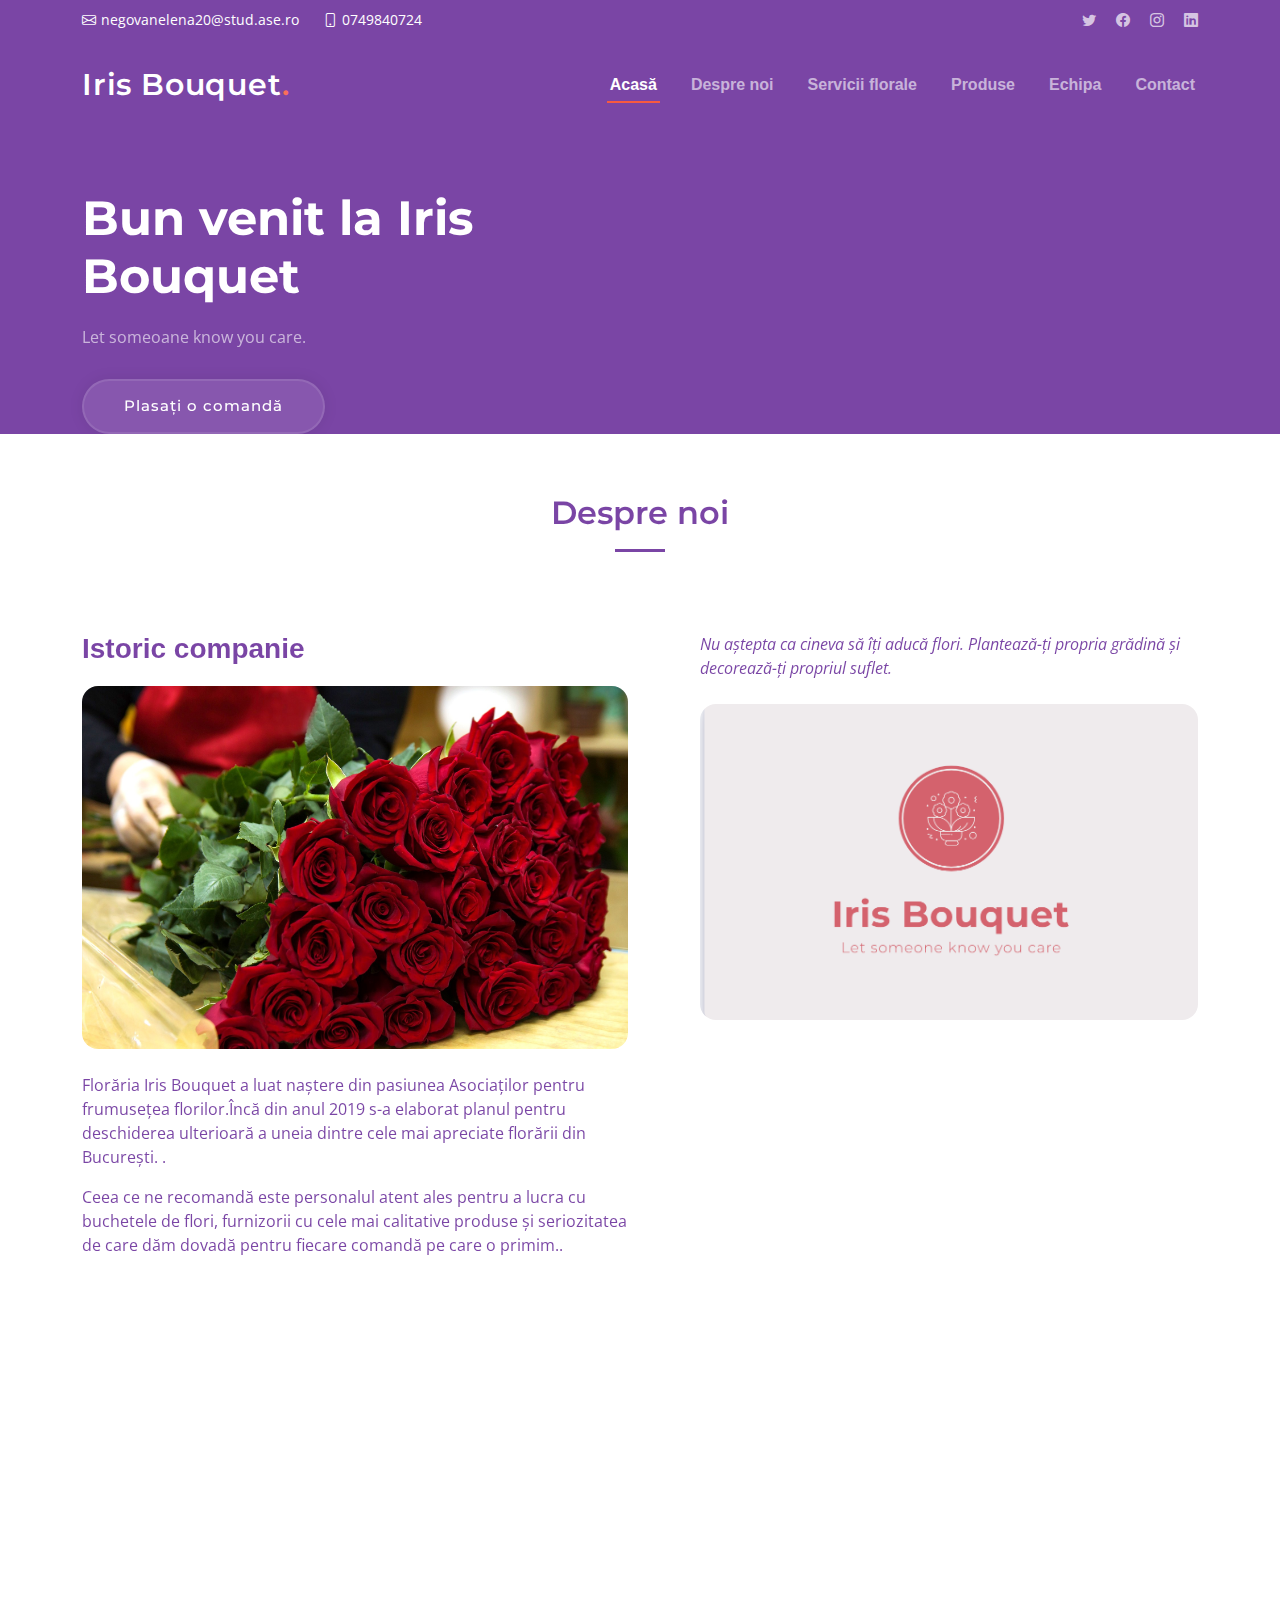
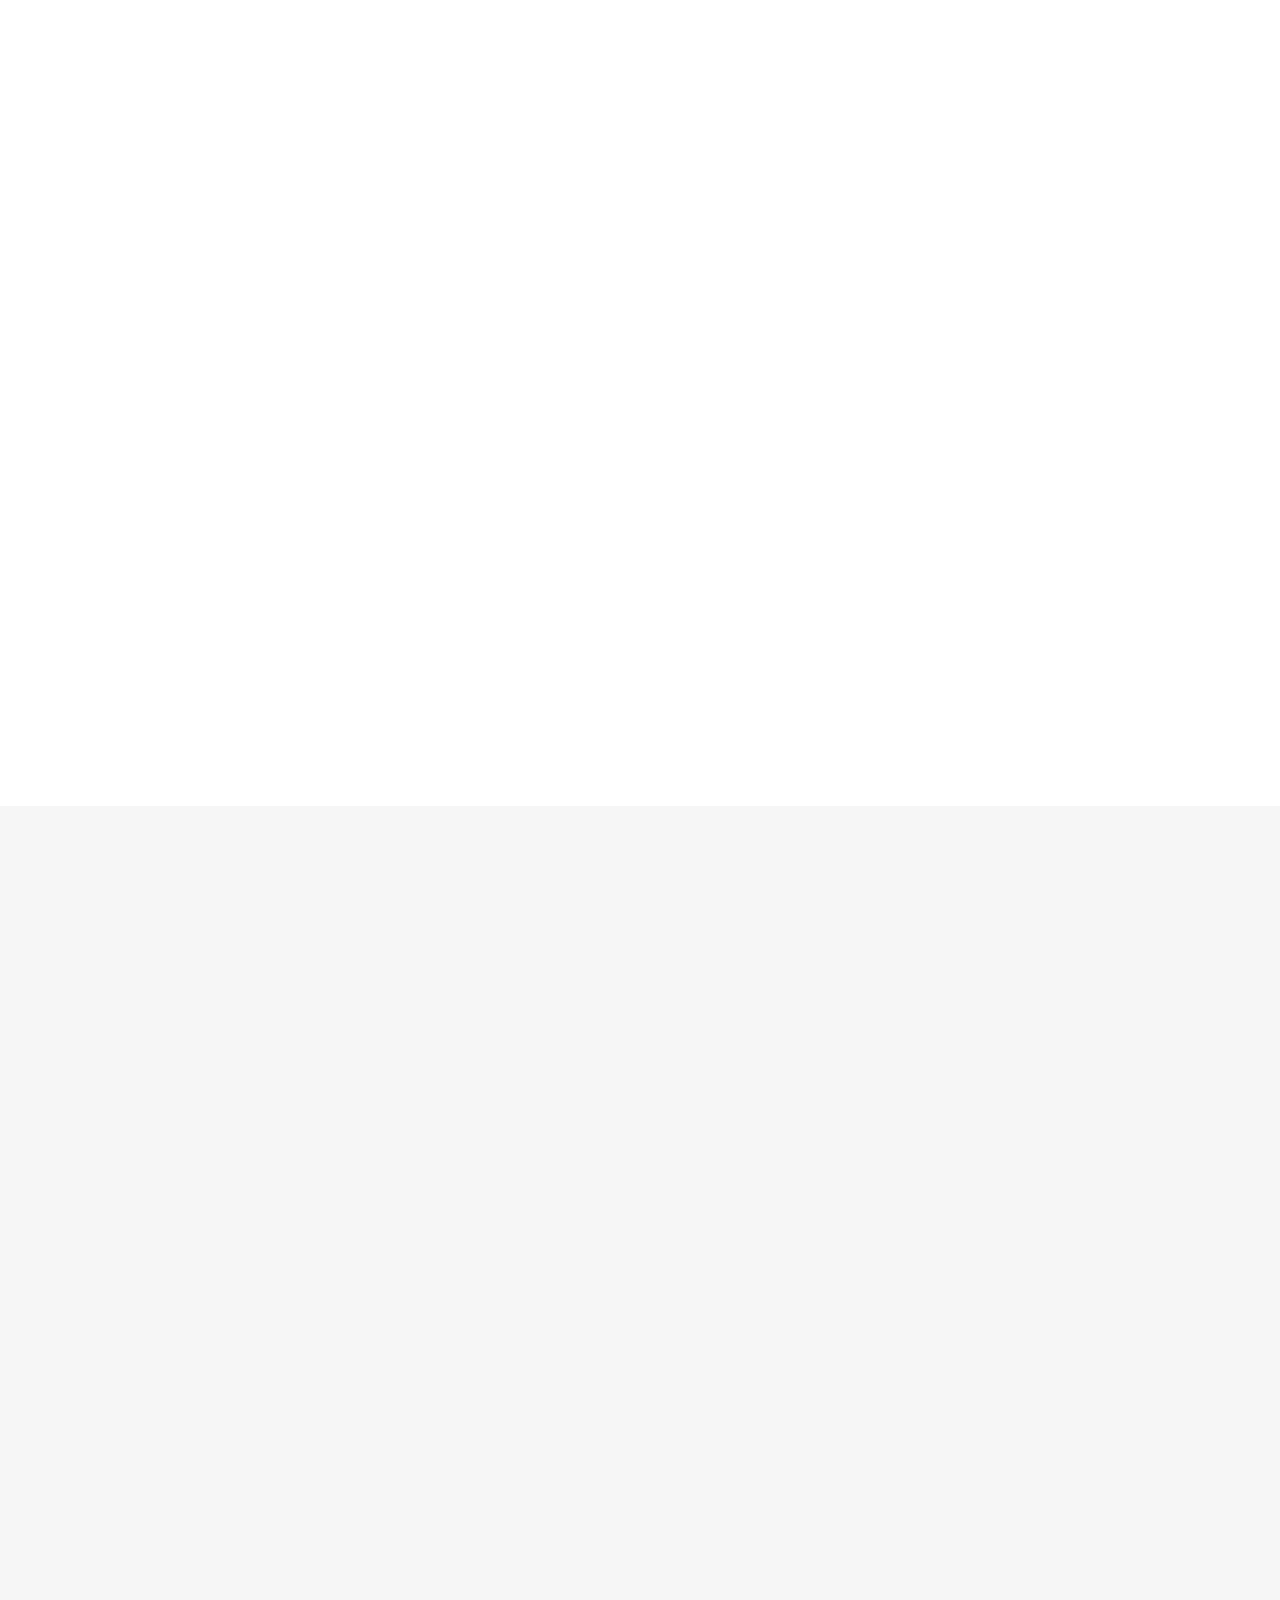
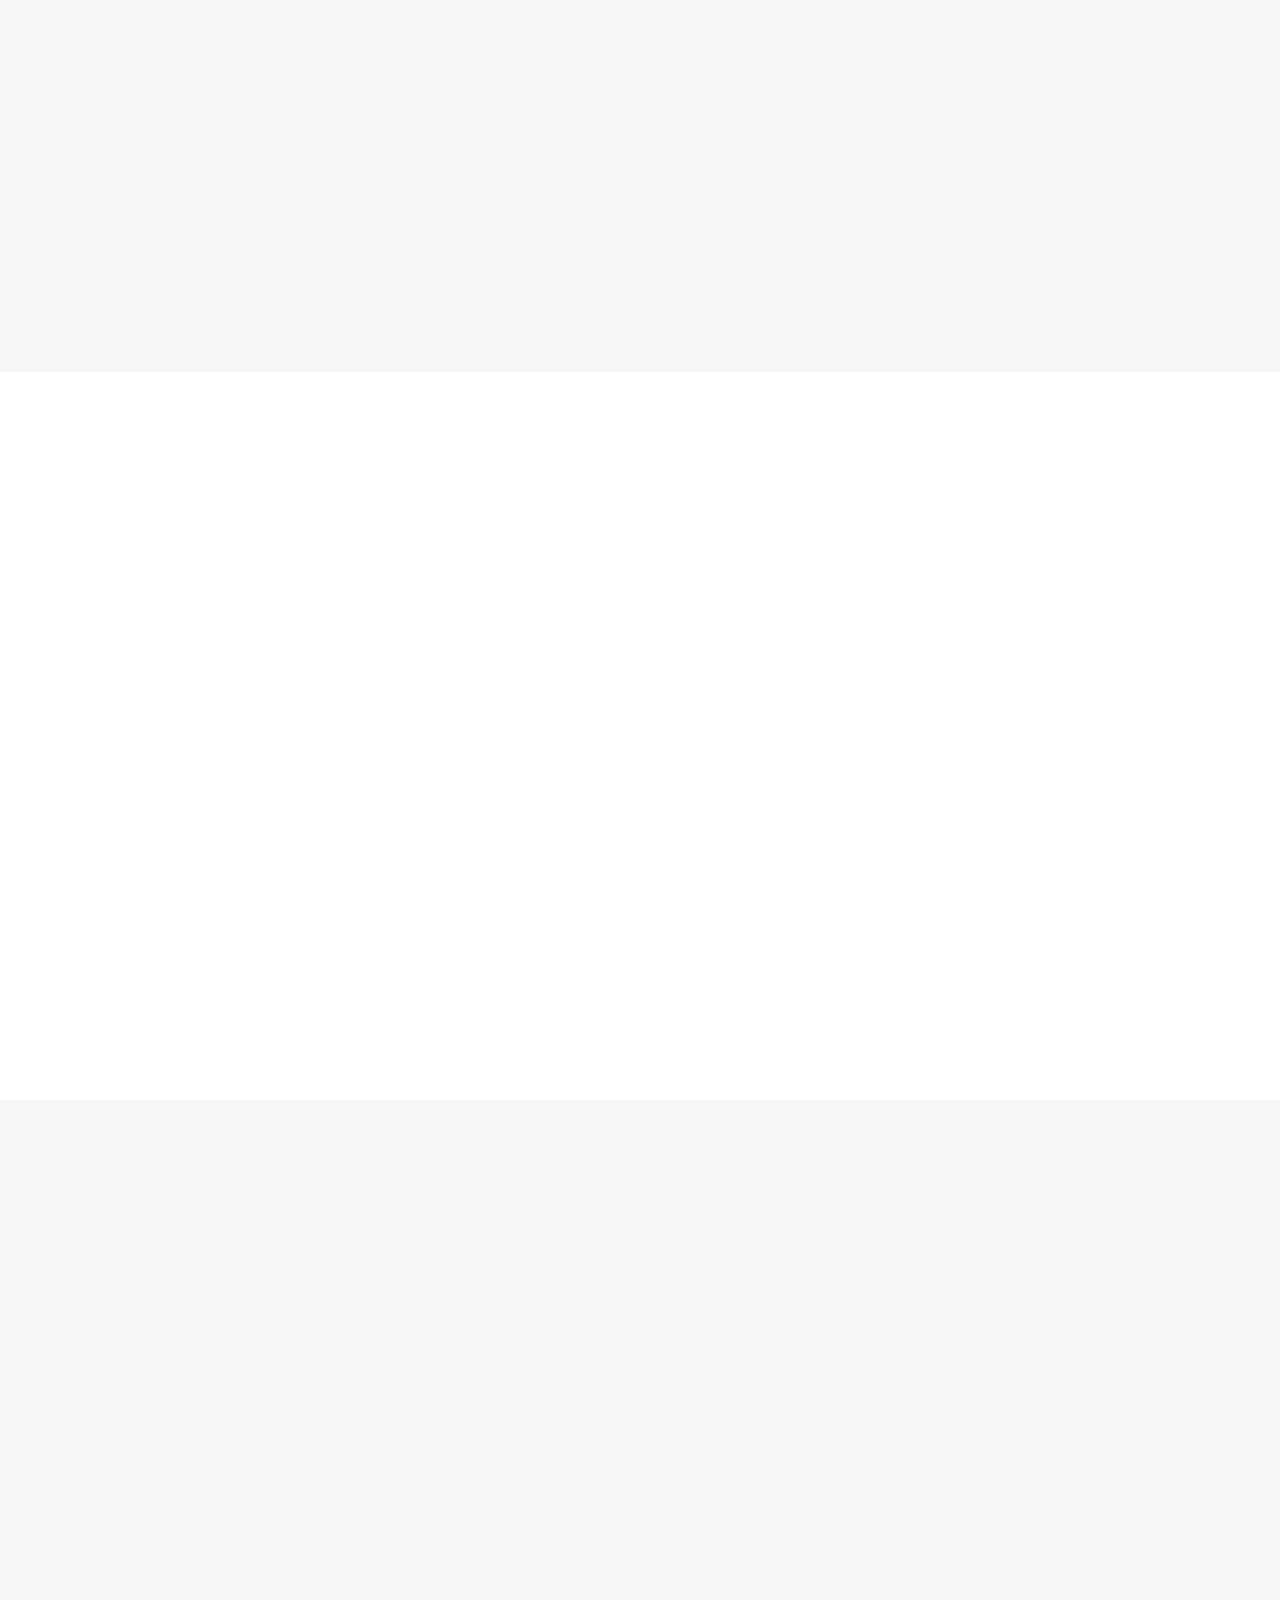
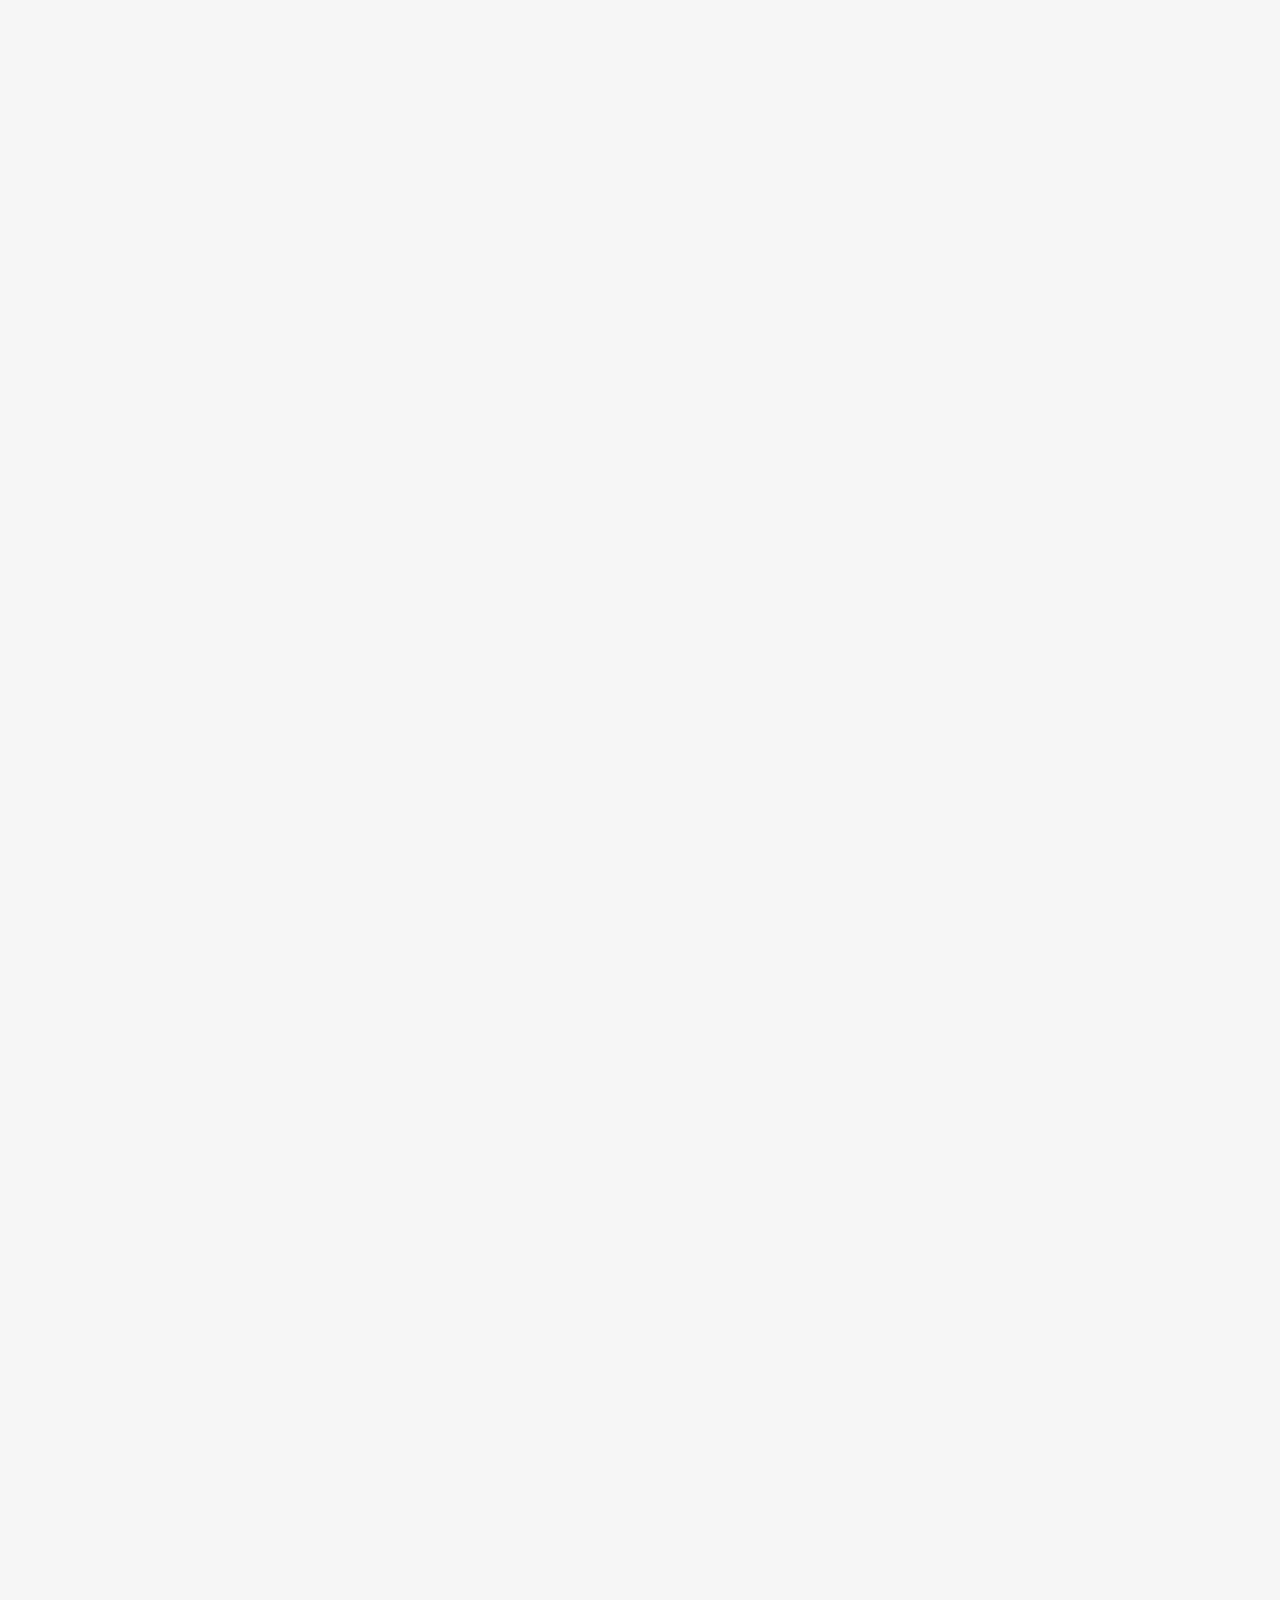
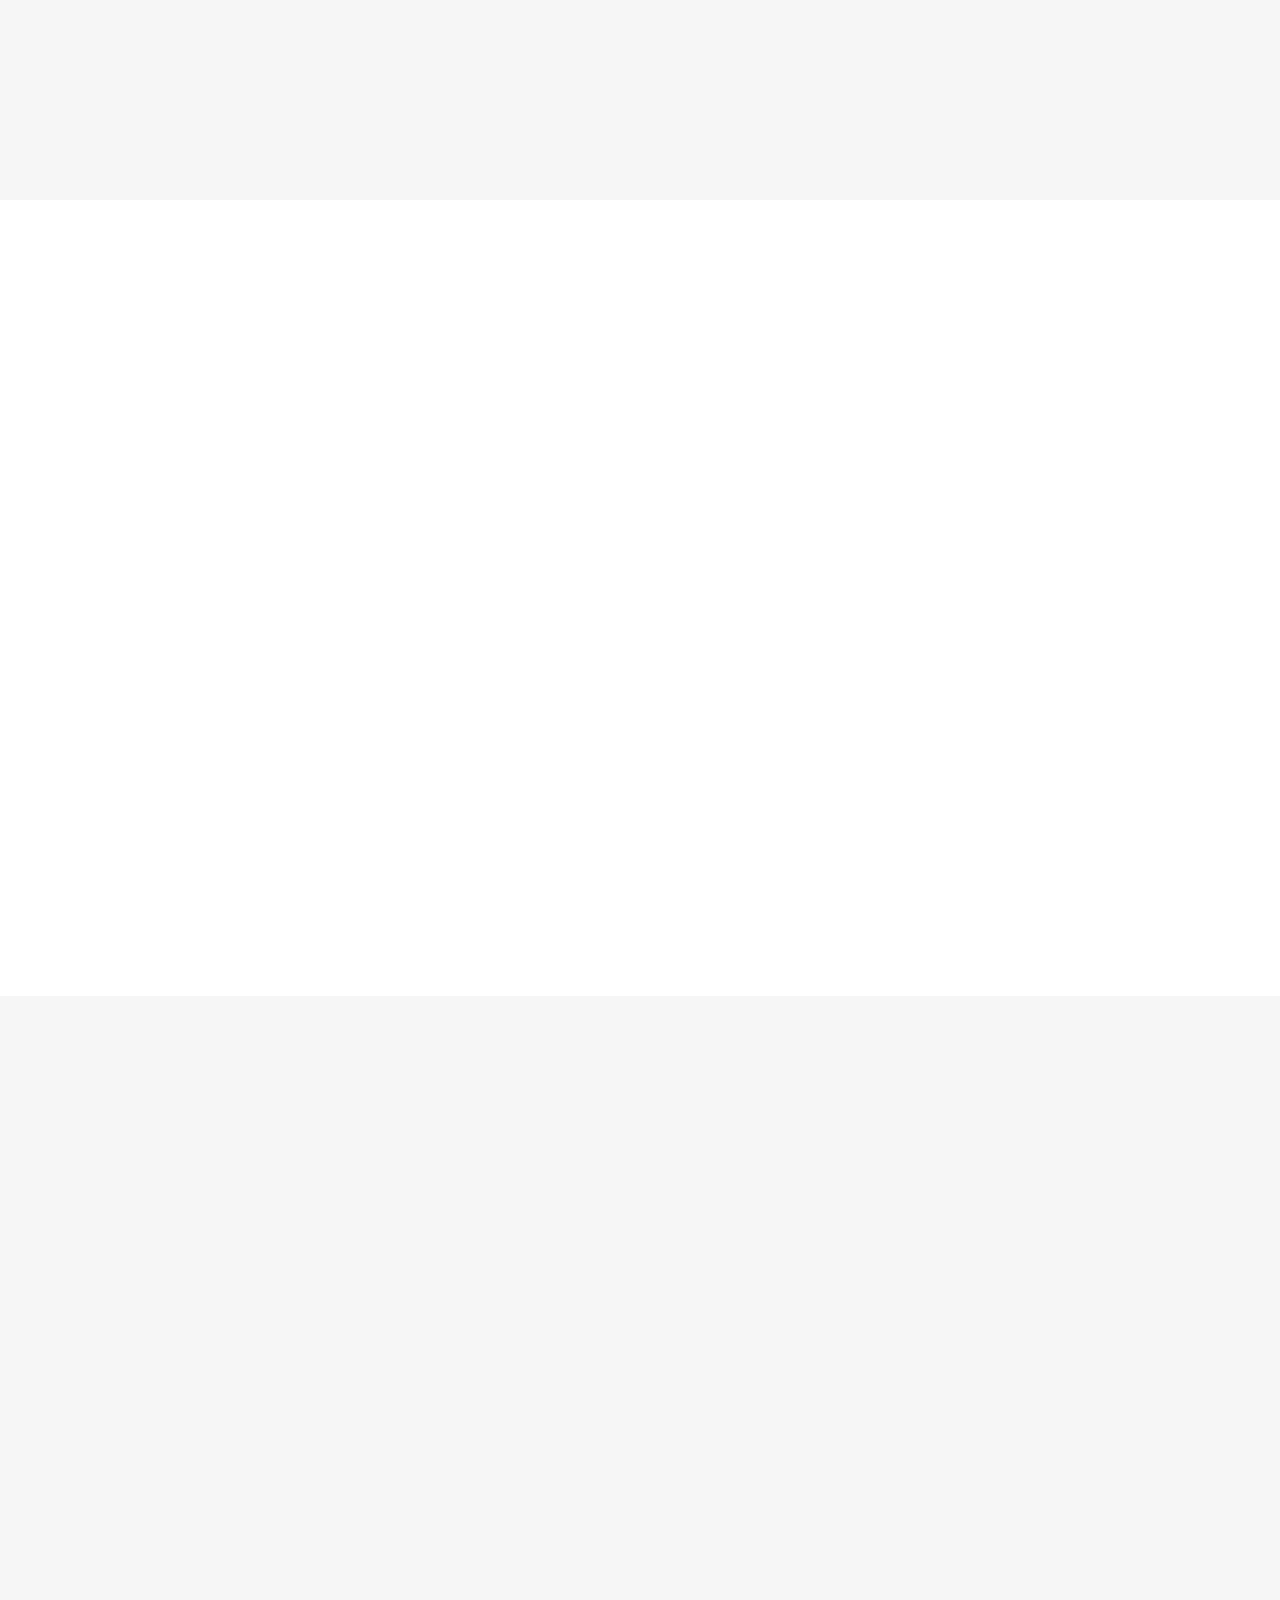
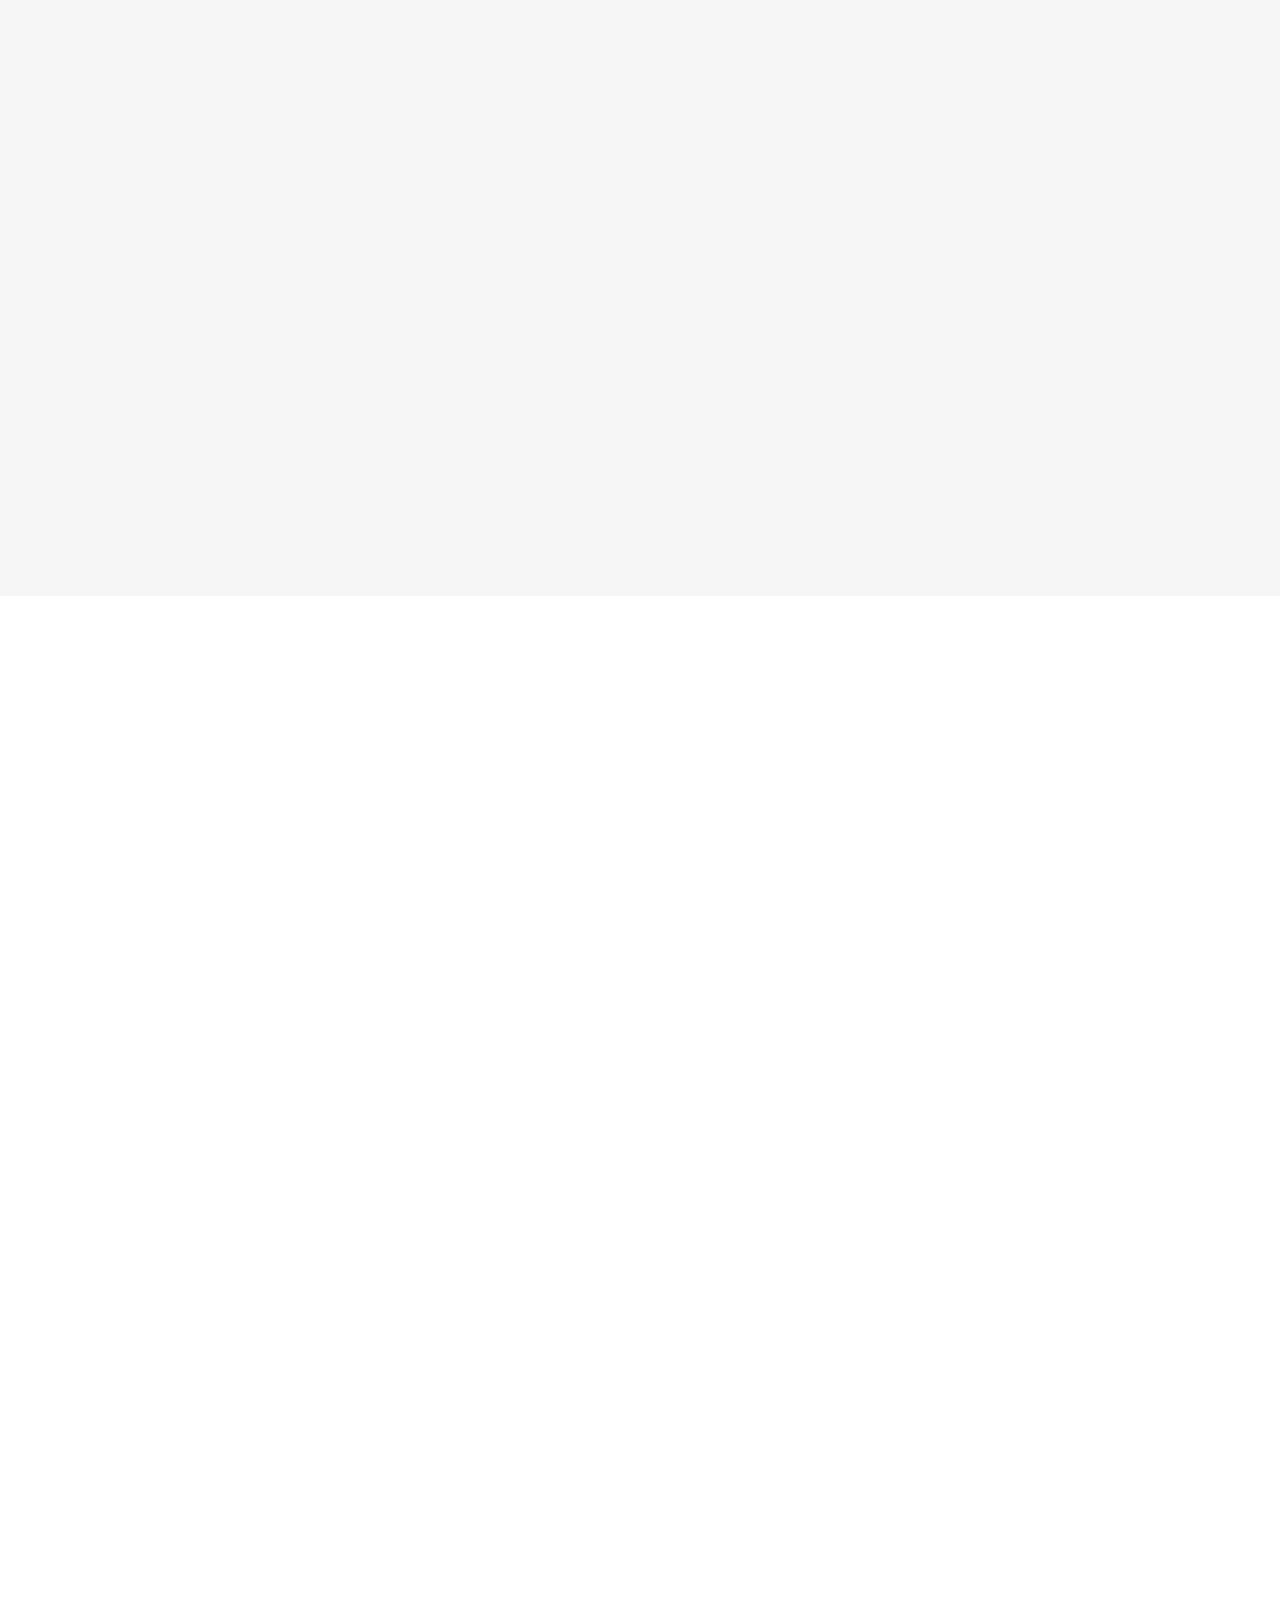
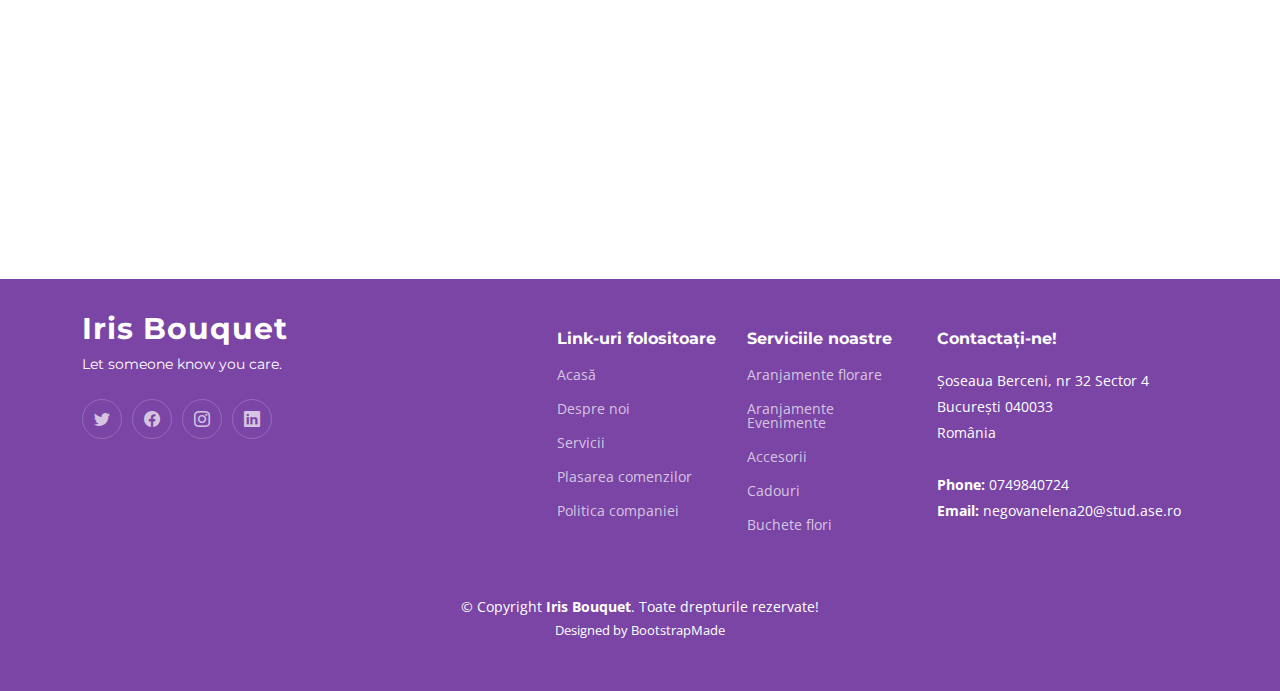
<file: index.html>
<!DOCTYPE html>
<html lang="en">

<head>
  <meta charset="utf-8">
  <meta content="width=device-width, initial-scale=1.0" name="viewport">

  <title>Iris Bouquet</title>
  <meta content="" name="description">
  <meta content="" name="keywords">

  <!-- Favicons -->
  <link href="assets/img/favicon.png" rel="icon">
  <link href="assets/img/apple-touch-icon.png" rel="apple-touch-icon">

  <!-- Google Fonts -->
  <link rel="preconnect" href="https://fonts.googleapis.com">
  <link rel="preconnect" href="https://fonts.gstatic.com" crossorigin>
  <link href="https://fonts.googleapis.com/css2?family=Open+Sans:ital,wght@0,300;0,400;0,500;0,600;0,700;1,300;1,400;1,600;1,700&family=Montserrat:ital,wght@0,300;0,400;0,500;0,600;0,700;1,300;1,400;1,500;1,600;1,700&family=Raleway:ital,wght@0,300;0,400;0,500;0,600;0,700;1,300;1,400;1,500;1,600;1,700&display=swap" rel="stylesheet">

  <!-- Vendor CSS Files -->
  <link href="assets/vendor/bootstrap/css/bootstrap.min.css" rel="stylesheet">
  <link href="assets/vendor/bootstrap-icons/bootstrap-icons.css" rel="stylesheet">
  <link href="assets/vendor/aos/aos.css" rel="stylesheet">
  <link href="assets/vendor/glightbox/css/glightbox.min.css" rel="stylesheet">
  <link href="assets/vendor/swiper/swiper-bundle.min.css" rel="stylesheet">

  <!-- Template Main CSS File -->
  <link href="assets/css/main.css" rel="stylesheet">

  <!-- =======================================================
  * Template Name: Impact
  * Updated: Mar 10 2023 with Bootstrap v5.2.3
  * Template URL: https://bootstrapmade.com/impact-bootstrap-business-website-template/
  * Author: BootstrapMade.com
  * License: https://bootstrapmade.com/license/
  ======================================================== -->
</head>

<body>

  <!-- ======= Header ======= -->
  <section id="topbar" class="topbar d-flex align-items-center">
    <div class="container d-flex justify-content-center justify-content-md-between"</div>
      <div class="contact-info d-flex align-items-center">
        <i class="bi bi-envelope d-flex align-items-center"><a href="mailto:negovanelena20@stud.ase.ro">negovanelena20@stud.ase.ro</a></i>
        <i class="bi bi-phone d-flex align-items-center ms-4"><span>0749840724</span></i>
      </div>
      <div class="social-links d-none d-md-flex align-items-center">
        <a href="#" class="twitter"><i class="bi bi-twitter"></i></a>
        <a href="#" class="facebook"><i class="bi bi-facebook"></i></a>
        <a href="#" class="instagram"><i class="bi bi-instagram"></i></a>
        <a href="#" class="linkedin"><i class="bi bi-linkedin"></i></a>
      </div>
  </section><!-- End Top Bar -->

  <header id="header" class="header d-flex align-items-center">

    <div class="container-fluid container-xl d-flex align-items-center justify-content-between">
      <a href="index.html" class="logo d-flex align-items-center">
        <!-- Uncomment the line below if you also wish to use an image logo -->
        <!-- <img src="assets/img/logo.png" alt=""> -->
        <h1>Iris Bouquet<span>.</span></h1>
      </a>
      <nav id="navbar" class="navbar">
        <ul>
          <li><a href="#hero">Acasă</a></li>
          <li><a href="#Despre">Despre noi</a></li>
          <li><a href="#Serviciiflorale">Servicii florale</a></li>
          <li><a href="#Produse">Produse</a></li>
          <li><a href="#team">Echipa</a></li>
          <li><a href="#contact">Contact</a></li>
        </ul>
      </nav><!-- .navbar -->

      <i class="mobile-nav-toggle mobile-nav-show bi bi-list"></i>
      <i class="mobile-nav-toggle mobile-nav-hide d-none bi bi-x"></i>

    </div>
  </header><!-- End Header -->
  <!-- End Header -->

  <!-- ======= Hero Section ======= -->
  <section id="hero" class="hero">
    <div class="container position-relative">
      <div class="row gy-5" data-aos="fade-in">
        <div class="col-lg-6 order-2 order-lg-1 d-flex flex-column justify-content-center text-center text-lg-start">
          <h2>Bun venit la <span>Iris Bouquet</span></h2>
          <p>Let someoane know you care.</p>
          <div class="d-flex justify-content-center justify-content-lg-start">
            <a href="#about" class="btn-get-started">Plasați o comandă</a>
        </div>
        <div class="col-lg-6 order-1 order-lg-2">
          <background: #6b71db url(../img/backgroung.jpg) center center/cover no-repeat content-box local;>
        </div>
  </section>
  <!-- End Hero Section -->

  <main id="main">

    <!-- ======= About Us Section ======= -->
    <section id="about" class="about">
      <div class="container" data-aos="fade-up">

        <div class="section-header">
          <h2>Despre noi</h2>
        </div>

        <div class="row gy-4">
          <div class="col-lg-6">
            <h3>Istoric companie</h3>
            <img src="assets/img/trand.jpg" class="img-fluid rounded-4 mb-4" alt="">
            <p>Florăria Iris Bouquet a luat naștere din pasiunea Asociaților pentru frumusețea florilor.Încă din anul 2019 s-a elaborat planul pentru deschiderea ulterioară a uneia dintre cele mai apreciate florării din București. .</p>
            <p>Ceea ce ne recomandă este personalul atent ales pentru a lucra cu buchetele de flori, furnizorii cu cele mai calitative produse și seriozitatea de care dăm dovadă pentru fiecare comandă pe care o primim..</p>
          </div>
          <div class="col-lg-6">
            <div class="content ps-0 ps-lg-5">
              <p class="fst-italic">
                Nu aștepta ca cineva să îți aducă flori. Plantează-ți propria grădină și decorează-ți propriul suflet.
              </p>
              <div class="position-relative mt-4">
                <img src="assets/img/logo.png" class="img-fluid rounded-4" alt="">
      </div>
    </section><!-- End About Us Section -->

    <!-- ======= Clients Section ======= -->
    <section id="clients" class="clients">
      <div class="container" data-aos="zoom-out">

        <div class="clients-slider swiper">
          <div class="swiper-wrapper align-items-center">
            <div class="swiper-slide"><img src="assets/img/furnizor 1.png" class="img-fluid" alt=""></div>
            <div class="swiper-slide"><img src="assets/img/furnizor 2.png" class="img-fluid" alt=""></div>
            <div class="swiper-slide"><img src="assets/img/furnizor 3.png" class="img-fluid" alt=""></div>
            <div class="swiper-slide"><img src="assets/img/furnizor44.png" class="img-fluid" alt=""></div>
            <div class="swiper-slide"><img src="assets/img/furnizor55.png" class="img-fluid" alt=""></div>
            <div class="swiper-slide"><img src="assets/img/furnizor66.png" class="img-fluid" alt=""></div>
            <div class="swiper-slide"><img src="assets/img/furnizor88.png" class="img-fluid" alt=""></div>
            <div class="swiper-slide"><img src="assets/img/furn10.png" class="img-fluid" alt=""></div>
          </div>
        </div>

      </div>
    </section><!-- End Clients Section -->

    <!-- ======= Stats Counter Section ======= -->
    <section id="stats-counter" class="stats-counter">
      <div class="container" data-aos="fade-up">

        <div class="row gy-4 align-items-center">

          <div class="col-lg-6">
            <img src="assets/img/salanuntadecorata.jpg" alt="" class="img-fluid">
          </div>

          <div class="col-lg-6">

            <div class="stats-item d-flex align-items-center">
              <span data-purecounter-start="0" data-purecounter-end="525" data-purecounter-duration="1" class="purecounter"></span>
              <p><strong>Clienți Fericiți</strong> în urma utilizării serviciilor Iris Bouquet</p>
            </div><!-- End Stats Item -->

            <div class="stats-item d-flex align-items-center">
              <span data-purecounter-start="0" data-purecounter-end="200" data-purecounter-duration="1" class="purecounter"></span>
              <p><strong>Evenimente</strong> decorate spectaculos </p>
            </div><!-- End Stats Item -->

            <div class="stats-item d-flex align-items-center">
              <span data-purecounter-start="0" data-purecounter-end="50" data-purecounter-duration="1" class="purecounter"></span>
              <p><strong>Ore</strong> petrecute pentru realizarea aranjamentelor manual</p>
            </div><!-- End Stats Item -->

          </div>

        </div>

      </div>
    </section><!-- End Stats Counter Section -->

    <!-- ======= Call To Action Section ======= -->
    <section id="call-to-action" class="call-to-action">
      <div class="container text-center" data-aos="zoom-out">
        <h3>Vino în magazinele fizice!</h3>
        <p> Florăriile Iris Bouquet se regăsesc peste tot în țară. Vino în magazinele fizice și bucură-te de o atmosferă plăcută în compania angajaților Iris Bouquet. La plasarea unei comenzi mai mari de 250 de lei, primești un voucher de 50 de lei!</p>
        <a class="cta-btn" href="#">Plasează o comandă!</a>
      </div>
    </section><!-- End Call To Action Section -->

    <!-- ======= Our Services Section ======= -->
    <section id="services" class="services sections-bg">
      <div class="container" data-aos="fade-up">

        <div class="section-header">
          <h2>Serviciile noastre</h2>
          <p>În cadrul florăriilor Iris Bouquet puteți beneficia de o serie de servicii, acestea fiind personalizate după preferințele și nevoile dumneavostră.</p>
        </div>

        <div class="row gy-4" data-aos="fade-up" data-aos-delay="100">

          <div class="col-lg-4 col-md-6">
            <div class="service-item  position-relative">
              <div class="icon">
                <i class="bi bi-hearts"></i>
              </div>
              <h3>Aranjamente florare</h3>
              <p>În cadrul acestei categori veți găsi aranjamente florare pentru ocazii speciale precum aniversări și onomastici.</p>
              <p>Florire utilizate în crearea aranjamentelor pot fi atât naturale cât și artificiale în funcție de preferința dvs.</p>
            </div>
          </div><!-- End Service Item -->

          <div class="col-lg-4 col-md-6">
            <div class="service-item position-relative">
              <div class="icon">
                <i class="bi bi-balloon-heart"></i>
              </div>
              <h3>Aranjamente Evenimente</h3>
              <p>Noi vă putem ajuta să aveți ziua perfectă cu ajutor decorațiunilor pentru evenimente importante precum nunți, botezuri sau alte evenimente speciale din viața dvs.</p>
              <p>Aranjamentele pot fi comandate online și vor fi realizate de către oameni cu experiență care vă pot garanta o calitate superioară a aranjamentului.</p>
            </div>
          </div><!-- End Service Item -->

          <div class="col-lg-4 col-md-6">
            <div class="service-item position-relative">
              <div class="icon">
                <i class="bi bi-easel"></i>
              </div>
              <h3>Buchete de flori</h3>
              <p>Florăria Iris Bouquet vă pune la dispoziție o gamă largă de flori pentru a crea buchetul perfect. Creați fericire cu ajutorul buchetelor Iris Bouquet!</p>
            </div>
          </div><!-- End Service Item -->

          <div class="col-lg-4 col-md-6">
            <div class="service-item position-relative">
              <div class="icon">
                <i class="bi bi-bounding-box-circles"></i>
              </div>
              <h3>Accesorii pentru decor</h3>
              <p>Florăria vă pune la dispoziție o gamă largă de produse de tip accesori pentru nunți și botezuri.</p>
              <p>Accesoriile pot fi realizate din flori naturale, flori artificiale sau flori din săpun.</p>
            </div>
          </div><!-- End Service Item -->

          <div class="col-lg-4 col-md-6">
            <div class="service-item position-relative">
              <div class="icon">
                <i class="bi bi-gift"></i>
              </div>
              <h3>Cadouri</h3>
              <p>În această categorie găsiți aranjamentele pentru ocazii specaile precum sărbătorile de Crăcun sau Paște. Acestea conțin obiecte suplimentare pe lângă flori astfel încât să se potrivească evenimentului respectiv.</p>
            </div>
          </div><!-- End Service Item -->

          <div class="col-lg-4 col-md-6">
            <div class="service-item position-relative">
              <div class="icon">
                <i class="bi bi-cart"></i>
              </div>
              <h3>Plante</h3>
              <p>Aici puteți găsi ghivece cu flori perfecte pentru decorarea casei,a apartamentului sau a curții. Gama de flori la ghiveci este una largă, astfel veți putea găsi exact ce vă trebuie într-un timp foarte scurt.</p>
            </div>
          </div><!-- End Service Item -->

        </div>

      </div>
    </section><!-- End Our Services Section -->

    <!-- ======= Testimonials Section ======= -->
    <section id="testimonials" class="testimonials">
      <div class="container" data-aos="fade-up">

        <div class="section-header">
          <h2>Testiomoniale</h2>
          <p>În această secțiune sunt prezentate câteva păreri ale persoanelor care au apelat la serviciile noastre.</p>
        </div>

        <div class="slides-3 swiper" data-aos="fade-up" data-aos-delay="100">
          <div class="swiper-wrapper">

            <div class="swiper-slide">
              <div class="testimonial-wrap">
                <div class="testimonial-item">
                  <div class="d-flex align-items-center">
                    <img src="assets/img/test1.jpg" class="testimonial-img flex-shrink-0" alt="">
                    <div>
                      <h3>Popescu Maria</h3>
                      <h4>Ceo &amp; Fondator</h4>
                      <div class="stars">
                        <i class="bi bi-star-fill"></i><i class="bi bi-star-fill"></i><i class="bi bi-star-fill"></i><i class="bi bi-star-fill"></i><i class="bi bi-star-fill"></i>
                      </div>
                    </div>
                  </div>
                  <p>
                    <i class="bi bi-quote quote-icon-left"></i>
                    Am comandat un aranjament florar pentru ziua de naștere a surorii mele. A fost unul dintre cele mai frumoase aranjamente pe care le-am văzut vreodată.
                    <i class="bi bi-quote quote-icon-right"></i>
                  </p>
                </div>
              </div>
            </div><!-- End testimonial item -->

            <div class="swiper-slide">
              <div class="testimonial-wrap">
                <div class="testimonial-item">
                  <div class="d-flex align-items-center">
                    <img src="assets/img/test5.jpg" class="testimonial-img flex-shrink-0" alt="">
                    <div>
                      <h3>Savu Robert</h3>
                      <h4>Paznic</h4>
                      <div class="stars">
                        <i class="bi bi-star-fill"></i><i class="bi bi-star-fill"></i><i class="bi bi-star-fill"></i><i class="bi bi-star-fill"></i><i class="bi bi-star-fill"></i>
                      </div>
                    </div>
                  </div>
                  <p>
                    <i class="bi bi-quote quote-icon-left"></i>
                    Am dat comandă de un aranjament online, iar comanda a venit destul de repede. 
                    <i class="bi bi-quote quote-icon-right"></i>
                  </p>
                </div>
              </div>
            </div><!-- End testimonial item -->

            <div class="swiper-slide">
              <div class="testimonial-wrap">
                <div class="testimonial-item">
                  <div class="d-flex align-items-center">
                    <img src="assets/img/test2.jpg" class="testimonial-img flex-shrink-0" alt="">
                    <div>
                      <h3>Nicolae Marieta</h3>
                      <h4>Profesoară</h4>
                      <div class="stars">
                        <i class="bi bi-star-fill"></i><i class="bi bi-star-fill"></i><i class="bi bi-star-fill"></i><i class="bi bi-star-fill"></i><i class="bi bi-star-fill"></i>
                      </div>
                    </div>
                  </div>
                  <p>
                    <i class="bi bi-quote quote-icon-left"></i>
                    Aranjamentele naturale sunt de o calitate înaltă. Nu mă așteptam să reziste atât de mult în aer liber.
                    <i class="bi bi-quote quote-icon-right"></i>
                  </p>
                </div>
              </div>
            </div><!-- End testimonial item -->

            <div class="swiper-slide">
              <div class="testimonial-wrap">
                <div class="testimonial-item">
                  <div class="d-flex align-items-center">
                    <img src="assets/img/test3.jpeg" class="testimonial-img flex-shrink-0" alt="">
                    <div>
                      <h3>Călin Claudia</h3>
                      <h4>Asistentă Medicală</h4>
                      <div class="stars">
                        <i class="bi bi-star-fill"></i><i class="bi bi-star-fill"></i><i class="bi bi-star-fill"></i><i class="bi bi-star-fill"></i><i class="bi bi-star-fill"></i>
                      </div>
                    </div>
                  </div>
                  <p>
                    <i class="bi bi-quote quote-icon-left"></i>
                    Mi-au plăcut foarte mult accesoriile din săpun. Textura a fost una bună, iar săpunul miroase foarte frumos.
                    <i class="bi bi-quote quote-icon-right"></i>
                  </p>
                </div>
              </div>
            </div><!-- End testimonial item -->

            <div class="swiper-slide">
              <div class="testimonial-wrap">
                <div class="testimonial-item">
                  <div class="d-flex align-items-center">
                    <img src="assets/img/test4.jpg" class="testimonial-img flex-shrink-0" alt="">
                    <div>
                      <h3>Dan Crina</h3>
                      <h4>Antreprenor</h4>
                      <div class="stars">
                        <i class="bi bi-star-fill"></i><i class="bi bi-star-fill"></i><i class="bi bi-star-fill"></i><i class="bi bi-star-fill"></i><i class="bi bi-star-fill"></i>
                      </div>
                    </div>
                  </div>
                  <p>
                    <i class="bi bi-quote quote-icon-left"></i>
                    Am apelat la aceata florărie pentru decorațiunile de nuntă. Recomand, este o florărie de încredere. 
                    <i class="bi bi-quote quote-icon-right"></i>
                  </p>
                </div>
              </div>
            </div><!-- End testimonial item -->

          </div>
          <div class="swiper-pagination"></div>
        </div>

      </div>
    </section><!-- End Testimonials Section -->

    <!-- ======= Portfolio Section ======= -->
    <section id="portfolio" class="portfolio sections-bg">
      <div class="container" data-aos="fade-up">

        <div class="section-header">
          <h2>Gama de produse</h2>
          <p>Aici puteți vedea cum arată produsele oferite de Iris Bouquet.</p>
        </div>

        <div class="portfolio-isotope" data-portfolio-filter="*" data-portfolio-layout="masonry" data-portfolio-sort="original-order" data-aos="fade-up" data-aos-delay="100">

          <div>
            <ul class="portfolio-flters">
              <li data-filter="*" class="filter-active">Produse</li>
              <li data-filter=".filter-app">Accesorii</li>
              <li data-filter=".filter-product">Aranjamente</li>
              <li data-filter=".filter-branding">Plante</li>
              <li data-filter=".filter-books">Buchete</li>
            </ul><!-- End Portfolio Filters -->
          </div>

          <div class="row gy-4 portfolio-container">

            <div class="col-xl-4 col-md-6 portfolio-item filter-app">
              <div class="portfolio-wrap">
                <a href="assets/img/portfolio/accesori1.png" data-gallery="portfolio-gallery-app" class="glightbox"><img src="assets/img/portfolio/accesori1.png" class="img-fluid" alt=""></a>
                <div class="portfolio-info">
                  <h4><a href="portfolio-details.html" title="More Details">Accesorii</a></h4>
                  <p>Accesorii pentru decorul de nuntă</p>
                </div>
              </div>
            </div><!-- End Portfolio Item -->

            <div class="col-xl-4 col-md-6 portfolio-item filter-product">
              <div class="portfolio-wrap">
                <a href="assets/img/portfolio/aranjament.jpg" data-gallery="portfolio-gallery-app" class="glightbox"><img src="assets/img/portfolio/aranjament.jpg" class="img-fluid" alt=""></a>
                <div class="portfolio-info">
                  <h4><a href="portfolio-details.html" title="More Details">Aranjament Florar</a></h4>
                  <p>Perfect pentru un cadou</p>
                </div>
              </div>
            </div><!-- End Portfolio Item -->

            <div class="col-xl-4 col-md-6 portfolio-item filter-branding">
              <div class="portfolio-wrap">
                <a href="assets/img/portfolio/planta.jpeg" data-gallery="portfolio-gallery-app" class="glightbox"><img src="assets/img/portfolio/planta.jpeg" class="img-fluid" alt=""></a>
                <div class="portfolio-info">
                  <h4><a href="portfolio-details.html" title="More Details">Ghiveci cu flori</a></h4>
                  <p>Utilizate des pentru decorul locuinței</p>
                </div>
              </div>
            </div><!-- End Portfolio Item -->

            <div class="col-xl-4 col-md-6 portfolio-item filter-books">
              <div class="portfolio-wrap">
                <a href="assets/img/portfolio/buchet.jpg" data-gallery="portfolio-gallery-app" class="glightbox"><img src="assets/img/portfolio/buchet.jpg" class="img-fluid" alt=""></a>
                <div class="portfolio-info">
                  <h4><a href="portfolio-details.html" title="More Details">Buchet Flori</a></h4>
                  <p>Buchet creat din trandafiri.</p>
                </div>
              </div>
            </div><!-- End Portfolio Item -->

            <div class="col-xl-4 col-md-6 portfolio-item filter-app">
              <div class="portfolio-wrap">
                <a href="assets/img/portfolio/accesori2.webp" data-gallery="portfolio-gallery-app" class="glightbox"><img src="assets/img/portfolio/accesori2.webp" class="img-fluid" alt=""></a>
                <div class="portfolio-info">
                  <h4><a href="portfolio-details.html" title="More Details">Accesorii</a></h4>
                  <p>Aceste accesori vor adăuga un plus de eleganță evenimentului.</p>
                </div>
              </div>
            </div><!-- End Portfolio Item -->

            <div class="col-xl-4 col-md-6 portfolio-item filter-product">
              <div class="portfolio-wrap">
                <a href="assets/img/portfolio/aranjament3.webp" data-gallery="portfolio-gallery-app" class="glightbox"><img src="assets/img/portfolio/aranjament3.webp" class="img-fluid" alt=""></a>
                <div class="portfolio-info">
                  <h4><a href="portfolio-details.html" title="More Details">Aranjament floral 18 ani</a></h4>
                  <p>Un cadou perfect pentru o persoană dragă care împlinește vârsta de 18 ani.</p>
                </div>
              </div>
            </div><!-- End Portfolio Item -->

            <div class="col-xl-4 col-md-6 portfolio-item filter-branding">
              <div class="portfolio-wrap">
                <a href="assets/img/portfolio/set-2-ghivece-cu-flori-artifciale-roz-8806.jpg" data-gallery="portfolio-gallery-app" class="glightbox"><img src="assets/img/portfolio/set-2-ghivece-cu-flori-artifciale-roz-8806.jpg" class="img-fluid" alt=""></a>
                <div class="portfolio-info">
                  <h4><a href="portfolio-details.html" title="More Details">Ghiveci cu flori</a></h4>
                  <p>Perfecte pentru decorul locuinței și a grădinii.</p>
                </div>
              </div>
            </div><!-- End Portfolio Item -->

            <div class="col-xl-4 col-md-6 portfolio-item filter-books">
              <div class="portfolio-wrap">
                <a href="assets/img/portfolio/buchetiris.jpg" data-gallery="portfolio-gallery-app" class="glightbox"><img src="assets/img/portfolio/buchetiris.jpg" class="img-fluid" alt=""></a>
                <div class="portfolio-info">
                  <h4><a href="portfolio-details.html" title="More Details">Buchet Iris</a></h4>
                  <p>Buchetul tradițional de flori al magazinului. Un buchet plin de istorie.</p>
                </div>
              </div>
            </div><!-- End Portfolio Item -->

            <div class="col-xl-4 col-md-6 portfolio-item filter-app">
              <div class="portfolio-wrap">
                <a href="assets/img/portfolio/accesori3.webp" data-gallery="portfolio-gallery-app" class="glightbox"><img src="assets/img/portfolio/accesori3.webp" class="img-fluid" alt=""></a>
                <div class="portfolio-info">
                  <h4><a href="portfolio-details.html" title="More Details">Cocarde</a></h4>
                  <p>Accesori nuntă</p>
                </div>
              </div>
            </div><!-- End Portfolio Item -->

            <div class="col-xl-4 col-md-6 portfolio-item filter-product">
              <div class="portfolio-wrap">
                <a href="assets/img/portfolio/âaranjamnet2.jpg" data-gallery="portfolio-gallery-app" class="glightbox"><img src="assets/img/portfolio/âaranjamnet2.jpg" class="img-fluid" alt=""></a>
                <div class="portfolio-info">
                  <h4><a href="portfolio-details.html" title="More Details">Aranjament florar</a></h4>
                  <p>Aranjamentele pot fi făcute din ce flori doriți dvs.</p>
                </div>
              </div>
            </div><!-- End Portfolio Item -->

            <div class="col-xl-4 col-md-6 portfolio-item filter-branding">
              <div class="portfolio-wrap">
                <a href="assets/img/portfolio/plante.webp" data-gallery="portfolio-gallery-app" class="glightbox"><img src="assets/img/portfolio/plante.webp" class="img-fluid" alt=""></a>
                <div class="portfolio-info">
                  <h4><a href="portfolio-details.html" title="More Details">Ghiveci cu flori</a></h4>
                  <p>Acest tip de flori necesită îngrijire minimă.</p>
                </div>
              </div>
            </div><!-- End Portfolio Item -->

            <div class="col-xl-4 col-md-6 portfolio-item filter-books">
              <div class="portfolio-wrap">
                <a href="assets/img/portfolio/buchetflori3.jpg" data-gallery="portfolio-gallery-app" class="glightbox"><img src="assets/img/portfolio/buchetflori3.jpg" class="img-fluid" alt=""></a>
                <div class="portfolio-info">
                  <h4><a href="portfolio-details.html" title="More Details">Buchet Flori</a></h4>
                  <p>Buchet realizat pe baza unei tematici.</p>
                </div>
              </div>
            </div><!-- End Portfolio Item -->

          </div><!-- End Portfolio Container -->

        </div>

      </div>
    </section><!-- End Portfolio Section -->

    <!-- ======= Our Team Section ======= -->
    <section id="team" class="team">
      <div class="container" data-aos="fade-up">

        <div class="section-header">
          <h2>Echipa noastră</h2>
          <p>Echipa noastră este formată din persoane pasionate de flori și ne dorim să ajutăm cât mai mulți clienți în găsirea cadoului perfect. Ne mândrim cu magazinul nostru și sperăm să avem un viitor din ce în ce mai frumos!</p>
        </div>

        <div class="row gy-4">

          <div class="col-xl-3 col-md-6 d-flex" data-aos="fade-up" data-aos-delay="100">
            <div class="member">
              <img src="assets/img/team/andreea.jpg" class="img-fluid" alt="">
              <h4>Nebunu Andreea Cristina</h4>
              <span>Studentă</span>
              <div class="social">
                <a href=""><i class="bi bi-twitter"></i></a>
                <a href=""><i class="bi bi-facebook"></i></a>
                <a href=""><i class="bi bi-instagram"></i></a>
                <a href=""><i class="bi bi-linkedin"></i></a>
              </div>
            </div>
          </div><!-- End Team Member -->

          <div class="col-xl-3 col-md-6 d-flex" data-aos="fade-up" data-aos-delay="200">
            <div class="member">
              <img src="assets/img/team/roxana.jpg" class="img-fluid" alt="">
              <h4>Negovan Elena Roxana</h4>
              <span>Studentă</span>
              <div class="social">
                <a href=""><i class="bi bi-twitter"></i></a>
                <a href=""><i class="bi bi-facebook"></i></a>
                <a href=""><i class="bi bi-instagram"></i></a>
                <a href=""><i class="bi bi-linkedin"></i></a>
              </div>
            </div>
          </div><!-- End Team Member -->

          <div class="col-xl-3 col-md-6 d-flex" data-aos="fade-up" data-aos-delay="300">
            <div class="member">
              <img src="assets/img/team/larisa.jpg" class="img-fluid" alt="">
              <h4>Nicolae Larisa Stefanian</h4>
              <span>Studentă</span>
              <div class="social">
                <a href=""><i class="bi bi-twitter"></i></a>
                <a href=""><i class="bi bi-facebook"></i></a>
                <a href=""><i class="bi bi-instagram"></i></a>
                <a href=""><i class="bi bi-linkedin"></i></a>
              </div>
            </div>
          </div><!-- End Team Member -->

        </div>

      </div>
    </section><!-- End Our Team Section -->

    <!-- ======= Pricing Section ======= -->
    <section id="pricing" class="pricing sections-bg">
      <div class="container" data-aos="fade-up">

        <div class="section-header">
          <h2>Prețuri</h2>
          <p>Florăria Iris Bouquet se mândrește cu faptul că poate să ofere servicii de calitate la prețuri mici!</p>
        </div>

        <div class="row g-4 py-lg-5" data-aos="zoom-out" data-aos-delay="100">

          <div class="col-lg-4">
            <div class="pricing-item">
              <h3>Cadou Crăciun</h3>
              <div class="icon">
                <i class="bi bi-flower1"></i>
              </div>
              <h4>Începând de la 60 lei</h4>
              <ul>
                <li><i class="bi bi-check"></i> Flori naturale</li>
                <li><i class="bi bi-check"></i> Conuri naturale</li>
                <li><i class="bi bi-check"></i> Rezistența este una de durată</li>
              </ul>
              <div class="text-center"><a href="#" class="buy-btn">Rezervați acum!</a></div>
            </div>
          </div><!-- End Pricing Item -->

          <div class="col-lg-4">
            <div class="pricing-item featured">
              <h3>Buchete</h3>
              <div class="icon">
                <i class="bi bi-flower2"></i>
              </div>

              <h4>Începând de la 100 de lei</h4>
              <ul>
                <li><i class="bi bi-check"></i> Gamă largă de flori</li>
                <li><i class="bi bi-check"></i>Modele rare de flori</li>
                <li><i class="bi bi-check"></i> Reduceri la al 2-lea buchet cumpărat</li>
                <li><i class="bi bi-check"></i> Poate fi personalizat</li>
                <li><i class="bi bi-check"></i> Livrat în maxim 2 zile </li>
              </ul>
              <div class="text-center"><a href="#" class="buy-btn">Cumpărați acum!</a></div>
            </div>
          </div><!-- End Pricing Item -->

          <div class="col-lg-4">
            <div class="pricing-item">
              <h3>Accesorii</h3>
              <div class="icon">
                <i class="bi bi-flower3"></i>
              </div>
              <h4>Începând de la 120 de lei</h4>
              <ul>
                <li><i class="bi bi-check"></i> Cocarde</li>
                <li><i class="bi bi-check"></i> Accesorii sală de nuntă</li>
                <li><i class="bi bi-check"></i> Accesorii sală de botez</li>
                <li><i class="bi bi-check"></i> Accesorii pentru aranjamentele florale</li>
                <li><i class="bi bi-check"></i> Transport gratuit oriunde în țară la comenzile care depășesc suma de 500 de lei.</li>
              </ul>
              <div class="text-center"><a href="#" class="buy-btn">Cumpărați acum!</a></div>
            </div>
          </div><!-- End Pricing Item -->

        </div>

      </div>
    </section><!-- End Pricing Section -->

    <!-- ======= Frequently Asked Questions Section ======= -->
    <section id="faq" class="faq">
      <div class="container" data-aos="fade-up">

        <div class="row gy-4">

          <div class="col-lg-4">
            <div class="content px-xl-5">
              <h3>Răspunsuri la <strong>întrebările puse cel mai recent</strong></h3>
              <p>
               În această secțiune sunt prezentate întrebările pe care le primim cel mai des de la clienți, dar și răspunsurile acestora. Dacă sunțeti nelămuriți în legătură cuun produs vî rugam să sunați la numărul de telefon afișat pe site sau să trimiteți un mail. Mulțumim! 
              </p>
            </div>
          </div>

          <div class="col-lg-8">

            <div class="accordion accordion-flush" id="faqlist" data-aos="fade-up" data-aos-delay="100">

              <div class="accordion-item">
                <h3 class="accordion-header">
                  <button class="accordion-button collapsed" type="button" data-bs-toggle="collapse" data-bs-target="#faq-content-1">
                    <span class="num">1.</span>
                   Este adevărat că florile utilizate pentru nunți sunt adevărate?
                  </button>
                </h3>
                <div id="faq-content-1" class="accordion-collapse collapse" data-bs-parent="#faqlist">
                  <div class="accordion-body">
                  Da, acest lucru este adevărat. Lucrăm cu furnizori din întreaga țară pentru a vă aduce în față produse de o înaltă calitate, astfel florile sunt aduse în magazine de 2 ori pe săptămână. 
                  </div>
                </div>
              </div><!-- # Faq item-->

              <div class="accordion-item">
                <h3 class="accordion-header">
                  <button class="accordion-button collapsed" type="button" data-bs-toggle="collapse" data-bs-target="#faq-content-2">
                    <span class="num">2.</span>
                    Livrați și în zonele rurale din țară?
                  </button>
                </h3>
                <div id="faq-content-2" class="accordion-collapse collapse" data-bs-parent="#faqlist">
                  <div class="accordion-body">
                  Da, dispunem de o firma de transport care ne ajută să livram comenzile oriunde în țară. 
                  </div>
                </div>
              </div><!-- # Faq item-->

              <div class="accordion-item">
                <h3 class="accordion-header">
                  <button class="accordion-button collapsed" type="button" data-bs-toggle="collapse" data-bs-target="#faq-content-3">
                    <span class="num">3.</span>
                    Se pot face rezervări?
                  </button>
                </h3>
                <div id="faq-content-3" class="accordion-collapse collapse" data-bs-parent="#faqlist">
                  <div class="accordion-body">
                  Doar în cazul buchetelor de flori și al ghivecelor cu flori se poate face o rezervare, însă clientul trebuie să vină să ridice comanda în 3 zile lucrătoare. 
                  </div>
                </div>
              </div><!-- # Faq item-->

              <div class="accordion-item">
                <h3 class="accordion-header">
                  <button class="accordion-button collapsed" type="button" data-bs-toggle="collapse" data-bs-target="#faq-content-4">
                    <span class="num">4.</span>
                    Livrarea este gratuită?
                  </button>
                </h3>
                <div id="faq-content-4" class="accordion-collapse collapse" data-bs-parent="#faqlist">
                  <div class="accordion-body">
                Livrarea este gratuită doar în cazul comenzilor care depășesc o anumită sumă de bani, de exemplu în cazul accesoriilor livrarea este gratuită cand comanda are valoare de 500 de lei. 
                  </div>
                </div>
              </div><!-- # Faq item-->

              <div class="accordion-item">
                <h3 class="accordion-header">
                  <button class="accordion-button collapsed" type="button" data-bs-toggle="collapse" data-bs-target="#faq-content-5">
                    <span class="num">5.</span>
                    Prețurile afișate sunt cele reale?
                  </button>
                </h3>
                <div id="faq-content-5" class="accordion-collapse collapse" data-bs-parent="#faqlist">
                  <div class="accordion-body">
                  Prețurile apărute pe site sunt cele reale și sunt actualizate constant. 
                  </div>
                </div>
              </div><!-- # Faq item-->

            </div>

          </div>
        </div>

      </div>
    </section><!-- End Frequently Asked Questions Section -->


    <!-- ======= Contact Section ======= -->
    <section id="contact" class="contact">
      <div class="container" data-aos="fade-up">

        <div class="section-header">
          <h2>Contact</h2>
          <p>Ne puteți contacta prin următoarele metode</p>
        </div>

        <div class="row gx-lg-0 gy-4">

          <div class="col-lg-4">

            <div class="info-container d-flex flex-column align-items-center justify-content-center">
              <div class="info-item d-flex">
                <i class="bi bi-geo-alt flex-shrink-0"></i>
                <div>
                  <h4>Locație:</h4>
                  <p>Strada Șoșeaua Berceni, nr.32, Sector 4, București 040033</p>
                </div>
              </div><!-- End Info Item -->

              <div class="info-item d-flex">
                <i class="bi bi-envelope flex-shrink-0"></i>
                <div>
                  <h4>Email:</h4>
                  <p>negovanroxana20@stud.ase.ro</p>
                </div>
              </div><!-- End Info Item -->

              <div class="info-item d-flex">
                <i class="bi bi-phone flex-shrink-0"></i>
                <div>
                  <h4>Telefon:</h4>
                  <p>0749840724</p>
                </div>
              </div><!-- End Info Item -->

              <div class="info-item d-flex">
                <i class="bi bi-clock flex-shrink-0"></i>
                <div>
                  <h4>Program:</h4>
                  <p>Luni-Sâmbătă: 09:00-21:00</p>
                </div>
              </div><!-- End Info Item -->
            </div>

          </div>

          <div class="col-lg-8">
            <form action="forms/contact.php" method="post" role="form" class="php-email-form">
              <div class="row">
                <div class="col-md-6 form-group">
                  <input type="text" name="name" class="form-control" id="name" placeholder="Numele tău" required>
                </div>
                <div class="col-md-6 form-group mt-3 mt-md-0">
                  <input type="email" class="form-control" name="email" id="email" placeholder="Adresa de mail" required>
                </div>
              </div>
              <div class="form-group mt-3">
                <input type="text" class="form-control" name="subject" id="subject" placeholder="Subiect" required>
              </div>
              <div class="form-group mt-3">
                <textarea class="form-control" name="message" rows="7" placeholder="Mesaj" required></textarea>
              </div>
              <div class="my-3">
                <div class="loading">Loading</div>
                <div class="error-message"></div>
                <div class="sent-message">Mesajul dvs. a fost trimis. Vă mulțumim!</div>
              </div>
              <div class="text-center"><button type="Trimis">Trimite Mesajul</button></div>
            </form>
          </div><!-- End Contact Form -->

        </div>

      </div>
    </section><!-- End Contact Section -->

  </main><!-- End #main -->

  <!-- ======= Footer ======= -->
  <footer id="footer" class="footer">

    <div class="container">
      <div class="row gy-4">
        <div class="col-lg-5 col-md-12 footer-info">
          <a href="index.html" class="logo d-flex align-items-center">
            <span>Iris Bouquet</span>
          </a>
          <p>Let someone know you care.</p>
          <div class="social-links d-flex mt-4">
            <a href="#" class="twitter"><i class="bi bi-twitter"></i></a>
            <a href="#" class="facebook"><i class="bi bi-facebook"></i></a>
            <a href="#" class="instagram"><i class="bi bi-instagram"></i></a>
            <a href="#" class="linkedin"><i class="bi bi-linkedin"></i></a>
          </div>
        </div>

        <div class="col-lg-2 col-6 footer-links">
          <h4>Link-uri folositoare</h4>
          <ul>
            <li><a href="#">Acasă</a></li>
            <li><a href="#">Despre noi</a></li>
            <li><a href="#">Servicii</a></li>
            <li><a href="#">Plasarea comenzilor</a></li>
            <li><a href="#">Politica companiei</a></li>
          </ul>
        </div>

        <div class="col-lg-2 col-6 footer-links">
          <h4>Serviciile noastre</h4>
          <ul>
            <li><a href="#">Aranjamente florare</a></li>
            <li><a href="#">Aranjamente Evenimente</a></li>
            <li><a href="#">Accesorii</a></li>
            <li><a href="#">Cadouri</a></li>
            <li><a href="#">Buchete flori</a></li>
          </ul>
        </div>

        <div class="col-lg-3 col-md-12 footer-contact text-center text-md-start">
          <h4>Contactați-ne!</h4>
          <p>
            Șoseaua Berceni, nr 32 Sector 4 <br>
            București 040033<br>
            România <br><br>
            <strong>Phone:</strong> 0749840724<br>
            <strong>Email:</strong> negovanelena20@stud.ase.ro<br>
          </p>

        </div>

      </div>
    </div>

    <div class="container mt-4">
      <div class="copyright">
        &copy; Copyright <strong><span>Iris Bouquet</span></strong>. Toate drepturile rezervate!
      </div>
      <div class="credits">
        <!-- All the links in the footer should remain intact. -->
        <!-- You can delete the links only if you purchased the pro version. -->
        <!-- Licensing information: https://bootstrapmade.com/license/ -->
        <!-- Purchase the pro version with working PHP/AJAX contact form: https://bootstrapmade.com/impact-bootstrap-business-website-template/ -->
        Designed by <a href="https://bootstrapmade.com/">BootstrapMade</a>
      </div>
    </div>

  </footer><!-- End Footer -->
  <!-- End Footer -->

  <a href="#" class="scroll-top d-flex align-items-center justify-content-center"><i class="bi bi-arrow-up-short"></i></a>

  <div id="preloader"></div>

  <!-- Vendor JS Files -->
  <script src="assets/vendor/bootstrap/js/bootstrap.bundle.min.js"></script>
  <script src="assets/vendor/aos/aos.js"></script>
  <script src="assets/vendor/glightbox/js/glightbox.min.js"></script>
  <script src="assets/vendor/purecounter/purecounter_vanilla.js"></script>
  <script src="assets/vendor/swiper/swiper-bundle.min.js"></script>
  <script src="assets/vendor/isotope-layout/isotope.pkgd.min.js"></script>
  <script src="assets/vendor/php-email-form/validate.js"></script>

  <!-- Template Main JS File -->
  <script src="assets/js/main.js"></script>

</body>

</html>
</file>
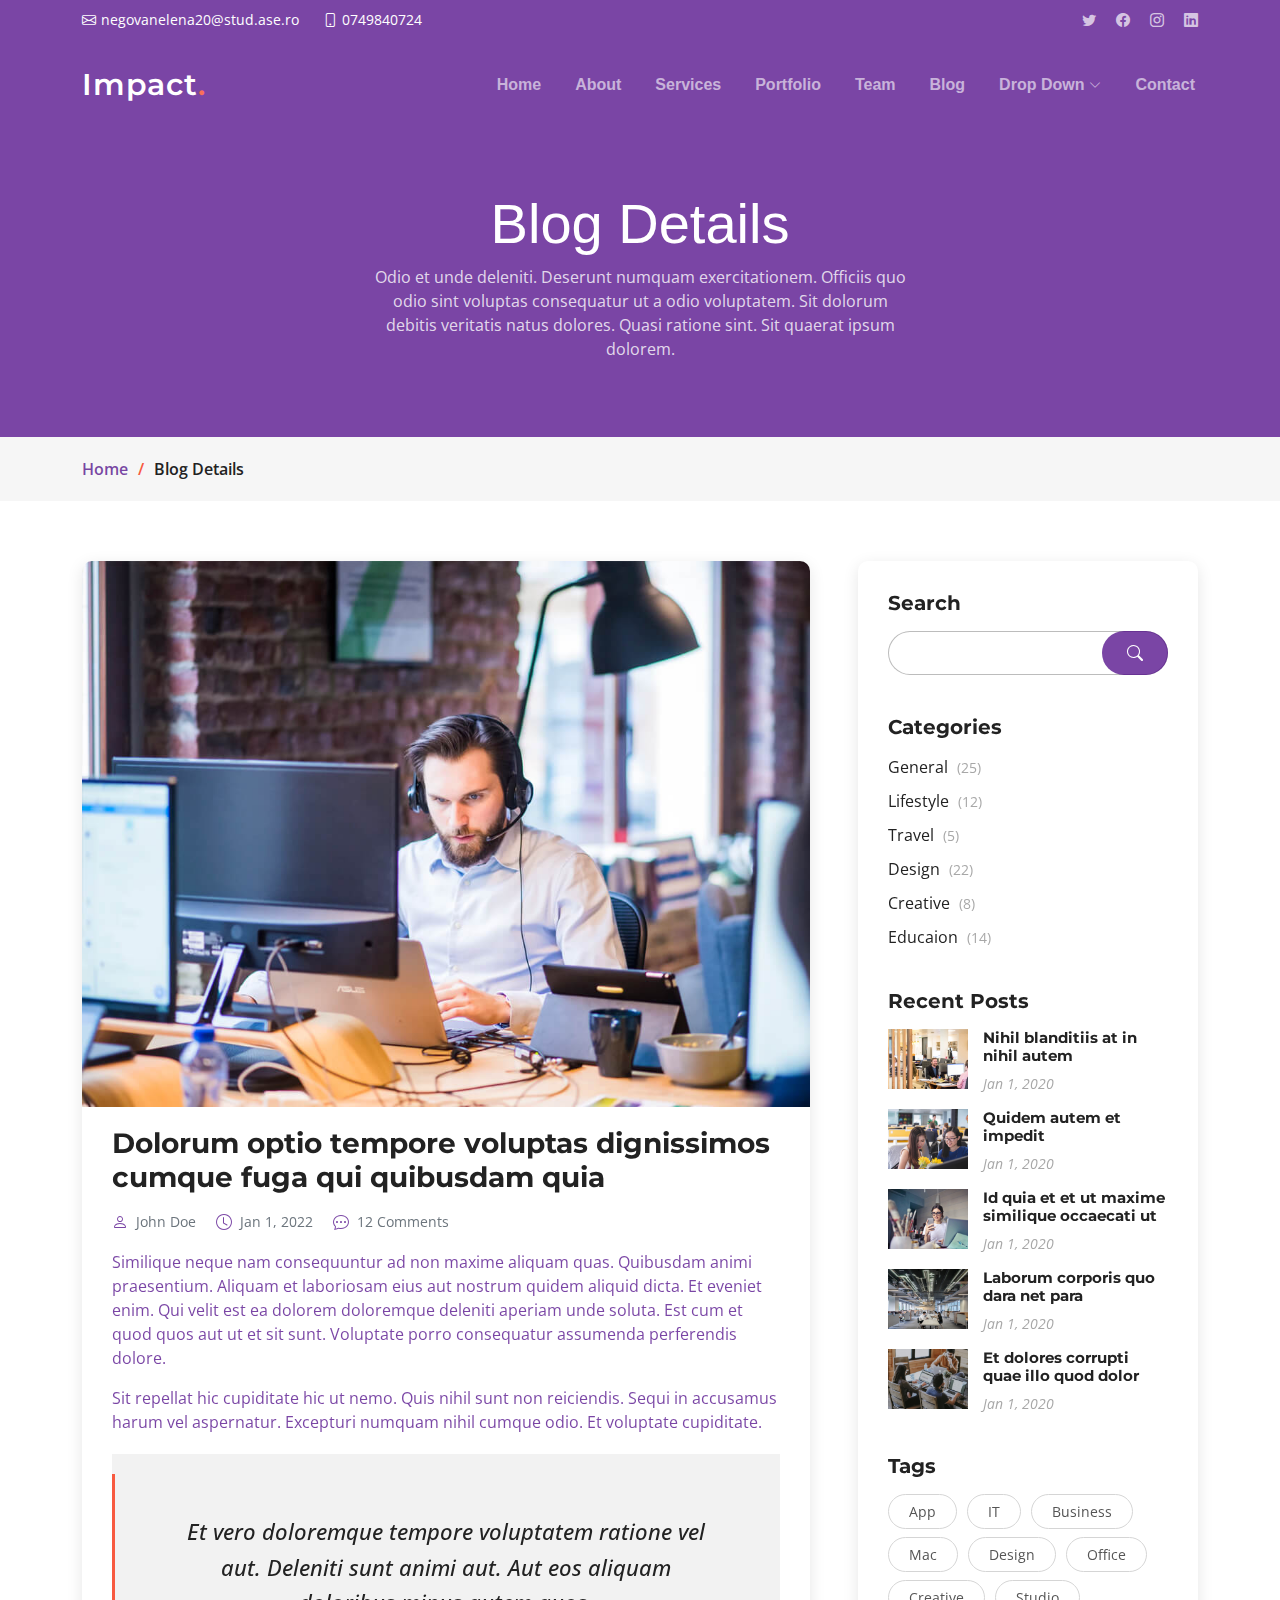
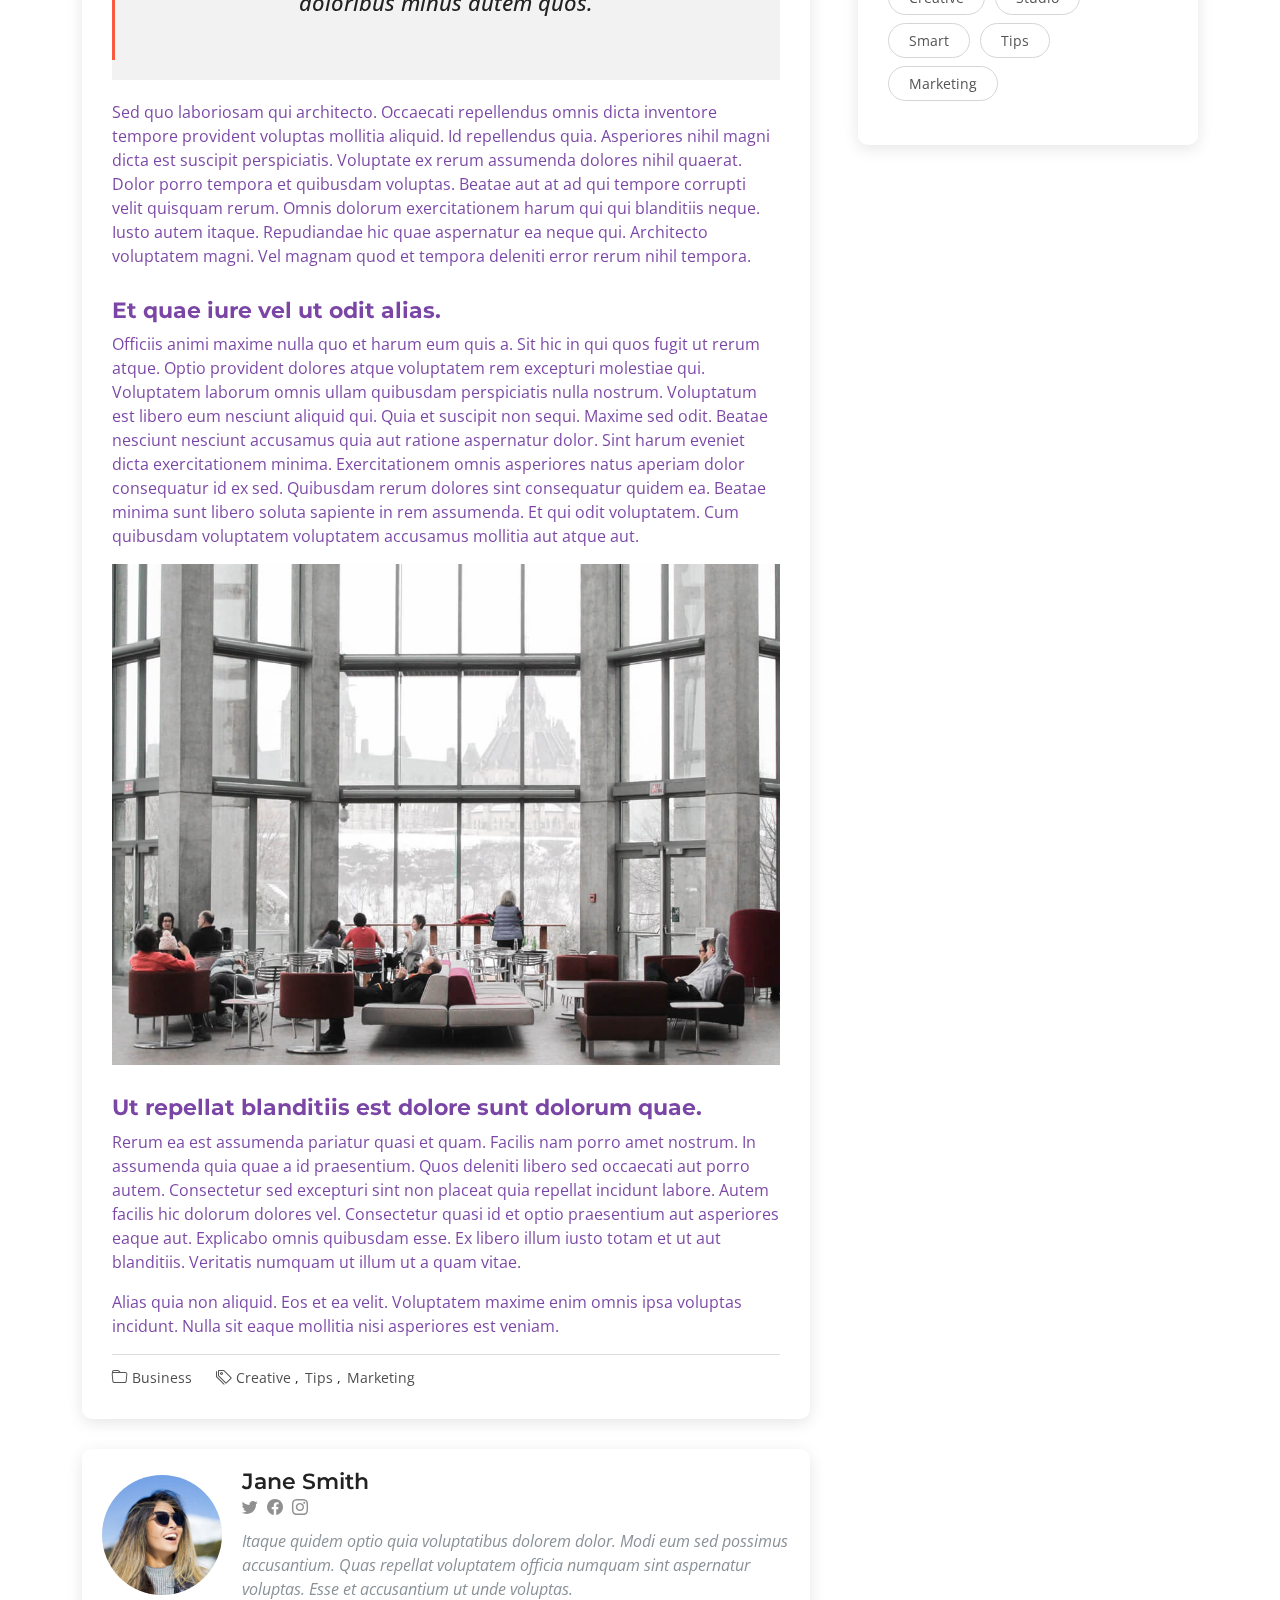
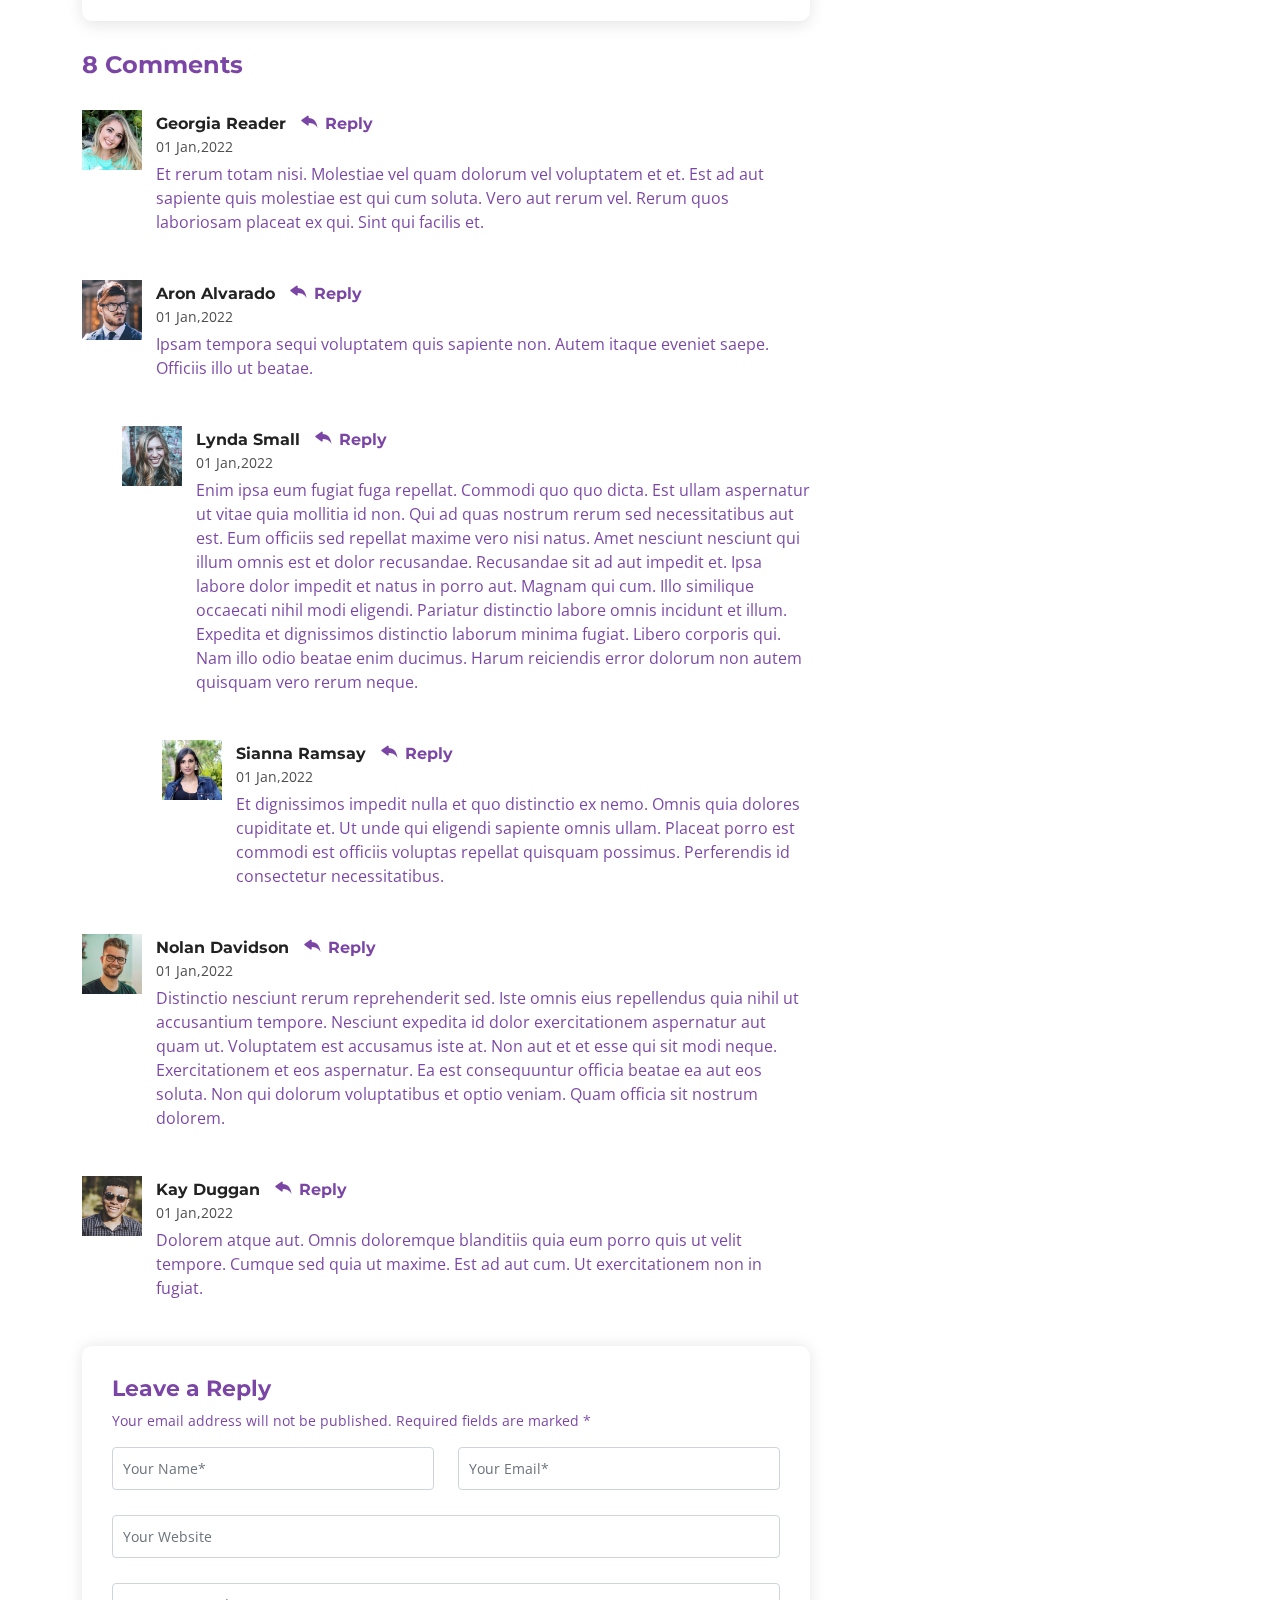
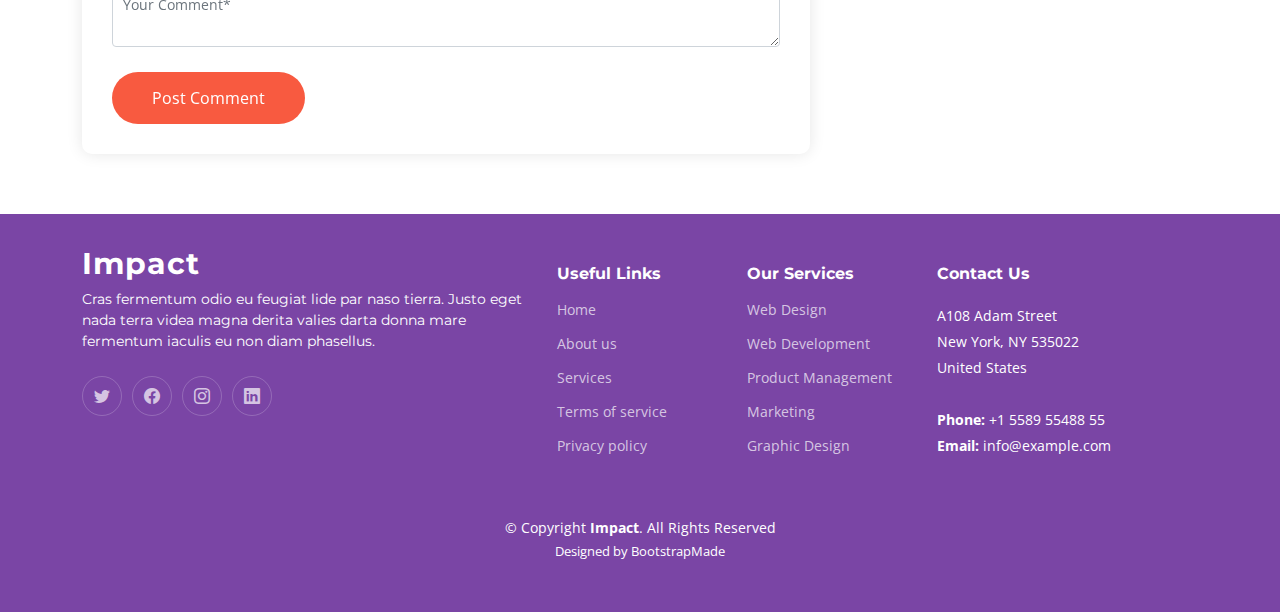
<file: blog-details.html>
<!DOCTYPE html>
<html lang="en">

<head>
  <meta charset="utf-8">
  <meta content="width=device-width, initial-scale=1.0" name="viewport">

  <title>Impact Bootstrap Template - Blog Details</title>
  <meta content="" name="description">
  <meta content="" name="keywords">

  <!-- Favicons -->
  <link href="assets/img/favicon.png" rel="icon">
  <link href="assets/img/apple-touch-icon.png" rel="apple-touch-icon">

  <!-- Google Fonts -->
  <link rel="preconnect" href="https://fonts.googleapis.com">
  <link rel="preconnect" href="https://fonts.gstatic.com" crossorigin>
  <link href="https://fonts.googleapis.com/css2?family=Open+Sans:ital,wght@0,300;0,400;0,500;0,600;0,700;1,300;1,400;1,600;1,700&family=Montserrat:ital,wght@0,300;0,400;0,500;0,600;0,700;1,300;1,400;1,500;1,600;1,700&family=Raleway:ital,wght@0,300;0,400;0,500;0,600;0,700;1,300;1,400;1,500;1,600;1,700&display=swap" rel="stylesheet">

  <!-- Vendor CSS Files -->
  <link href="assets/vendor/bootstrap/css/bootstrap.min.css" rel="stylesheet">
  <link href="assets/vendor/bootstrap-icons/bootstrap-icons.css" rel="stylesheet">
  <link href="assets/vendor/aos/aos.css" rel="stylesheet">
  <link href="assets/vendor/glightbox/css/glightbox.min.css" rel="stylesheet">
  <link href="assets/vendor/swiper/swiper-bundle.min.css" rel="stylesheet">

  <!-- Template Main CSS File -->
  <link href="assets/css/main.css" rel="stylesheet">

  <!-- =======================================================
  * Template Name: Impact
  * Updated: Mar 10 2023 with Bootstrap v5.2.3
  * Template URL: https://bootstrapmade.com/impact-bootstrap-business-website-template/
  * Author: BootstrapMade.com
  * License: https://bootstrapmade.com/license/
  ======================================================== -->
</head>

<body>

  <!-- ======= Header ======= -->
  <section id="topbar" class="topbar d-flex align-items-center">
    <div class="container d-flex justify-content-center justify-content-md-between">
      <div class="contact-info d-flex align-items-center">
        <i class="bi bi-envelope d-flex align-items-center"><a href="mailto:negovanelena20@stud.ase.ro">negovanelena20@stud.ase.ro</a></i>
        <i class="bi bi-phone d-flex align-items-center ms-4"><span>0749840724</span></i>
      </div>
      <div class="social-links d-none d-md-flex align-items-center">
        <a href="#" class="twitter"><i class="bi bi-twitter"></i></a>
        <a href="#" class="facebook"><i class="bi bi-facebook"></i></a>
        <a href="#" class="instagram"><i class="bi bi-instagram"></i></a>
        <a href="#" class="linkedin"><i class="bi bi-linkedin"></i></i></a>
      </div>
    </div>
  </section><!-- End Top Bar -->

  <header id="header" class="header d-flex align-items-center">

    <div class="container-fluid container-xl d-flex align-items-center justify-content-between">
      <a href="index.html" class="logo d-flex align-items-center">
        <!-- Uncomment the line below if you also wish to use an image logo -->
        <!-- <img src="assets/img/logo.png" alt=""> -->
        <h1>Impact<span>.</span></h1>
      </a>
      <nav id="navbar" class="navbar">
        <ul>
          <li><a href="#hero">Home</a></li>
          <li><a href="#about">About</a></li>
          <li><a href="#services">Services</a></li>
          <li><a href="#portfolio">Portfolio</a></li>
          <li><a href="#team">Team</a></li>
          <li><a href="blog.html">Blog</a></li>
          <li class="dropdown"><a href="#"><span>Drop Down</span> <i class="bi bi-chevron-down dropdown-indicator"></i></a>
            <ul>
              <li><a href="#">Drop Down 1</a></li>
              <li class="dropdown"><a href="#"><span>Deep Drop Down</span> <i class="bi bi-chevron-down dropdown-indicator"></i></a>
                <ul>
                  <li><a href="#">Deep Drop Down 1</a></li>
                  <li><a href="#">Deep Drop Down 2</a></li>
                  <li><a href="#">Deep Drop Down 3</a></li>
                  <li><a href="#">Deep Drop Down 4</a></li>
                  <li><a href="#">Deep Drop Down 5</a></li>
                </ul>
              </li>
              <li><a href="#">Drop Down 2</a></li>
              <li><a href="#">Drop Down 3</a></li>
              <li><a href="#">Drop Down 4</a></li>
            </ul>
          </li>
          <li><a href="#contact">Contact</a></li>
        </ul>
      </nav><!-- .navbar -->

      <i class="mobile-nav-toggle mobile-nav-show bi bi-list"></i>
      <i class="mobile-nav-toggle mobile-nav-hide d-none bi bi-x"></i>

    </div>
  </header><!-- End Header -->
  <!-- End Header -->

  <main id="main">

    <!-- ======= Breadcrumbs ======= -->
    <div class="breadcrumbs">
      <div class="page-header d-flex align-items-center" style="background-image: url('');">
        <div class="container position-relative">
          <div class="row d-flex justify-content-center">
            <div class="col-lg-6 text-center">
              <h2>Blog Details</h2>
              <p>Odio et unde deleniti. Deserunt numquam exercitationem. Officiis quo odio sint voluptas consequatur ut a odio voluptatem. Sit dolorum debitis veritatis natus dolores. Quasi ratione sint. Sit quaerat ipsum dolorem.</p>
            </div>
          </div>
        </div>
      </div>
      <nav>
        <div class="container">
          <ol>
            <li><a href="index.html">Home</a></li>
            <li>Blog Details</li>
          </ol>
        </div>
      </nav>
    </div><!-- End Breadcrumbs -->

    <!-- ======= Blog Details Section ======= -->
    <section id="blog" class="blog">
      <div class="container" data-aos="fade-up">

        <div class="row g-5">

          <div class="col-lg-8">

            <article class="blog-details">

              <div class="post-img">
                <img src="assets/img/blog/blog-1.jpg" alt="" class="img-fluid">
              </div>

              <h2 class="title">Dolorum optio tempore voluptas dignissimos cumque fuga qui quibusdam quia</h2>

              <div class="meta-top">
                <ul>
                  <li class="d-flex align-items-center"><i class="bi bi-person"></i> <a href="blog-details.html">John Doe</a></li>
                  <li class="d-flex align-items-center"><i class="bi bi-clock"></i> <a href="blog-details.html"><time datetime="2020-01-01">Jan 1, 2022</time></a></li>
                  <li class="d-flex align-items-center"><i class="bi bi-chat-dots"></i> <a href="blog-details.html">12 Comments</a></li>
                </ul>
              </div><!-- End meta top -->

              <div class="content">
                <p>
                  Similique neque nam consequuntur ad non maxime aliquam quas. Quibusdam animi praesentium. Aliquam et laboriosam eius aut nostrum quidem aliquid dicta.
                  Et eveniet enim. Qui velit est ea dolorem doloremque deleniti aperiam unde soluta. Est cum et quod quos aut ut et sit sunt. Voluptate porro consequatur assumenda perferendis dolore.
                </p>

                <p>
                  Sit repellat hic cupiditate hic ut nemo. Quis nihil sunt non reiciendis. Sequi in accusamus harum vel aspernatur. Excepturi numquam nihil cumque odio. Et voluptate cupiditate.
                </p>

                <blockquote>
                  <p>
                    Et vero doloremque tempore voluptatem ratione vel aut. Deleniti sunt animi aut. Aut eos aliquam doloribus minus autem quos.
                  </p>
                </blockquote>

                <p>
                  Sed quo laboriosam qui architecto. Occaecati repellendus omnis dicta inventore tempore provident voluptas mollitia aliquid. Id repellendus quia. Asperiores nihil magni dicta est suscipit perspiciatis. Voluptate ex rerum assumenda dolores nihil quaerat.
                  Dolor porro tempora et quibusdam voluptas. Beatae aut at ad qui tempore corrupti velit quisquam rerum. Omnis dolorum exercitationem harum qui qui blanditiis neque.
                  Iusto autem itaque. Repudiandae hic quae aspernatur ea neque qui. Architecto voluptatem magni. Vel magnam quod et tempora deleniti error rerum nihil tempora.
                </p>

                <h3>Et quae iure vel ut odit alias.</h3>
                <p>
                  Officiis animi maxime nulla quo et harum eum quis a. Sit hic in qui quos fugit ut rerum atque. Optio provident dolores atque voluptatem rem excepturi molestiae qui. Voluptatem laborum omnis ullam quibusdam perspiciatis nulla nostrum. Voluptatum est libero eum nesciunt aliquid qui.
                  Quia et suscipit non sequi. Maxime sed odit. Beatae nesciunt nesciunt accusamus quia aut ratione aspernatur dolor. Sint harum eveniet dicta exercitationem minima. Exercitationem omnis asperiores natus aperiam dolor consequatur id ex sed. Quibusdam rerum dolores sint consequatur quidem ea.
                  Beatae minima sunt libero soluta sapiente in rem assumenda. Et qui odit voluptatem. Cum quibusdam voluptatem voluptatem accusamus mollitia aut atque aut.
                </p>
                <img src="assets/img/blog/blog-inside-post.jpg" class="img-fluid" alt="">

                <h3>Ut repellat blanditiis est dolore sunt dolorum quae.</h3>
                <p>
                  Rerum ea est assumenda pariatur quasi et quam. Facilis nam porro amet nostrum. In assumenda quia quae a id praesentium. Quos deleniti libero sed occaecati aut porro autem. Consectetur sed excepturi sint non placeat quia repellat incidunt labore. Autem facilis hic dolorum dolores vel.
                  Consectetur quasi id et optio praesentium aut asperiores eaque aut. Explicabo omnis quibusdam esse. Ex libero illum iusto totam et ut aut blanditiis. Veritatis numquam ut illum ut a quam vitae.
                </p>
                <p>
                  Alias quia non aliquid. Eos et ea velit. Voluptatem maxime enim omnis ipsa voluptas incidunt. Nulla sit eaque mollitia nisi asperiores est veniam.
                </p>

              </div><!-- End post content -->

              <div class="meta-bottom">
                <i class="bi bi-folder"></i>
                <ul class="cats">
                  <li><a href="#">Business</a></li>
                </ul>

                <i class="bi bi-tags"></i>
                <ul class="tags">
                  <li><a href="#">Creative</a></li>
                  <li><a href="#">Tips</a></li>
                  <li><a href="#">Marketing</a></li>
                </ul>
              </div><!-- End meta bottom -->

            </article><!-- End blog post -->

            <div class="post-author d-flex align-items-center">
              <img src="assets/img/blog/blog-author.jpg" class="rounded-circle flex-shrink-0" alt="">
              <div>
                <h4>Jane Smith</h4>
                <div class="social-links">
                  <a href="https://twitters.com/#"><i class="bi bi-twitter"></i></a>
                  <a href="https://facebook.com/#"><i class="bi bi-facebook"></i></a>
                  <a href="https://instagram.com/#"><i class="biu bi-instagram"></i></a>
                </div>
                <p>
                  Itaque quidem optio quia voluptatibus dolorem dolor. Modi eum sed possimus accusantium. Quas repellat voluptatem officia numquam sint aspernatur voluptas. Esse et accusantium ut unde voluptas.
                </p>
              </div>
            </div><!-- End post author -->

            <div class="comments">

              <h4 class="comments-count">8 Comments</h4>

              <div id="comment-1" class="comment">
                <div class="d-flex">
                  <div class="comment-img"><img src="assets/img/blog/comments-1.jpg" alt=""></div>
                  <div>
                    <h5><a href="">Georgia Reader</a> <a href="#" class="reply"><i class="bi bi-reply-fill"></i> Reply</a></h5>
                    <time datetime="2020-01-01">01 Jan,2022</time>
                    <p>
                      Et rerum totam nisi. Molestiae vel quam dolorum vel voluptatem et et. Est ad aut sapiente quis molestiae est qui cum soluta.
                      Vero aut rerum vel. Rerum quos laboriosam placeat ex qui. Sint qui facilis et.
                    </p>
                  </div>
                </div>
              </div><!-- End comment #1 -->

              <div id="comment-2" class="comment">
                <div class="d-flex">
                  <div class="comment-img"><img src="assets/img/blog/comments-2.jpg" alt=""></div>
                  <div>
                    <h5><a href="">Aron Alvarado</a> <a href="#" class="reply"><i class="bi bi-reply-fill"></i> Reply</a></h5>
                    <time datetime="2020-01-01">01 Jan,2022</time>
                    <p>
                      Ipsam tempora sequi voluptatem quis sapiente non. Autem itaque eveniet saepe. Officiis illo ut beatae.
                    </p>
                  </div>
                </div>

                <div id="comment-reply-1" class="comment comment-reply">
                  <div class="d-flex">
                    <div class="comment-img"><img src="assets/img/blog/comments-3.jpg" alt=""></div>
                    <div>
                      <h5><a href="">Lynda Small</a> <a href="#" class="reply"><i class="bi bi-reply-fill"></i> Reply</a></h5>
                      <time datetime="2020-01-01">01 Jan,2022</time>
                      <p>
                        Enim ipsa eum fugiat fuga repellat. Commodi quo quo dicta. Est ullam aspernatur ut vitae quia mollitia id non. Qui ad quas nostrum rerum sed necessitatibus aut est. Eum officiis sed repellat maxime vero nisi natus. Amet nesciunt nesciunt qui illum omnis est et dolor recusandae.

                        Recusandae sit ad aut impedit et. Ipsa labore dolor impedit et natus in porro aut. Magnam qui cum. Illo similique occaecati nihil modi eligendi. Pariatur distinctio labore omnis incidunt et illum. Expedita et dignissimos distinctio laborum minima fugiat.

                        Libero corporis qui. Nam illo odio beatae enim ducimus. Harum reiciendis error dolorum non autem quisquam vero rerum neque.
                      </p>
                    </div>
                  </div>

                  <div id="comment-reply-2" class="comment comment-reply">
                    <div class="d-flex">
                      <div class="comment-img"><img src="assets/img/blog/comments-4.jpg" alt=""></div>
                      <div>
                        <h5><a href="">Sianna Ramsay</a> <a href="#" class="reply"><i class="bi bi-reply-fill"></i> Reply</a></h5>
                        <time datetime="2020-01-01">01 Jan,2022</time>
                        <p>
                          Et dignissimos impedit nulla et quo distinctio ex nemo. Omnis quia dolores cupiditate et. Ut unde qui eligendi sapiente omnis ullam. Placeat porro est commodi est officiis voluptas repellat quisquam possimus. Perferendis id consectetur necessitatibus.
                        </p>
                      </div>
                    </div>

                  </div><!-- End comment reply #2-->

                </div><!-- End comment reply #1-->

              </div><!-- End comment #2-->

              <div id="comment-3" class="comment">
                <div class="d-flex">
                  <div class="comment-img"><img src="assets/img/blog/comments-5.jpg" alt=""></div>
                  <div>
                    <h5><a href="">Nolan Davidson</a> <a href="#" class="reply"><i class="bi bi-reply-fill"></i> Reply</a></h5>
                    <time datetime="2020-01-01">01 Jan,2022</time>
                    <p>
                      Distinctio nesciunt rerum reprehenderit sed. Iste omnis eius repellendus quia nihil ut accusantium tempore. Nesciunt expedita id dolor exercitationem aspernatur aut quam ut. Voluptatem est accusamus iste at.
                      Non aut et et esse qui sit modi neque. Exercitationem et eos aspernatur. Ea est consequuntur officia beatae ea aut eos soluta. Non qui dolorum voluptatibus et optio veniam. Quam officia sit nostrum dolorem.
                    </p>
                  </div>
                </div>

              </div><!-- End comment #3 -->

              <div id="comment-4" class="comment">
                <div class="d-flex">
                  <div class="comment-img"><img src="assets/img/blog/comments-6.jpg" alt=""></div>
                  <div>
                    <h5><a href="">Kay Duggan</a> <a href="#" class="reply"><i class="bi bi-reply-fill"></i> Reply</a></h5>
                    <time datetime="2020-01-01">01 Jan,2022</time>
                    <p>
                      Dolorem atque aut. Omnis doloremque blanditiis quia eum porro quis ut velit tempore. Cumque sed quia ut maxime. Est ad aut cum. Ut exercitationem non in fugiat.
                    </p>
                  </div>
                </div>

              </div><!-- End comment #4 -->

              <div class="reply-form">

                <h4>Leave a Reply</h4>
                <p>Your email address will not be published. Required fields are marked * </p>
                <form action="">
                  <div class="row">
                    <div class="col-md-6 form-group">
                      <input name="name" type="text" class="form-control" placeholder="Your Name*">
                    </div>
                    <div class="col-md-6 form-group">
                      <input name="email" type="text" class="form-control" placeholder="Your Email*">
                    </div>
                  </div>
                  <div class="row">
                    <div class="col form-group">
                      <input name="website" type="text" class="form-control" placeholder="Your Website">
                    </div>
                  </div>
                  <div class="row">
                    <div class="col form-group">
                      <textarea name="comment" class="form-control" placeholder="Your Comment*"></textarea>
                    </div>
                  </div>
                  <button type="submit" class="btn btn-primary">Post Comment</button>

                </form>

              </div>

            </div><!-- End blog comments -->

          </div>

          <div class="col-lg-4">

            <div class="sidebar">

              <div class="sidebar-item search-form">
                <h3 class="sidebar-title">Search</h3>
                <form action="" class="mt-3">
                  <input type="text">
                  <button type="submit"><i class="bi bi-search"></i></button>
                </form>
              </div><!-- End sidebar search formn-->

              <div class="sidebar-item categories">
                <h3 class="sidebar-title">Categories</h3>
                <ul class="mt-3">
                  <li><a href="#">General <span>(25)</span></a></li>
                  <li><a href="#">Lifestyle <span>(12)</span></a></li>
                  <li><a href="#">Travel <span>(5)</span></a></li>
                  <li><a href="#">Design <span>(22)</span></a></li>
                  <li><a href="#">Creative <span>(8)</span></a></li>
                  <li><a href="#">Educaion <span>(14)</span></a></li>
                </ul>
              </div><!-- End sidebar categories-->

              <div class="sidebar-item recent-posts">
                <h3 class="sidebar-title">Recent Posts</h3>

                <div class="mt-3">

                  <div class="post-item mt-3">
                    <img src="assets/img/blog/blog-recent-1.jpg" alt="">
                    <div>
                      <h4><a href="blog-details.html">Nihil blanditiis at in nihil autem</a></h4>
                      <time datetime="2020-01-01">Jan 1, 2020</time>
                    </div>
                  </div><!-- End recent post item-->

                  <div class="post-item">
                    <img src="assets/img/blog/blog-recent-2.jpg" alt="">
                    <div>
                      <h4><a href="blog-details.html">Quidem autem et impedit</a></h4>
                      <time datetime="2020-01-01">Jan 1, 2020</time>
                    </div>
                  </div><!-- End recent post item-->

                  <div class="post-item">
                    <img src="assets/img/blog/blog-recent-3.jpg" alt="">
                    <div>
                      <h4><a href="blog-details.html">Id quia et et ut maxime similique occaecati ut</a></h4>
                      <time datetime="2020-01-01">Jan 1, 2020</time>
                    </div>
                  </div><!-- End recent post item-->

                  <div class="post-item">
                    <img src="assets/img/blog/blog-recent-4.jpg" alt="">
                    <div>
                      <h4><a href="blog-details.html">Laborum corporis quo dara net para</a></h4>
                      <time datetime="2020-01-01">Jan 1, 2020</time>
                    </div>
                  </div><!-- End recent post item-->

                  <div class="post-item">
                    <img src="assets/img/blog/blog-recent-5.jpg" alt="">
                    <div>
                      <h4><a href="blog-details.html">Et dolores corrupti quae illo quod dolor</a></h4>
                      <time datetime="2020-01-01">Jan 1, 2020</time>
                    </div>
                  </div><!-- End recent post item-->

                </div>

              </div><!-- End sidebar recent posts-->

              <div class="sidebar-item tags">
                <h3 class="sidebar-title">Tags</h3>
                <ul class="mt-3">
                  <li><a href="#">App</a></li>
                  <li><a href="#">IT</a></li>
                  <li><a href="#">Business</a></li>
                  <li><a href="#">Mac</a></li>
                  <li><a href="#">Design</a></li>
                  <li><a href="#">Office</a></li>
                  <li><a href="#">Creative</a></li>
                  <li><a href="#">Studio</a></li>
                  <li><a href="#">Smart</a></li>
                  <li><a href="#">Tips</a></li>
                  <li><a href="#">Marketing</a></li>
                </ul>
              </div><!-- End sidebar tags-->

            </div><!-- End Blog Sidebar -->

          </div>
        </div>

      </div>
    </section><!-- End Blog Details Section -->

  </main><!-- End #main -->

  <!-- ======= Footer ======= -->
  <footer id="footer" class="footer">

    <div class="container">
      <div class="row gy-4">
        <div class="col-lg-5 col-md-12 footer-info">
          <a href="index.html" class="logo d-flex align-items-center">
            <span>Impact</span>
          </a>
          <p>Cras fermentum odio eu feugiat lide par naso tierra. Justo eget nada terra videa magna derita valies darta donna mare fermentum iaculis eu non diam phasellus.</p>
          <div class="social-links d-flex mt-4">
            <a href="#" class="twitter"><i class="bi bi-twitter"></i></a>
            <a href="#" class="facebook"><i class="bi bi-facebook"></i></a>
            <a href="#" class="instagram"><i class="bi bi-instagram"></i></a>
            <a href="#" class="linkedin"><i class="bi bi-linkedin"></i></a>
          </div>
        </div>

        <div class="col-lg-2 col-6 footer-links">
          <h4>Useful Links</h4>
          <ul>
            <li><a href="#">Home</a></li>
            <li><a href="#">About us</a></li>
            <li><a href="#">Services</a></li>
            <li><a href="#">Terms of service</a></li>
            <li><a href="#">Privacy policy</a></li>
          </ul>
        </div>

        <div class="col-lg-2 col-6 footer-links">
          <h4>Our Services</h4>
          <ul>
            <li><a href="#">Web Design</a></li>
            <li><a href="#">Web Development</a></li>
            <li><a href="#">Product Management</a></li>
            <li><a href="#">Marketing</a></li>
            <li><a href="#">Graphic Design</a></li>
          </ul>
        </div>

        <div class="col-lg-3 col-md-12 footer-contact text-center text-md-start">
          <h4>Contact Us</h4>
          <p>
            A108 Adam Street <br>
            New York, NY 535022<br>
            United States <br><br>
            <strong>Phone:</strong> +1 5589 55488 55<br>
            <strong>Email:</strong> info@example.com<br>
          </p>

        </div>

      </div>
    </div>

    <div class="container mt-4">
      <div class="copyright">
        &copy; Copyright <strong><span>Impact</span></strong>. All Rights Reserved
      </div>
      <div class="credits">
        <!-- All the links in the footer should remain intact. -->
        <!-- You can delete the links only if you purchased the pro version. -->
        <!-- Licensing information: https://bootstrapmade.com/license/ -->
        <!-- Purchase the pro version with working PHP/AJAX contact form: https://bootstrapmade.com/impact-bootstrap-business-website-template/ -->
        Designed by <a href="https://bootstrapmade.com/">BootstrapMade</a>
      </div>
    </div>

  </footer><!-- End Footer -->
  <!-- End Footer -->

  <a href="#" class="scroll-top d-flex align-items-center justify-content-center"><i class="bi bi-arrow-up-short"></i></a>

  <div id="preloader"></div>

  <!-- Vendor JS Files -->
  <script src="assets/vendor/bootstrap/js/bootstrap.bundle.min.js"></script>
  <script src="assets/vendor/aos/aos.js"></script>
  <script src="assets/vendor/glightbox/js/glightbox.min.js"></script>
  <script src="assets/vendor/purecounter/purecounter_vanilla.js"></script>
  <script src="assets/vendor/swiper/swiper-bundle.min.js"></script>
  <script src="assets/vendor/isotope-layout/isotope.pkgd.min.js"></script>
  <script src="assets/vendor/php-email-form/validate.js"></script>

  <!-- Template Main JS File -->
  <script src="assets/js/main.js"></script>

</body>

</html>
</file>
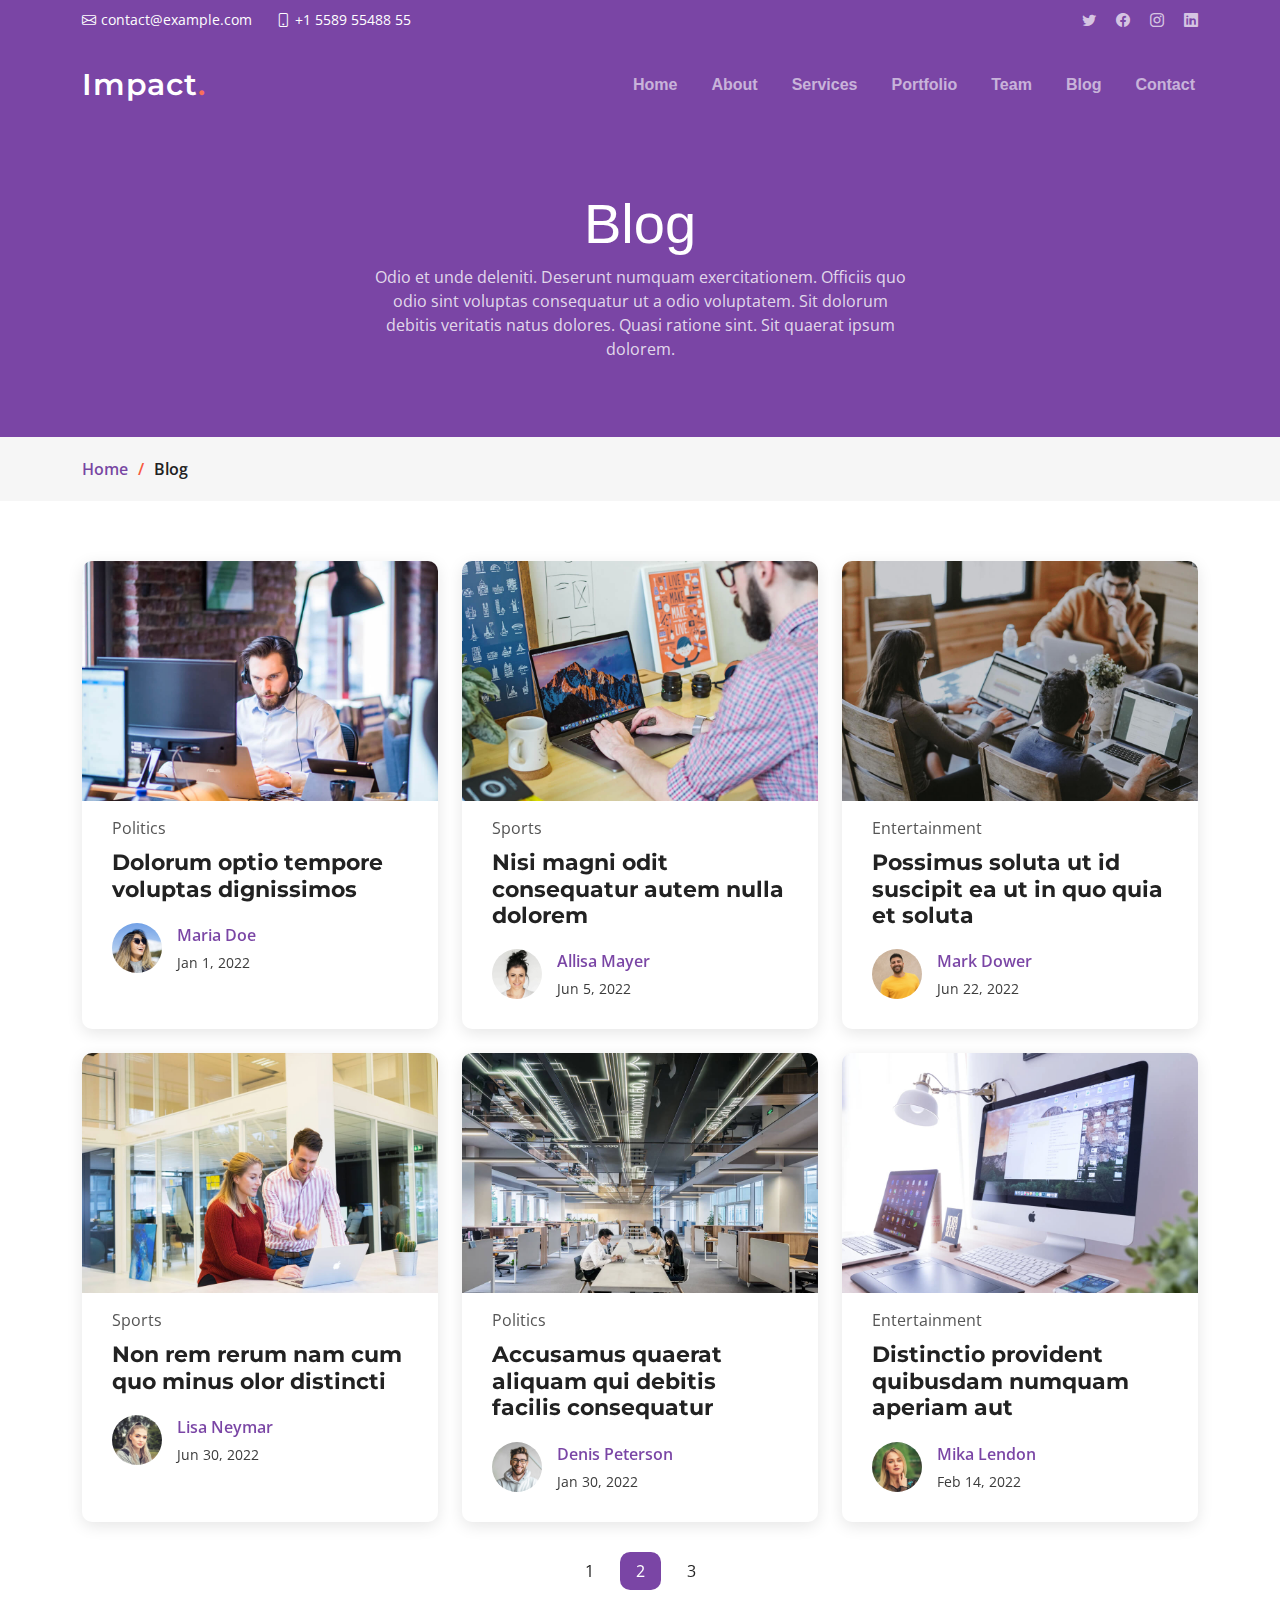
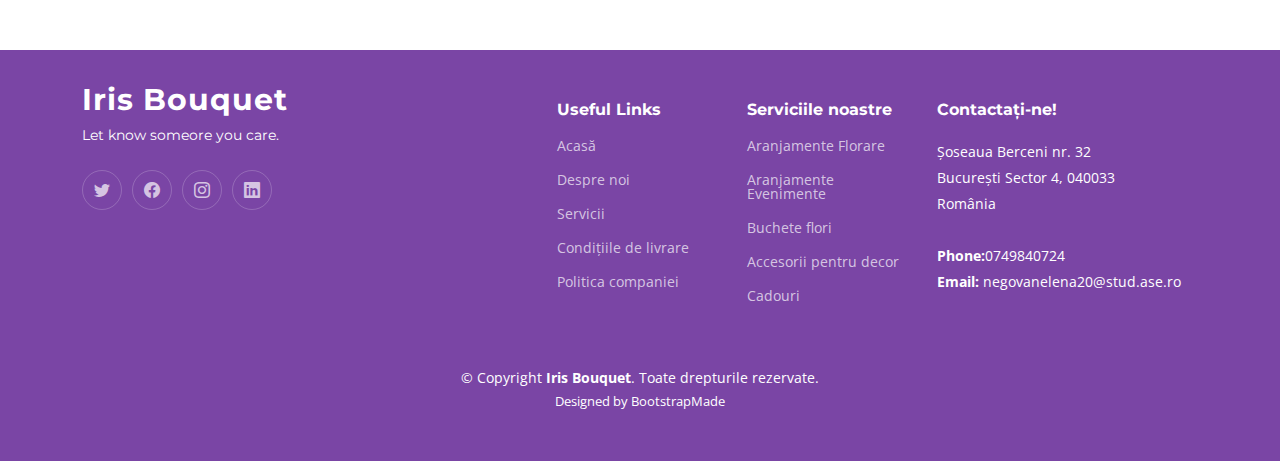
<file: blog.html>
<!DOCTYPE html>
<html lang="en">

<head>
  <meta charset="utf-8">
  <meta content="width=device-width, initial-scale=1.0" name="viewport">

  <title>Impact Bootstrap Template - Blog</title>
  <meta content="" name="description">
  <meta content="" name="keywords">

  <!-- Favicons -->
  <link href="assets/img/favicon.png" rel="icon">
  <link href="assets/img/apple-touch-icon.png" rel="apple-touch-icon">

  <!-- Google Fonts -->
  <link rel="preconnect" href="https://fonts.googleapis.com">
  <link rel="preconnect" href="https://fonts.gstatic.com" crossorigin>
  <link href="https://fonts.googleapis.com/css2?family=Open+Sans:ital,wght@0,300;0,400;0,500;0,600;0,700;1,300;1,400;1,600;1,700&family=Montserrat:ital,wght@0,300;0,400;0,500;0,600;0,700;1,300;1,400;1,500;1,600;1,700&family=Raleway:ital,wght@0,300;0,400;0,500;0,600;0,700;1,300;1,400;1,500;1,600;1,700&display=swap" rel="stylesheet">

  <!-- Vendor CSS Files -->
  <link href="assets/vendor/bootstrap/css/bootstrap.min.css" rel="stylesheet">
  <link href="assets/vendor/bootstrap-icons/bootstrap-icons.css" rel="stylesheet">
  <link href="assets/vendor/aos/aos.css" rel="stylesheet">
  <link href="assets/vendor/glightbox/css/glightbox.min.css" rel="stylesheet">
  <link href="assets/vendor/swiper/swiper-bundle.min.css" rel="stylesheet">

  <!-- Template Main CSS File -->
  <link href="assets/css/main.css" rel="stylesheet">

  <!-- =======================================================
  * Template Name: Impact
  * Updated: Mar 10 2023 with Bootstrap v5.2.3
  * Template URL: https://bootstrapmade.com/impact-bootstrap-business-website-template/
  * Author: BootstrapMade.com
  * License: https://bootstrapmade.com/license/
  ======================================================== -->
</head>

<body>

  <!-- ======= Header ======= -->
  <section id="topbar" class="topbar d-flex align-items-center">
    <div class="container d-flex justify-content-center justify-content-md-between">
      <div class="contact-info d-flex align-items-center">
        <i class="bi bi-envelope d-flex align-items-center"><a href="mailto:contact@example.com">contact@example.com</a></i>
        <i class="bi bi-phone d-flex align-items-center ms-4"><span>+1 5589 55488 55</span></i>
      </div>
      <div class="social-links d-none d-md-flex align-items-center">
        <a href="#" class="twitter"><i class="bi bi-twitter"></i></a>
        <a href="#" class="facebook"><i class="bi bi-facebook"></i></a>
        <a href="#" class="instagram"><i class="bi bi-instagram"></i></a>
        <a href="#" class="linkedin"><i class="bi bi-linkedin"></i></i></a>
      </div>
    </div>
  </section><!-- End Top Bar -->

  <header id="header" class="header d-flex align-items-center">

    <div class="container-fluid container-xl d-flex align-items-center justify-content-between">
      <a href="index.html" class="logo d-flex align-items-center">
        <!-- Uncomment the line below if you also wish to use an image logo -->
        <!-- <img src="assets/img/logo.png" alt=""> -->
        <h1>Impact<span>.</span></h1>
      </a>
      <nav id="navbar" class="navbar">
        <ul>
          <li><a href="#hero">Home</a></li>
          <li><a href="#about">About</a></li>
          <li><a href="#services">Services</a></li>
          <li><a href="#portfolio">Portfolio</a></li>
          <li><a href="#team">Team</a></li>
          <li><a href="blog.html">Blog</a></li>
          <li><a href="#contact">Contact</a></li>
        </ul>
      </nav><!-- .navbar -->

      <i class="mobile-nav-toggle mobile-nav-show bi bi-list"></i>
      <i class="mobile-nav-toggle mobile-nav-hide d-none bi bi-x"></i>

    </div>
  </header><!-- End Header -->
  <!-- End Header -->

  <main id="main">

    <!-- ======= Breadcrumbs ======= -->
    <div class="breadcrumbs">
      <div class="page-header d-flex align-items-center" style="background-image: url('');">
        <div class="container position-relative">
          <div class="row d-flex justify-content-center">
            <div class="col-lg-6 text-center">
              <h2>Blog</h2>
              <p>Odio et unde deleniti. Deserunt numquam exercitationem. Officiis quo odio sint voluptas consequatur ut a odio voluptatem. Sit dolorum debitis veritatis natus dolores. Quasi ratione sint. Sit quaerat ipsum dolorem.</p>
            </div>
          </div>
        </div>
      </div>
      <nav>
        <div class="container">
          <ol>
            <li><a href="index.html">Home</a></li>
            <li>Blog</li>
          </ol>
        </div>
      </nav>
    </div><!-- End Breadcrumbs -->

    <!-- ======= Blog Section ======= -->
    <section id="blog" class="blog">
      <div class="container" data-aos="fade-up">

        <div class="row gy-4 posts-list">

          <div class="col-xl-4 col-md-6">
            <article>

              <div class="post-img">
                <img src="assets/img/blog/blog-1.jpg" alt="" class="img-fluid">
              </div>

              <p class="post-category">Politics</p>

              <h2 class="title">
                <a href="blog-details.html">Dolorum optio tempore voluptas dignissimos</a>
              </h2>

              <div class="d-flex align-items-center">
                <img src="assets/img/blog/blog-author.jpg" alt="" class="img-fluid post-author-img flex-shrink-0">
                <div class="post-meta">
                  <p class="post-author-list">Maria Doe</p>
                  <p class="post-date">
                    <time datetime="2022-01-01">Jan 1, 2022</time>
                  </p>
                </div>
              </div>

            </article>
          </div><!-- End post list item -->

          <div class="col-xl-4 col-md-6">
            <article>

              <div class="post-img">
                <img src="assets/img/blog/blog-2.jpg" alt="" class="img-fluid">
              </div>

              <p class="post-category">Sports</p>

              <h2 class="title">
                <a href="blog-details.html">Nisi magni odit consequatur autem nulla dolorem</a>
              </h2>

              <div class="d-flex align-items-center">
                <img src="assets/img/blog/blog-author-2.jpg" alt="" class="img-fluid post-author-img flex-shrink-0">
                <div class="post-meta">
                  <p class="post-author-list">Allisa Mayer</p>
                  <p class="post-date">
                    <time datetime="2022-01-01">Jun 5, 2022</time>
                  </p>
                </div>
              </div>

            </article>
          </div><!-- End post list item -->

          <div class="col-xl-4 col-md-6">
            <article>

              <div class="post-img">
                <img src="assets/img/blog/blog-3.jpg" alt="" class="img-fluid">
              </div>

              <p class="post-category">Entertainment</p>

              <h2 class="title">
                <a href="blog-details.html">Possimus soluta ut id suscipit ea ut in quo quia et soluta</a>
              </h2>

              <div class="d-flex align-items-center">
                <img src="assets/img/blog/blog-author-3.jpg" alt="" class="img-fluid post-author-img flex-shrink-0">
                <div class="post-meta">
                  <p class="post-author-list">Mark Dower</p>
                  <p class="post-date">
                    <time datetime="2022-01-01">Jun 22, 2022</time>
                  </p>
                </div>
              </div>

            </article>
          </div><!-- End post list item -->

          <div class="col-xl-4 col-md-6">
            <article>

              <div class="post-img">
                <img src="assets/img/blog/blog-4.jpg" alt="" class="img-fluid">
              </div>

              <p class="post-category">Sports</p>

              <h2 class="title">
                <a href="blog-details.html">Non rem rerum nam cum quo minus olor distincti</a>
              </h2>

              <div class="d-flex align-items-center">
                <img src="assets/img/blog/blog-author-4.jpg" alt="" class="img-fluid post-author-img flex-shrink-0">
                <div class="post-meta">
                  <p class="post-author-list">Lisa Neymar</p>
                  <p class="post-date">
                    <time datetime="2022-01-01">Jun 30, 2022</time>
                  </p>
                </div>
              </div>

            </article>
          </div><!-- End post list item -->

          <div class="col-xl-4 col-md-6">
            <article>

              <div class="post-img">
                <img src="assets/img/blog/blog-5.jpg" alt="" class="img-fluid">
              </div>

              <p class="post-category">Politics</p>

              <h2 class="title">
                <a href="blog-details.html">Accusamus quaerat aliquam qui debitis facilis consequatur</a>
              </h2>

              <div class="d-flex align-items-center">
                <img src="assets/img/blog/blog-author-5.jpg" alt="" class="img-fluid post-author-img flex-shrink-0">
                <div class="post-meta">
                  <p class="post-author-list">Denis Peterson</p>
                  <p class="post-date">
                    <time datetime="2022-01-01">Jan 30, 2022</time>
                  </p>
                </div>
              </div>

            </article>
          </div><!-- End post list item -->

          <div class="col-xl-4 col-md-6">
            <article>

              <div class="post-img">
                <img src="assets/img/blog/blog-6.jpg" alt="" class="img-fluid">
              </div>

              <p class="post-category">Entertainment</p>

              <h2 class="title">
                <a href="blog-details.html">Distinctio provident quibusdam numquam aperiam aut</a>
              </h2>

              <div class="d-flex align-items-center">
                <img src="assets/img/blog/blog-author-6.jpg" alt="" class="img-fluid post-author-img flex-shrink-0">
                <div class="post-meta">
                  <p class="post-author-list">Mika Lendon</p>
                  <p class="post-date">
                    <time datetime="2022-01-01">Feb 14, 2022</time>
                  </p>
                </div>
              </div>

            </article>
          </div><!-- End post list item -->

        </div><!-- End blog posts list -->

        <div class="blog-pagination">
          <ul class="justify-content-center">
            <li><a href="#">1</a></li>
            <li class="active"><a href="#">2</a></li>
            <li><a href="#">3</a></li>
          </ul>
        </div><!-- End blog pagination -->

      </div>
    </section><!-- End Blog Section -->

  </main><!-- End #main -->

  <!-- ======= Footer ======= -->
  <footer id="footer" class="footer">

    <div class="container">
      <div class="row gy-4">
        <div class="col-lg-5 col-md-12 footer-info">
          <a href="index.html" class="logo d-flex align-items-center">
            <span>Iris Bouquet</span>
          </a>
          <p> Let know someore you care.</p>
          <div class="social-links d-flex mt-4">
            <a href="#" class="twitter"><i class="bi bi-twitter"></i></a>
            <a href="#" class="facebook"><i class="bi bi-facebook"></i></a>
            <a href="#" class="instagram"><i class="bi bi-instagram"></i></a>
            <a href="#" class="linkedin"><i class="bi bi-linkedin"></i></a>
          </div>
        </div>

        <div class="col-lg-2 col-6 footer-links">
          <h4>Useful Links</h4>
          <ul>
            <li><a href="#">Acasă</a></li>
            <li><a href="#">Despre noi</a></li>
            <li><a href="#">Servicii</a></li>
            <li><a href="#">Condițiile de livrare</a></li>
            <li><a href="#">Politica companiei</a></li>
          </ul>
        </div>

        <div class="col-lg-2 col-6 footer-links">
          <h4>Serviciile noastre</h4>
          <ul>
            <li><a href="#">Aranjamente Florare</a></li>
            <li><a href="#">Aranjamente Evenimente</a></li>
            <li><a href="#">Buchete flori</a></li>
            <li><a href="#">Accesorii pentru decor</a></li>
            <li><a href="#">Cadouri</a></li>
          </ul>
        </div>

        <div class="col-lg-3 col-md-12 footer-contact text-center text-md-start">
          <h4>Contactați-ne!</h4>
          <p>
            Șoseaua Berceni nr. 32 <br>
            București Sector 4, 040033<br>
            România <br><br>
            <strong>Phone:</strong>0749840724<br>
            <strong>Email:</strong> negovanelena20@stud.ase.ro<br>
          </p>

        </div>

      </div>
    </div>

    <div class="container mt-4">
      <div class="copyright">
        &copy; Copyright <strong><span>Iris Bouquet</span></strong>. Toate drepturile rezervate.
      </div>
      <div class="credits">
        <!-- All the links in the footer should remain intact. -->
        <!-- You can delete the links only if you purchased the pro version. -->
        <!-- Licensing information: https://bootstrapmade.com/license/ -->
        <!-- Purchase the pro version with working PHP/AJAX contact form: https://bootstrapmade.com/impact-bootstrap-business-website-template/ -->
        Designed by <a href="https://bootstrapmade.com/">BootstrapMade</a>
      </div>
    </div>

  </footer><!-- End Footer -->
  <!-- End Footer -->

  <a href="#" class="scroll-top d-flex align-items-center justify-content-center"><i class="bi bi-arrow-up-short"></i></a>

  <div id="preloader"></div>

  <!-- Vendor JS Files -->
  <script src="assets/vendor/bootstrap/js/bootstrap.bundle.min.js"></script>
  <script src="assets/vendor/aos/aos.js"></script>
  <script src="assets/vendor/glightbox/js/glightbox.min.js"></script>
  <script src="assets/vendor/purecounter/purecounter_vanilla.js"></script>
  <script src="assets/vendor/swiper/swiper-bundle.min.js"></script>
  <script src="assets/vendor/isotope-layout/isotope.pkgd.min.js"></script>
  <script src="assets/vendor/php-email-form/validate.js"></script>

  <!-- Template Main JS File -->
  <script src="assets/js/main.js"></script>

</body>

</html>
</file>
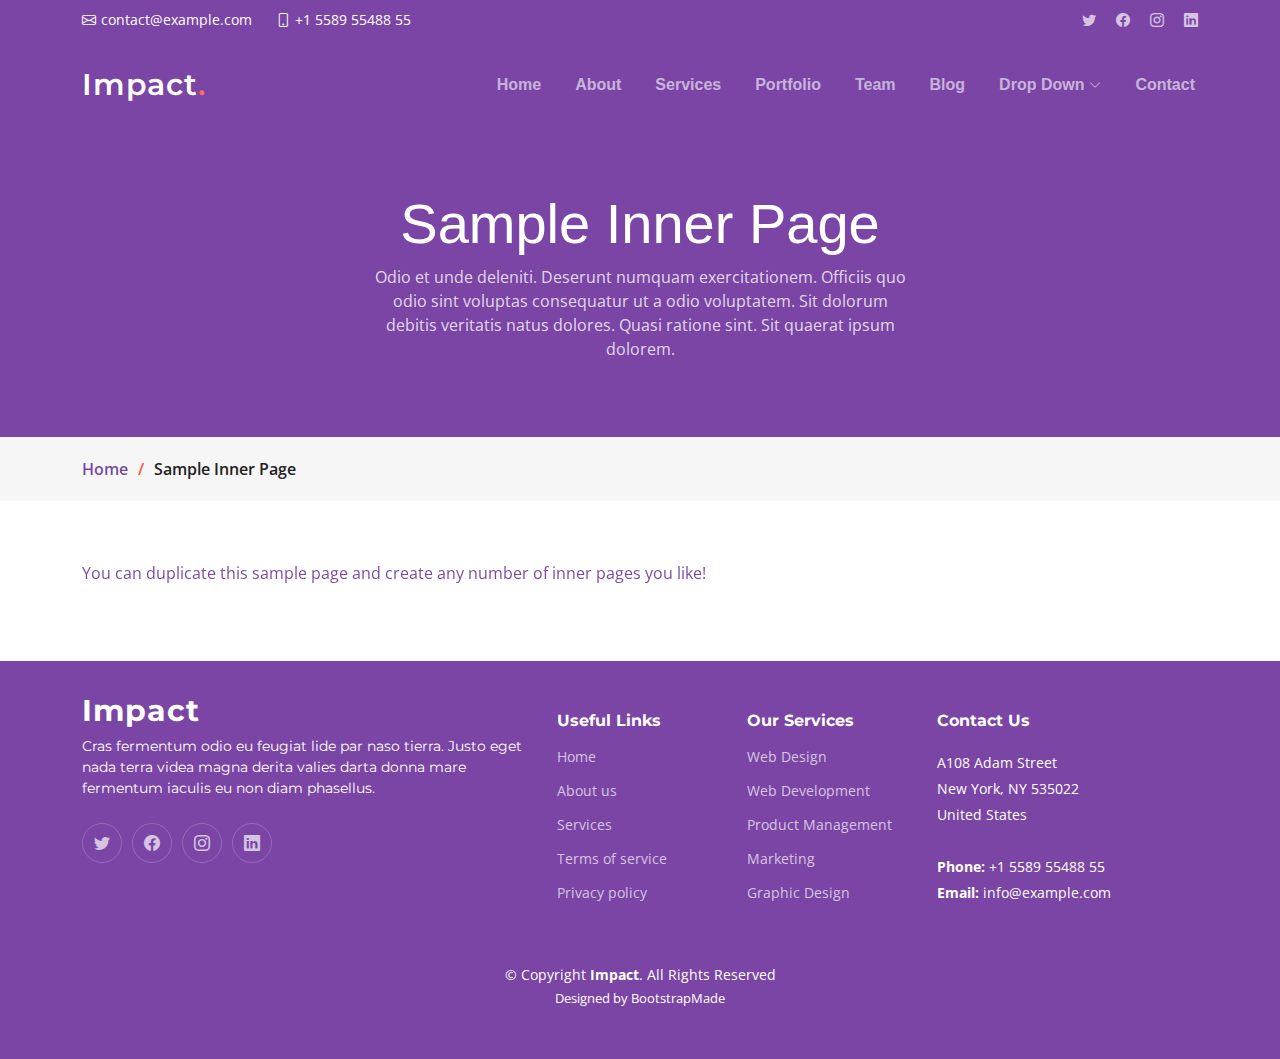
<file: sample-inner-page.html>
<!DOCTYPE html>
<html lang="en">

<head>
  <meta charset="utf-8">
  <meta content="width=device-width, initial-scale=1.0" name="viewport">

  <title>[Template] Sample Inner Page</title>
  <meta content="" name="description">
  <meta content="" name="keywords">

  <!-- Favicons -->
  <link href="assets/img/favicon.png" rel="icon">
  <link href="assets/img/apple-touch-icon.png" rel="apple-touch-icon">

  <!-- Google Fonts -->
  <link rel="preconnect" href="https://fonts.googleapis.com">
  <link rel="preconnect" href="https://fonts.gstatic.com" crossorigin>
  <link href="https://fonts.googleapis.com/css2?family=Open+Sans:ital,wght@0,300;0,400;0,500;0,600;0,700;1,300;1,400;1,600;1,700&family=Montserrat:ital,wght@0,300;0,400;0,500;0,600;0,700;1,300;1,400;1,500;1,600;1,700&family=Raleway:ital,wght@0,300;0,400;0,500;0,600;0,700;1,300;1,400;1,500;1,600;1,700&display=swap" rel="stylesheet">

  <!-- Vendor CSS Files -->
  <link href="assets/vendor/bootstrap/css/bootstrap.min.css" rel="stylesheet">
  <link href="assets/vendor/bootstrap-icons/bootstrap-icons.css" rel="stylesheet">
  <link href="assets/vendor/aos/aos.css" rel="stylesheet">
  <link href="assets/vendor/glightbox/css/glightbox.min.css" rel="stylesheet">
  <link href="assets/vendor/swiper/swiper-bundle.min.css" rel="stylesheet">

  <!-- Template Main CSS File -->
  <link href="assets/css/main.css" rel="stylesheet">

  <!-- =======================================================
  * Template Name: Impact
  * Updated: Mar 10 2023 with Bootstrap v5.2.3
  * Template URL: https://bootstrapmade.com/impact-bootstrap-business-website-template/
  * Author: BootstrapMade.com
  * License: https://bootstrapmade.com/license/
  ======================================================== -->
</head>

<body>

  <!-- ======= Header ======= -->
  <section id="topbar" class="topbar d-flex align-items-center">
    <div class="container d-flex justify-content-center justify-content-md-between">
      <div class="contact-info d-flex align-items-center">
        <i class="bi bi-envelope d-flex align-items-center"><a href="mailto:contact@example.com">contact@example.com</a></i>
        <i class="bi bi-phone d-flex align-items-center ms-4"><span>+1 5589 55488 55</span></i>
      </div>
      <div class="social-links d-none d-md-flex align-items-center">
        <a href="#" class="twitter"><i class="bi bi-twitter"></i></a>
        <a href="#" class="facebook"><i class="bi bi-facebook"></i></a>
        <a href="#" class="instagram"><i class="bi bi-instagram"></i></a>
        <a href="#" class="linkedin"><i class="bi bi-linkedin"></i></i></a>
      </div>
    </div>
  </section><!-- End Top Bar -->

  <header id="header" class="header d-flex align-items-center">

    <div class="container-fluid container-xl d-flex align-items-center justify-content-between">
      <a href="index.html" class="logo d-flex align-items-center">
        <!-- Uncomment the line below if you also wish to use an image logo -->
        <!-- <img src="assets/img/logo.png" alt=""> -->
        <h1>Impact<span>.</span></h1>
      </a>
      <nav id="navbar" class="navbar">
        <ul>
          <li><a href="#hero">Home</a></li>
          <li><a href="#about">About</a></li>
          <li><a href="#services">Services</a></li>
          <li><a href="#portfolio">Portfolio</a></li>
          <li><a href="#team">Team</a></li>
          <li><a href="blog.html">Blog</a></li>
          <li class="dropdown"><a href="#"><span>Drop Down</span> <i class="bi bi-chevron-down dropdown-indicator"></i></a>
            <ul>
              <li><a href="#">Drop Down 1</a></li>
              <li class="dropdown"><a href="#"><span>Deep Drop Down</span> <i class="bi bi-chevron-down dropdown-indicator"></i></a>
                <ul>
                  <li><a href="#">Deep Drop Down 1</a></li>
                  <li><a href="#">Deep Drop Down 2</a></li>
                  <li><a href="#">Deep Drop Down 3</a></li>
                  <li><a href="#">Deep Drop Down 4</a></li>
                  <li><a href="#">Deep Drop Down 5</a></li>
                </ul>
              </li>
              <li><a href="#">Drop Down 2</a></li>
              <li><a href="#">Drop Down 3</a></li>
              <li><a href="#">Drop Down 4</a></li>
            </ul>
          </li>
          <li><a href="#contact">Contact</a></li>
        </ul>
      </nav><!-- .navbar -->

      <i class="mobile-nav-toggle mobile-nav-show bi bi-list"></i>
      <i class="mobile-nav-toggle mobile-nav-hide d-none bi bi-x"></i>

    </div>
  </header><!-- End Header -->
  <!-- End Header -->

  <main id="main">

    <!-- ======= Breadcrumbs ======= -->
    <div class="breadcrumbs">
      <div class="page-header d-flex align-items-center" style="background-image: url('');">
        <div class="container position-relative">
          <div class="row d-flex justify-content-center">
            <div class="col-lg-6 text-center">
              <h2>Sample Inner Page</h2>
              <p>Odio et unde deleniti. Deserunt numquam exercitationem. Officiis quo odio sint voluptas consequatur ut a odio voluptatem. Sit dolorum debitis veritatis natus dolores. Quasi ratione sint. Sit quaerat ipsum dolorem.</p>
            </div>
          </div>
        </div>
      </div>
      <nav>
        <div class="container">
          <ol>
            <li><a href="index.html">Home</a></li>
            <li>Sample Inner Page</li>
          </ol>
        </div>
      </nav>
    </div><!-- End Breadcrumbs -->

    <section class="sample-page">
      <div class="container" data-aos="fade-up">

        <p>
          You can duplicate this sample page and create any number of inner pages you like!
        </p>

      </div>
    </section>

  </main><!-- End #main -->

  <!-- ======= Footer ======= -->
  <footer id="footer" class="footer">

    <div class="container">
      <div class="row gy-4">
        <div class="col-lg-5 col-md-12 footer-info">
          <a href="index.html" class="logo d-flex align-items-center">
            <span>Impact</span>
          </a>
          <p>Cras fermentum odio eu feugiat lide par naso tierra. Justo eget nada terra videa magna derita valies darta donna mare fermentum iaculis eu non diam phasellus.</p>
          <div class="social-links d-flex mt-4">
            <a href="#" class="twitter"><i class="bi bi-twitter"></i></a>
            <a href="#" class="facebook"><i class="bi bi-facebook"></i></a>
            <a href="#" class="instagram"><i class="bi bi-instagram"></i></a>
            <a href="#" class="linkedin"><i class="bi bi-linkedin"></i></a>
          </div>
        </div>

        <div class="col-lg-2 col-6 footer-links">
          <h4>Useful Links</h4>
          <ul>
            <li><a href="#">Home</a></li>
            <li><a href="#">About us</a></li>
            <li><a href="#">Services</a></li>
            <li><a href="#">Terms of service</a></li>
            <li><a href="#">Privacy policy</a></li>
          </ul>
        </div>

        <div class="col-lg-2 col-6 footer-links">
          <h4>Our Services</h4>
          <ul>
            <li><a href="#">Web Design</a></li>
            <li><a href="#">Web Development</a></li>
            <li><a href="#">Product Management</a></li>
            <li><a href="#">Marketing</a></li>
            <li><a href="#">Graphic Design</a></li>
          </ul>
        </div>

        <div class="col-lg-3 col-md-12 footer-contact text-center text-md-start">
          <h4>Contact Us</h4>
          <p>
            A108 Adam Street <br>
            New York, NY 535022<br>
            United States <br><br>
            <strong>Phone:</strong> +1 5589 55488 55<br>
            <strong>Email:</strong> info@example.com<br>
          </p>

        </div>

      </div>
    </div>

    <div class="container mt-4">
      <div class="copyright">
        &copy; Copyright <strong><span>Impact</span></strong>. All Rights Reserved
      </div>
      <div class="credits">
        <!-- All the links in the footer should remain intact. -->
        <!-- You can delete the links only if you purchased the pro version. -->
        <!-- Licensing information: https://bootstrapmade.com/license/ -->
        <!-- Purchase the pro version with working PHP/AJAX contact form: https://bootstrapmade.com/impact-bootstrap-business-website-template/ -->
        Designed by <a href="https://bootstrapmade.com/">BootstrapMade</a>
      </div>
    </div>

  </footer><!-- End Footer -->
  <!-- End Footer -->

  <a href="#" class="scroll-top d-flex align-items-center justify-content-center"><i class="bi bi-arrow-up-short"></i></a>

  <div id="preloader"></div>

  <!-- Vendor JS Files -->
  <script src="assets/vendor/bootstrap/js/bootstrap.bundle.min.js"></script>
  <script src="assets/vendor/aos/aos.js"></script>
  <script src="assets/vendor/glightbox/js/glightbox.min.js"></script>
  <script src="assets/vendor/purecounter/purecounter_vanilla.js"></script>
  <script src="assets/vendor/swiper/swiper-bundle.min.js"></script>
  <script src="assets/vendor/isotope-layout/isotope.pkgd.min.js"></script>
  <script src="assets/vendor/php-email-form/validate.js"></script>

  <!-- Template Main JS File -->
  <script src="assets/js/main.js"></script>

</body>

</html>
</file>
<file: assets/css/main.css>
/**
* Template Name: Impact
* Updated: Mar 10 2023 with Bootstrap v5.2.3
* Template URL: https://bootstrapmade.com/impact-bootstrap-business-website-template/
* Author: BootstrapMade.com
* License: https://bootstrapmade.com/license/
*/

/*--------------------------------------------------------------
# Set main reusable colors and fonts using CSS variables
# Learn more about CSS variables at https://developer.mozilla.org/en-US/docs/Web/CSS/Using_CSS_custom_properties
--------------------------------------------------------------*/
/* Fonts */
:root {
  --font-default: "Open Sans", system-ui, -apple-system, "Segoe UI", Roboto, "Helvetica Neue", Arial, "Noto Sans", "Liberation Sans", sans-serif, "Apple Color Emoji", "Segoe UI Emoji", "Segoe UI Symbol", "Noto Color Emoji";
  --font-primary: "Montserrat", sans-serif;
  --font-secondary: "Poppins", sans-serif;
}

/* Colors */
:root {
  --color-default: #222222;
  --color-primary: #480083ba;
  --color-secondary: #f85a40;
}

/* Smooth scroll behavior */
:root {
  scroll-behavior: smooth;
}

/*--------------------------------------------------------------
# General
--------------------------------------------------------------*/
body {
  font-family: var(--font-default);
  color: #480083ba;
}

.hero image {
  background: #F9DCF3 url(../img/background.jpg) center center;>
height: 50%;
  background-position: center;
  background-size: cover;
  position: relative;
}

a {
  color: var(--color-primary);
  text-decoration: none;
}

a:hover {
  color: #00b6a1;
  text-decoration: none;
}

h1,
h2,
h3,
h4,
h5,
h6 {
  font-family: var(--font-primary);
}

/*--------------------------------------------------------------
# Sections & Section Header
--------------------------------------------------------------*/
section {
  padding: 60px 0;
  overflow: hidden;
}

.sections-bg {
  background-color: #f6f6f6;
}

.section-header {
  text-align: center;
  padding-bottom: 60px;
}

.section-header h2 {
  font-size: 32px;
  font-weight: 600;
  margin-bottom: 20px;
  padding-bottom: 20px;
  position: relative;
}

.section-header h2:after {
  content: "";
  position: absolute;
  display: block;
  width: 50px;
  height: 3px;
  background: var(--color-primary);
  left: 0;
  right: 0;
  bottom: 0;
  margin: auto;
}

.section-header p {
  margin-bottom: 0;
  color: #6f6f6f;
}

/*--------------------------------------------------------------
# Breadcrumbs
--------------------------------------------------------------*/
.breadcrumbs .page-header {
  padding: 60px 0 60px 0;
  min-height: 20vh;
  position: relative;
  background-color: var(--color-primary);
}

.breadcrumbs .page-header h2 {
  font-size: 56px;
  font-weight: 500;
  color: #fff;
  font-family: var(--font-secondary);
}

.breadcrumbs .page-header p {
  color: rgba(255, 255, 255, 0.8);
}

.breadcrumbs nav {
  background-color: #f6f6f6;
  padding: 20px 0;
}

.breadcrumbs nav ol {
  display: flex;
  flex-wrap: wrap;
  list-style: none;
  margin: 0;
  padding: 0;
  font-size: 16px;
  font-weight: 600;
  color: var(--color-default);
}

.breadcrumbs nav ol a {
  color: var(--color-primary);
  transition: 0.3s;
}

.breadcrumbs nav ol a:hover {
  text-decoration: underline;
}

.breadcrumbs nav ol li+li {
  padding-left: 10px;
}

.breadcrumbs nav ol li+li::before {
  display: inline-block;
  padding-right: 10px;
  color: var(--color-secondary);
  content: "/";
}

/*--------------------------------------------------------------
# Scroll top button
--------------------------------------------------------------*/
.scroll-top {
  position: fixed;
  visibility: hidden;
  opacity: 0;
  right: 15px;
  bottom: -15px;
  z-index: 99999;
  background: var(--color-secondary);
  width: 44px;
  height: 44px;
  border-radius: 50px;
  transition: all 0.4s;
}

.scroll-top i {
  font-size: 24px;
  color: #fff;
  line-height: 0;
}

.scroll-top:hover {
  background: rgba(248, 90, 64, 0.8);
  color: #fff;
}

.scroll-top.active {
  visibility: visible;
  opacity: 1;
  bottom: 15px;
}

/*--------------------------------------------------------------
# Preloader
--------------------------------------------------------------*/
#preloader {
  position: fixed;
  inset: 0;
  z-index: 999999;
  overflow: hidden;
  background: #fff;
  transition: all 0.6s ease-out;
}

#preloader:before {
  content: "";
  position: fixed;
  top: calc(50% - 30px);
  left: calc(50% - 30px);
  border: 6px solid #fff;
  border-color: var(--color-primary) transparent var(--color-primary) transparent;
  border-radius: 50%;
  width: 60px;
  height: 60px;
  animation: animate-preloader 1.5s linear infinite;
}

@keyframes animate-preloader {
  0% {
    transform: rotate(0deg);
  }

  100% {
    transform: rotate(360deg);
  }
}

/*--------------------------------------------------------------
# Disable aos animation delay on mobile devices
--------------------------------------------------------------*/
@media screen and (max-width: 768px) {
  [data-aos-delay] {
    transition-delay: 0 !important;
  }
}

/*--------------------------------------------------------------
# Header
--------------------------------------------------------------*/
.topbar {
  background: #480083ba;
  height: 40px;
  font-size: 14px;
  transition: all 0.5s;
  color: #fff;
  padding: 0;
}

.topbar .contact-info i {
  font-style: normal;
  color: #fff;
  line-height: 0;
}

.topbar .contact-info i a,
.topbar .contact-info i span {
  padding-left: 5px;
  color: #fff;
}

@media (max-width: 575px) {

  .topbar .contact-info i a,
  .topbar .contact-info i span {
    font-size: 13px;
  }
}

.topbar .contact-info i a {
  line-height: 0;
  transition: 0.3s;
}

.topbar .contact-info i a:hover {
  color: #fff;
  text-decoration: underline;
}

.topbar .social-links a {
  color: rgba(255, 255, 255, 0.7);
  line-height: 0;
  transition: 0.3s;
  margin-left: 20px;
}

.topbar .social-links a:hover {
  color: #fff;
}

.header {
  transition: all 0.5s;
  z-index: 997;
  height: 90px;
  background-color: var(--color-primary);
}

.header.sticked {
  position: fixed;
  top: 0;
  right: 0;
  left: 0;
  height: 70px;
  box-shadow: 0px 2px 20px rgba(0, 0, 0, 0.1);
}

.header .logo img {
  max-height: 40px;
  margin-right: 6px;
}

.header .logo h1 {
  font-size: 30px;
  margin: 0;
  font-weight: 600;
  letter-spacing: 0.8px;
  color: #fff;
  font-family: var(--font-primary);
}

.header .logo h1 span {
  color: #f96f59;
}

.sticked-header-offset {
  margin-top: 70px;
}

section {
  scroll-margin-top: 70px;
}

/*--------------------------------------------------------------
# Desktop Navigation
--------------------------------------------------------------*/
@media (min-width: 1280px) {
  .navbar {
    padding: 0;
  }

  .navbar ul {
    margin: 0;
    padding: 0;
    display: flex;
    list-style: none;
    align-items: center;
  }

  .navbar li {
    position: relative;
  }

  .navbar>ul>li {
    white-space: nowrap;
    padding: 10px 0 10px 28px;
  }

  .navbar a,
  .navbar a:focus {
    display: flex;
    align-items: center;
    justify-content: space-between;
    padding: 0 3px;
    font-family: var(--font-secondary);
    font-size: 16px;
    font-weight: 600;
    color: rgba(255, 255, 255, 0.6);
    white-space: nowrap;
    transition: 0.3s;
    position: relative;
  }

  .navbar a i,
  .navbar a:focus i {
    font-size: 12px;
    line-height: 0;
    margin-left: 5px;
  }

  .navbar>ul>li>a:before {
    content: "";
    position: absolute;
    width: 100%;
    height: 2px;
    bottom: -6px;
    left: 0;
    background-color: var(--color-secondary);
    visibility: hidden;
    width: 0px;
    transition: all 0.3s ease-in-out 0s;
  }

  .navbar a:hover:before,
  .navbar li:hover>a:before,
  .navbar .active:before {
    visibility: visible;
    width: 100%;
  }

  .navbar a:hover,
  .navbar .active,
  .navbar .active:focus,
  .navbar li:hover>a {
    color: #fff;
  }

  .navbar .dropdown ul {
    display: block;
    position: absolute;
    left: 28px;
    top: calc(100% + 30px);
    margin: 0;
    padding: 10px 0;
    z-index: 99;
    opacity: 0;
    visibility: hidden;
    background: #fff;
    box-shadow: 0px 0px 30px rgba(127, 137, 161, 0.25);
    transition: 0.3s;
    border-radius: 4px;
  }

  .navbar .dropdown ul li {
    min-width: 200px;
  }

  .navbar .dropdown ul a {
    padding: 10px 20px;
    font-size: 15px;
    text-transform: none;
    font-weight: 600;
    color: #006a5d;
  }

  .navbar .dropdown ul a i {
    font-size: 12px;
  }

  .navbar .dropdown ul a:hover,
  .navbar .dropdown ul .active:hover,
  .navbar .dropdown ul li:hover>a {
    color: var(--color-secondary);
  }

  .navbar .dropdown:hover>ul {
    opacity: 1;
    top: 100%;
    visibility: visible;
  }

  .navbar .dropdown .dropdown ul {
    top: 0;
    left: calc(100% - 30px);
    visibility: hidden;
  }

  .navbar .dropdown .dropdown:hover>ul {
    opacity: 1;
    top: 0;
    left: 100%;
    visibility: visible;
  }
}

@media (min-width: 1280px) and (max-width: 1366px) {
  .navbar .dropdown .dropdown ul {
    left: -90%;
  }

  .navbar .dropdown .dropdown:hover>ul {
    left: -100%;
  }
}

@media (min-width: 1280px) {

  .mobile-nav-show,
  .mobile-nav-hide {
    display: none;
  }
}

/*--------------------------------------------------------------
# Mobile Navigation
--------------------------------------------------------------*/
@media (max-width: 1279px) {
  .navbar {
    position: fixed;
    top: 0;
    right: -100%;
    width: 100%;
    max-width: 400px;
    bottom: 0;
    transition: 0.3s;
    z-index: 9997;
  }

  .navbar ul {
    position: absolute;
    inset: 0;
    padding: 50px 0 10px 0;
    margin: 0;
    background: rgba(0, 131, 116, 0.9);
    overflow-y: auto;
    transition: 0.3s;
    z-index: 9998;
  }

  .navbar a,
  .navbar a:focus {
    display: flex;
    align-items: center;
    justify-content: space-between;
    padding: 10px 20px;
    font-family: var(--font-primary);
    font-size: 15px;
    font-weight: 600;
    color: rgba(255, 255, 255, 0.7);
    white-space: nowrap;
    transition: 0.3s;
  }

  .navbar a i,
  .navbar a:focus i {
    font-size: 12px;
    line-height: 0;
    margin-left: 5px;
  }

  .navbar a:hover,
  .navbar .active,
  .navbar .active:focus,
  .navbar li:hover>a {
    color: #fff;
  }

  .navbar .getstarted,
  .navbar .getstarted:focus {
    background: var(--color-primary);
    padding: 8px 20px;
    border-radius: 4px;
    margin: 15px;
    color: #fff;
  }

  .navbar .getstarted:hover,
  .navbar .getstarted:focus:hover {
    color: #fff;
    background: rgba(0, 131, 116, 0.8);
  }

  .navbar .dropdown ul,
  .navbar .dropdown .dropdown ul {
    position: static;
    display: none;
    padding: 10px 0;
    margin: 10px 20px;
    transition: all 0.5s ease-in-out;
    background-color: #007466;
    border: 1px solid #006459;
  }

  .navbar .dropdown>.dropdown-active,
  .navbar .dropdown .dropdown>.dropdown-active {
    display: block;
  }

  .mobile-nav-show {
    color: rgba(255, 255, 255, 0.6);
    font-size: 28px;
    cursor: pointer;
    line-height: 0;
    transition: 0.5s;
    z-index: 9999;
    margin-right: 10px;
  }

  .mobile-nav-hide {
    color: #fff;
    font-size: 32px;
    cursor: pointer;
    line-height: 0;
    transition: 0.5s;
    position: fixed;
    right: 20px;
    top: 20px;
    z-index: 9999;
  }

  .mobile-nav-active {
    overflow: hidden;
  }

  .mobile-nav-active .navbar {
    right: 0;
  }

  .mobile-nav-active .navbar:before {
    content: "";
    position: fixed;
    inset: 0;
    background: rgba(0, 106, 93, 0.8);
    z-index: 9996;
  }
}

/*--------------------------------------------------------------
# About Us Section
--------------------------------------------------------------*/
.about h3 {
  font-weight: 700;
  font-size: 28px;
  margin-bottom: 20px;
  font-family: var(--font-secondary);
}

.about .call-us {
  left: 10%;
  right: 10%;
  bottom: 0;
  background-color: #fff;
  box-shadow: 0px 2px 25px rgba(0, 0, 0, 0.08);
  padding: 20px;
  text-align: center;
}

.about .call-us h4 {
  font-size: 24px;
  font-weight: 700;
  margin-bottom: 5px;
}

.about .call-us p {
  font-size: 28px;
  font-weight: 700;
  color: var(--color-primary);
}

.about .content ul {
  list-style: none;
  padding: 0;
}

.about .content ul li {
  padding: 0 0 10px 30px;
  position: relative;
}

.about .content ul i {
  position: absolute;
  font-size: 20px;
  left: 0;
  top: -3px;
  color: var(--color-primary);
}

.about .content p:last-child {
  margin-bottom: 0;
}

.about .play-btn {
  width: 94px;
  height: 94px;
  background: radial-gradient(var(--color-primary) 50%, rgba(0, 131, 116, 0.4) 52%);
  border-radius: 50%;
  display: block;
  position: absolute;
  left: calc(50% - 47px);
  top: calc(50% - 47px);
  overflow: hidden;
}

.about .play-btn:before {
  content: "";
  position: absolute;
  width: 120px;
  height: 120px;
  animation-delay: 0s;
  animation: pulsate-btn 2s;
  animation-direction: forwards;
  animation-iteration-count: infinite;
  animation-timing-function: steps;
  opacity: 1;
  border-radius: 50%;
  border: 5px solid rgba(0, 131, 116, 0.7);
  top: -15%;
  left: -15%;
  background: rgba(198, 16, 0, 0);
}

.about .play-btn:after {
  content: "";
  position: absolute;
  left: 50%;
  top: 50%;
  transform: translateX(-40%) translateY(-50%);
  width: 0;
  height: 0;
  border-top: 10px solid transparent;
  border-bottom: 10px solid transparent;
  border-left: 15px solid #fff;
  z-index: 100;
  transition: all 400ms cubic-bezier(0.55, 0.055, 0.675, 0.19);
}

.about .play-btn:hover:before {
  content: "";
  position: absolute;
  left: 50%;
  top: 50%;
  transform: translateX(-40%) translateY(-50%);
  width: 0;
  height: 0;
  border: none;
  border-top: 10px solid transparent;
  border-bottom: 10px solid transparent;
  border-left: 15px solid #fff;
  z-index: 200;
  animation: none;
  border-radius: 0;
}

.about .play-btn:hover:after {
  border-left: 15px solid var(--color-primary);
  transform: scale(20);
}

@keyframes pulsate-btn {
  0% {
    transform: scale(0.6, 0.6);
    opacity: 1;
  }

  100% {
    transform: scale(1, 1);
    opacity: 0;
  }
}

/*--------------------------------------------------------------
# Clients Section
--------------------------------------------------------------*/
.clients {
  padding: 40px 0;
}

.clients .swiper {
  padding: 10px 0;
}

.clients .swiper-slide img {
  transition: 0.3s;
}

.clients .swiper-slide img:hover {
  transform: scale(1.1);
}

.clients .swiper-pagination {
  margin-top: 20px;
  position: relative;
}

.clients .swiper-pagination .swiper-pagination-bullet {
  width: 12px;
  height: 12px;
  background-color: #fff;
  opacity: 1;
  background-color: #ddd;
}

.clients .swiper-pagination .swiper-pagination-bullet-active {
  background-color: var(--color-primary);
}

/*--------------------------------------------------------------
# Stats Counter Section
--------------------------------------------------------------*/
.stats-counter {
  padding: 40px 0;
}

.stats-counter .stats-item {
  padding: 20px 0;
  border-bottom: 1px solid #e4e4e4;
}

.stats-counter .stats-item .purecounter {
  min-width: 90px;
  padding-right: 15px;
}

.stats-counter .stats-item i {
  font-size: 44px;
  line-height: 0;
  margin-right: 15px;
}

.stats-counter .stats-item span {
  font-size: 40px;
  display: block;
  font-weight: 700;
  color: var(--color-primary);
  line-height: 40px;
}

.stats-counter .stats-item p {
  margin: 0;
  font-family: var(--font-primary);
  font-size: 14px;
}

/*--------------------------------------------------------------
# Call To Action Section
--------------------------------------------------------------*/
.call-to-action .container {
  background: linear-gradient(rgba(0, 0, 0, 0.5), rgba(0, 0, 0, 0.5)), url("../img/magazin.jpg") center center;
  background-size: cover;
  padding: 100px 60px;
  border-radius: 15px;
  overflow: hidden;
}

.call-to-action h3 {
  color: #fff;
  font-size: 28px;
  font-weight: 700;
  margin-bottom: 20px;
}

.call-to-action p {
  color: #fff;
  margin-bottom: 20px;
}

.call-to-action .play-btn {
  width: 94px;
  height: 94px;
  margin-bottom: 20px;
  background: radial-gradient(var(--color-primary) 50%, rgba(0, 131, 116, 0.4) 52%);
  border-radius: 50%;
  display: inline-block;
  position: relative;
  overflow: hidden;
}

.call-to-action .play-btn:before {
  content: "";
  position: absolute;
  width: 120px;
  height: 120px;
  animation-delay: 0s;
  animation: pulsate-btn 2s;
  animation-direction: forwards;
  animation-iteration-count: infinite;
  animation-timing-function: steps;
  opacity: 1;
  border-radius: 50%;
  border: 5px solid rgba(0, 131, 116, 0.7);
  top: -15%;
  left: -15%;
  background: rgba(198, 16, 0, 0);
}

.call-to-action .play-btn:after {
  content: "";
  position: absolute;
  left: 50%;
  top: 50%;
  transform: translateX(-40%) translateY(-50%);
  width: 0;
  height: 0;
  border-top: 10px solid transparent;
  border-bottom: 10px solid transparent;
  border-left: 15px solid #fff;
  z-index: 100;
  transition: all 400ms cubic-bezier(0.55, 0.055, 0.675, 0.19);
}

.call-to-action .play-btn:hover:before {
  content: "";
  position: absolute;
  left: 50%;
  top: 50%;
  transform: translateX(-40%) translateY(-50%);
  width: 0;
  height: 0;
  border: none;
  border-top: 10px solid transparent;
  border-bottom: 10px solid transparent;
  border-left: 15px solid #fff;
  z-index: 200;
  animation: none;
  border-radius: 0;
}

.call-to-action .play-btn:hover:after {
  border-left: 15px solid var(--color-primary);
  transform: scale(20);
}

.call-to-action .cta-btn {
  font-family: var(--font-primary);
  font-weight: 500;
  font-size: 16px;
  letter-spacing: 1px;
  display: inline-block;
  padding: 12px 48px;
  border-radius: 50px;
  transition: 0.5s;
  margin: 10px;
  border: 2px solid #fff;
  color: #fff;
}

.call-to-action .cta-btn:hover {
  background: var(--color-primary);
  border: 2px solid var(--color-primary);
}

@keyframes pulsate-btn {
  0% {
    transform: scale(0.6, 0.6);
    opacity: 1;
  }

  100% {
    transform: scale(1, 1);
    opacity: 0;
  }
}

/*--------------------------------------------------------------
# Our Services Section
--------------------------------------------------------------*/
.services {
  padding: 60px 0;
}

.services .service-item {
  padding: 40px;
  background: #fff;
  height: 100%;
  border-radius: 10px;
}

.services .service-item .icon {
  width: 48px;
  height: 48px;
  position: relative;
  margin-bottom: 50px;
}

.services .service-item .icon i {
  color: var(--color-default);
  font-size: 56px;
  transition: ease-in-out 0.3s;
  z-index: 2;
  position: relative;
}

.services .service-item .icon:before {
  position: absolute;
  content: "";
  height: 100%;
  width: 100%;
  background: #eeeeee;
  border-radius: 50px;
  z-index: 1;
  top: 10px;
  right: -20px;
  transition: 0.3s;
}

.services .service-item h3 {
  color: var(--color-default);
  font-weight: 700;
  margin: 0 0 20px 0;
  padding-bottom: 8px;
  font-size: 22px;
  position: relative;
  display: inline-block;
  border-bottom: 4px solid #eeeeee;
  transition: 0.3s;
}

.services .service-item p {
  line-height: 24px;
  font-size: 14px;
  margin-bottom: 0;
}

.services .service-item .readmore {
  margin-top: 15px;
  display: inline-block;
  color: var(--color-primary);
}

.services .service-item:hover .icon:before {
  background: #f6d2ed;
}

.services .service-item:hover h3 {
  border-color: var(--color-primary);
}

/*--------------------------------------------------------------
# Testimonials Section
--------------------------------------------------------------*/
.testimonials .testimonial-wrap {
  padding-left: 10px;
}

.testimonials .testimonial-item {
  box-sizing: content-box;
  padding: 30px;
  margin: 30px 10px;
  box-shadow: 0px 0 15px rgba(0, 0, 0, 0.1);
  position: relative;
  background: #fff;
  border-radius: 10px;
}

.testimonials .testimonial-item .testimonial-img {
  width: 90px;
  border-radius: 50px;
  margin-right: 15px;
}

.testimonials .testimonial-item h3 {
  font-size: 18px;
  font-weight: bold;
  margin: 10px 0 5px 0;
  color: #000;
}

.testimonials .testimonial-item h4 {
  font-size: 14px;
  color: #999;
  margin: 0;
}

.testimonials .testimonial-item .stars {
  margin: 10px 0;
}

.testimonials .testimonial-item .stars i {
  color: #ffc107;
  margin: 0 1px;
}

.testimonials .testimonial-item .quote-icon-left,
.testimonials .testimonial-item .quote-icon-right {
  color: #009d8b;
  font-size: 26px;
  line-height: 0;
}

.testimonials .testimonial-item .quote-icon-left {
  display: inline-block;
  left: -5px;
  position: relative;
}

.testimonials .testimonial-item .quote-icon-right {
  display: inline-block;
  right: -5px;
  position: relative;
  top: 10px;
  transform: scale(-1, -1);
}

.testimonials .testimonial-item p {
  font-style: italic;
  margin: 15px auto 15px auto;
}

.testimonials .swiper-pagination {
  margin-top: 20px;
  position: relative;
}

.testimonials .swiper-pagination .swiper-pagination-bullet {
  width: 12px;
  height: 12px;
  background-color: rgba(0, 0, 0, 0.2);
  opacity: 1;
}

.testimonials .swiper-pagination .swiper-pagination-bullet-active {
  background-color: var(--color-primary);
}

@media (max-width: 767px) {
  .testimonials .testimonial-wrap {
    padding-left: 0;
  }

  .testimonials .testimonial-item {
    padding: 30px;
    margin: 15px;
  }

  .testimonials .testimonial-item .testimonial-img {
    position: static;
    left: auto;
  }
}

/*--------------------------------------------------------------
# Portfolio Section
--------------------------------------------------------------*/
.portfolio .portfolio-flters {
  padding: 0 0 20px 0;
  margin: 0 auto;
  list-style: none;
  text-align: center;
}

.portfolio .portfolio-flters li {
  cursor: pointer;
  display: inline-block;
  padding: 0;
  font-size: 18px;
  font-weight: 500;
  margin: 0 10px;
  line-height: 1;
  transition: all 0.3s ease-in-out;
}

.portfolio .portfolio-flters li:hover,
.portfolio .portfolio-flters li.filter-active {
  color: var(--color-primary);
}

.portfolio .portfolio-flters li:first-child {
  margin-left: 0;
}

.portfolio .portfolio-flters li:last-child {
  margin-right: 0;
}

@media (max-width: 575px) {
  .portfolio .portfolio-flters li {
    font-size: 14px;
    margin: 0 5px;
  }
}

.portfolio .portfolio-wrap {
  box-shadow: 0px 10px 30px rgba(0, 0, 0, 0.1);
  border-radius: 10px;
  height: 100%;
  overflow: hidden;
}

.portfolio .portfolio-wrap img {
  transition: 0.3s;
  position: relative;
  z-index: 1;
}

.portfolio .portfolio-wrap .portfolio-info {
  padding: 25px 20px;
  background-color: #fff;
  position: relative;
  border-top: 1px solid #f3f3f3;
  z-index: 2;
}

.portfolio .portfolio-wrap .portfolio-info h4 {
  font-size: 18px;
  font-weight: 600;
  padding-right: 50px;
}

.portfolio .portfolio-wrap .portfolio-info h4 a {
  color: var(--color-default);
  transition: 0.3s;
}

.portfolio .portfolio-wrap .portfolio-info h4 a:hover {
  color: var(--color-primary);
}

.portfolio .portfolio-wrap .portfolio-info p {
  color: #6c757d;
  font-size: 14px;
  margin-bottom: 0;
  padding-right: 50px;
}

.portfolio .portfolio-wrap:hover img {
  transform: scale(1.1);
}

/*--------------------------------------------------------------
# Portfolio Details Section
--------------------------------------------------------------*/
.portfolio-details .portfolio-details-slider img {
  width: 100%;
}

.portfolio-details .portfolio-details-slider .swiper-pagination .swiper-pagination-bullet {
  width: 12px;
  height: 12px;
  background-color: rgba(255, 255, 255, 0.7);
  opacity: 1;
}

.portfolio-details .portfolio-details-slider .swiper-pagination .swiper-pagination-bullet-active {
  background-color: var(--color-primary);
}

.portfolio-details .swiper-button-prev,
.portfolio-details .swiper-button-next {
  width: 48px;
  height: 48px;
}

.portfolio-details .swiper-button-prev:after,
.portfolio-details .swiper-button-next:after {
  color: rgba(255, 255, 255, 0.8);
  background-color: rgba(0, 0, 0, 0.2);
  font-size: 24px;
  border-radius: 50%;
  width: 48px;
  height: 48px;
  display: flex;
  align-items: center;
  justify-content: center;
  transition: 0.3s;
}

.portfolio-details .swiper-button-prev:hover:after,
.portfolio-details .swiper-button-next:hover:after {
  background-color: rgba(0, 0, 0, 0.6);
}

@media (max-width: 575px) {

  .portfolio-details .swiper-button-prev,
  .portfolio-details .swiper-button-next {
    display: none;
  }
}

.portfolio-details .portfolio-info h3 {
  font-size: 22px;
  font-weight: 700;
  margin-bottom: 20px;
  padding-bottom: 20px;
  position: relative;
}

.portfolio-details .portfolio-info h3:after {
  content: "";
  position: absolute;
  display: block;
  width: 50px;
  height: 3px;
  background: var(--color-primary);
  left: 0;
  bottom: 0;
}

.portfolio-details .portfolio-info ul {
  list-style: none;
  padding: 0;
  font-size: 15px;
}

.portfolio-details .portfolio-info ul li {
  display: flex;
  flex-direction: column;
  padding-bottom: 15px;
  font-size: 16px;
}

.portfolio-details .portfolio-info ul strong {
  text-transform: uppercase;
  font-weight: 400;
  color: #9c9c9c;
  font-size: 12px;
}

.portfolio-details .portfolio-info .btn-visit {
  padding: 8px 40px;
  background: var(--color-primary);
  color: #fff;
  border-radius: 50px;
  transition: 0.3s;
}

.portfolio-details .portfolio-info .btn-visit:hover {
  background: #009d8b;
}

.portfolio-details .portfolio-description h2 {
  font-size: 26px;
  font-weight: 700;
  margin-bottom: 20px;
}

.portfolio-details .portfolio-description p {
  padding: 0;
}

.portfolio-details .portfolio-description .testimonial-item {
  padding: 30px 30px 0 30px;
  position: relative;
  background: white;
  height: 100%;
  margin-bottom: 50px;
}

.portfolio-details .portfolio-description .testimonial-item .testimonial-img {
  width: 90px;
  border-radius: 50px;
  border: 6px solid #fff;
  float: left;
  margin: 0 10px 0 0;
}

.portfolio-details .portfolio-description .testimonial-item h3 {
  font-size: 18px;
  font-weight: bold;
  margin: 15px 0 5px 0;
  padding-top: 20px;
}

.portfolio-details .portfolio-description .testimonial-item h4 {
  font-size: 14px;
  color: #6c757d;
  margin: 0;
}

.portfolio-details .portfolio-description .testimonial-item .quote-icon-left,
.portfolio-details .portfolio-description .testimonial-item .quote-icon-right {
  color: #009d8b;
  font-size: 26px;
  line-height: 0;
}

.portfolio-details .portfolio-description .testimonial-item .quote-icon-left {
  display: inline-block;
  left: -5px;
  position: relative;
}

.portfolio-details .portfolio-description .testimonial-item .quote-icon-right {
  display: inline-block;
  right: -5px;
  position: relative;
  top: 10px;
  transform: scale(-1, -1);
}

.portfolio-details .portfolio-description .testimonial-item p {
  font-style: italic;
  margin: 0 0 15px 0 0 0;
  padding: 0;
}

/*--------------------------------------------------------------
# Our Team Section
--------------------------------------------------------------*/
.team .member {
  text-align: center;
  background: #fff;
  border-radius: 10px;
  padding: 15px;
  overflow: hidden;
  box-shadow: 0px 2px 25px rgba(0, 0, 0, 0.1);
}

.team .member img {
  border-radius: 10px;
  overflow: hidden;
}

.team .member .member-content {
  padding: 0 20px 30px 20px;
}

.team .member h4 {
  font-weight: 700;
  margin-top: 16px;
  margin-bottom: 2px;
  font-size: 20px;
}

.team .member span {
  font-style: italic;
  display: block;
  font-size: 14px;
  color: #6c757d;
}

.team .member p {
  padding-top: 10px;
  font-size: 14px;
  font-style: italic;
  color: #6c757d;
}

.team .member .social {
  margin-top: 15px;
  margin-bottom: 10px;
  display: flex;
  align-items: center;
  justify-content: space-around;
}

.team .member .social a {
  color: #a2a2a2;
  transition: 0.3s;
  border-radius: 50%;
  width: 40px;
  height: 40px;
  display: flex;
  align-items: center;
  justify-content: center;
  border: 1px solid #bbbbbb;
}

.team .member .social a:hover {
  color: var(--color-primary);
  border-color: var(--color-primary);
}

.team .member .social i {
  font-size: 18px;
  margin: 0 2px;
}

/*--------------------------------------------------------------
# Pricing Section
--------------------------------------------------------------*/
.pricing .pricing-item {
  padding: 60px 40px;
  box-shadow: 0 3px 20px -2px rgba(108, 117, 125, 0.15);
  background: #fff;
  height: 100%;
  position: relative;
  border-radius: 15px;
}

.pricing h3 {
  font-weight: 600;
  margin-bottom: 15px;
  font-size: 20px;
  color: #555555;
  text-align: center;
}

.pricing .icon {
  margin: 30px auto 30px auto;
  width: 70px;
  height: 70px;
  background: var(--color-primary);
  border-radius: 50%;
  display: flex;
  align-items: center;
  justify-content: center;
  transition: 0.3s;
  transform-style: preserve-3d;
}

.pricing .icon i {
  color: #fff;
  font-size: 28px;
  transition: ease-in-out 0.3s;
  line-height: 0;
}

.pricing .icon::before {
  position: absolute;
  content: "";
  height: 86px;
  width: 86px;
  border-radius: 50%;
  background: #87c1bb;
  transition: all 0.3s ease-out 0s;
  transform: translateZ(-1px);
}

.pricing .icon::after {
  position: absolute;
  content: "";
  height: 102px;
  width: 102px;
  border-radius: 50%;
  background: #d2eeeb;
  transition: all 0.3s ease-out 0s;
  transform: translateZ(-2px);
}

.pricing h4 {
  font-size: 48px;
  color: var(--color-secondary);
  font-weight: 700;
  font-family: var(--font-secondary);
  margin-bottom: 0;
  text-align: center;
}

.pricing h4 sup {
  font-size: 28px;
}

.pricing h4 span {
  color: rgba(108, 117, 125, 0.8);
  font-size: 18px;
  font-weight: 400;
}

.pricing ul {
  padding: 20px 0;
  list-style: none;
  color: #6c757d;
  text-align: left;
  line-height: 20px;
}

.pricing ul li {
  padding: 10px 0;
  display: flex;
  align-items: center;
}

.pricing ul i {
  color: #059652;
  font-size: 24px;
  padding-right: 3px;
}

.pricing ul .na {
  color: rgba(108, 117, 125, 0.5);
}

.pricing ul .na i {
  color: rgba(108, 117, 125, 0.5);
}

.pricing ul .na span {
  text-decoration: line-through;
}

.pricing .buy-btn {
  display: inline-block;
  padding: 10px 40px;
  border-radius: 50px;
  color: var(--color-primary);
  border: 1px solid rgba(0, 131, 116, 0.2);
  transition: none;
  font-size: 16px;
  font-weight: 600;
  font-family: var(--font-primary);
  transition: 0.3s;
}

.pricing .buy-btn:hover {
  background: var(--color-primary);
  color: #fff;
}

.pricing .featured {
  z-index: 10;
  border: 3px solid var(--color-primary);
}

@media (min-width: 992px) {
  .pricing .featured {
    transform: scale(1.15);
  }
}

/*--------------------------------------------------------------
# Frequently Asked Questions Section
--------------------------------------------------------------*/
.faq .content h3 {
  font-weight: 400;
  font-size: 34px;
}

.faq .content h4 {
  font-size: 20px;
  font-weight: 700;
  margin-top: 5px;
}

.faq .content p {
  font-size: 15px;
  color: #6c757d;
}

.faq .accordion-item {
  border: 0;
  margin-bottom: 20px;
  box-shadow: 0px 5px 25px 0px rgba(0, 0, 0, 0.06);
  border-radius: 10px;
}

.faq .accordion-item:last-child {
  margin-bottom: 0;
}

.faq .accordion-collapse {
  border: 0;
}

.faq .accordion-button {
  padding: 20px 50px 20px 20px;
  font-weight: 600;
  border: 0;
  font-size: 18px;
  line-height: 24px;
  color: var(--color-default);
  text-align: left;
  background: #fff;
  box-shadow: none;
  border-radius: 10px;
}

.faq .accordion-button .num {
  padding-right: 10px;
  font-size: 20px;
  line-height: 0;
  color: var(--color-primary);
}

.faq .accordion-button:not(.collapsed) {
  color: var(--color-primary);
  border-bottom: 0;
  box-shadow: none;
}

.faq .accordion-button:after {
  position: absolute;
  right: 20px;
  top: 20px;
}

.faq .accordion-body {
  padding: 0 40px 30px 45px;
  border: 0;
  border-radius: 10px;
  background: #fff;
  box-shadow: none;
}

/*--------------------------------------------------------------
# Recent Blog Posts Section
--------------------------------------------------------------*/
.recent-posts article {
  box-shadow: 0 4px 16px rgba(0, 0, 0, 0.1);
  background-color: #fff;
  padding: 30px;
  height: 100%;
  border-radius: 10px;
  overflow: hidden;
}

.recent-posts .post-img {
  max-height: 240px;
  margin: -30px -30px 15px -30px;
  overflow: hidden;
}

.recent-posts .post-category {
  font-size: 16px;
  color: #6f6f6f;
  margin-bottom: 10px;
}

.recent-posts .title {
  font-size: 22px;
  font-weight: 700;
  padding: 0;
  margin: 0 0 20px 0;
}

.recent-posts .title a {
  color: var(--color-default);
  transition: 0.3s;
}

.recent-posts .title a:hover {
  color: var(--color-primary);
}

.recent-posts .post-author-img {
  width: 50px;
  border-radius: 50%;
  margin-right: 15px;
}

.recent-posts .post-author {
  font-weight: 600;
  margin-bottom: 5px;
}

.recent-posts .post-date {
  font-size: 14px;
  color: #3c3c3c;
  margin-bottom: 0;
}

/*--------------------------------------------------------------
# Contact Section
--------------------------------------------------------------*/
.contact .info-container {
  background-color: var(--color-primary);
  height: 100%;
  padding: 20px;
  border-radius: 10px 0 0 10px;
  box-shadow: 0px 2px 25px rgba(0, 0, 0, 0.1);
}

.contact .info-item {
  width: 100%;
  background-color: #efd2f0;
  margin-bottom: 20px;
  padding: 20px;
  border-radius: 10px;
  color: #000000;
}

.contact .info-item:last-child {
  margin-bottom: 0;
}

.contact .info-item i {
  font-size: 20px;
  color: #fff;
  float: left;
  width: 44px;
  height: 44px;
  background-color: rgba(255, 255, 255, 0.2);
  display: flex;
  justify-content: center;
  align-items: center;
  border-radius: 50px;
  transition: all 0.3s ease-in-out;
  margin-right: 15px;
}

.contact .info-item h4 {
  padding: 0;
  font-size: 20px;
  font-weight: 600;
  margin-bottom: 5px;
}

.contact .info-item p {
  padding: 0;
  margin-bottom: 0;
  font-size: 14px;
}

.contact .info-item:hover i {
  background: #fff;
  color: var(--color-primary);
}

.contact .php-email-form {
  width: 100%;
  height: 100%;
  background: #fff;
  box-shadow: 0px 2px 25px rgba(0, 0, 0, 0.1);
  padding: 30px;
  border-radius: 0 10px 10px 0;
}

.contact .php-email-form .form-group {
  padding-bottom: 8px;
}

.contact .php-email-form .error-message {
  display: none;
  color: #fff;
  background: #df1529;
  text-align: left;
  padding: 15px;
  font-weight: 600;
}

.contact .php-email-form .error-message br+br {
  margin-top: 25px;
}

.contact .php-email-form .sent-message {
  display: none;
  color: #fff;
  background: #059652;
  text-align: center;
  padding: 15px;
  font-weight: 600;
}

.contact .php-email-form .loading {
  display: none;
  background: #fff;
  text-align: center;
  padding: 15px;
}

.contact .php-email-form .loading:before {
  content: "";
  display: inline-block;
  border-radius: 50%;
  width: 24px;
  height: 24px;
  margin: 0 10px -6px 0;
  border: 3px solid #cd9aee;
  border-top-color: #fff;
  animation: animate-loading 1s linear infinite;
}

.contact .php-email-form input,
.contact .php-email-form textarea {
  border-radius: 0;
  box-shadow: none;
  font-size: 14px;
}

.contact .php-email-form input[type=text],
.contact .php-email-form input[type=email],
.contact .php-email-form textarea {
  padding: 12px 15px;
}

.contact .php-email-form input[type=text]:focus,
.contact .php-email-form input[type=email]:focus,
.contact .php-email-form textarea:focus {
  border-color: var(--color-primary);
}

.contact .php-email-form textarea {
  padding: 10px 12px;
}

.contact .php-email-form button[type=submit] {
  background: var(--color-primary);
  border: 0;
  padding: 14px 45px;
  color: #fff;
  transition: 0.4s;
  border-radius: 50px;
}

.contact .php-email-form button[type=submit]:hover {
  background: rgba(230, 119, 213, 0.8);
}

@keyframes animate-loading {
  0% {
    transform: rotate(0deg);
  }

  100% {
    transform: rotate(360deg);
  }
}

/*--------------------------------------------------------------
# Hero Section
--------------------------------------------------------------*/
.hero {
  width: 100%;
  position: relative;
  background: var(--color-primary);
  padding: 60px 0 0 0;
}

@media (min-width: 1365px) {
  .hero {
    background-attachment: fixed;
  }
}

.hero h2 {
  font-size: 48px;
  font-weight: 700;
  margin-bottom: 20px;
  color: #fff;
}

.hero p {
  color: rgba(255, 255, 255, 0.6);
  font-weight: 400;
  margin-bottom: 30px;
}

.hero .btn-get-started {
  font-family: var(--font-primary);
  font-weight: 500;
  font-size: 15px;
  letter-spacing: 1px;
  display: inline-block;
  padding: 14px 40px;
  border-radius: 50px;
  transition: 0.3s;
  color: #fff;
  background: rgba(255, 255, 255, 0.1);
  box-shadow: 0 0 15px rgba(0, 0, 0, 0.08);
  border: 2px solid rgba(255, 255, 255, 0.1);
}

.hero .btn-get-started:hover {
  border-color: rgba(255, 255, 255, 0.5);
}

.hero .btn-watch-video {
  font-size: 16px;
  transition: 0.5s;
  margin-left: 25px;
  color: #fff;
  font-weight: 600;
}

.hero .btn-watch-video i {
  color: rgba(255, 255, 255, 0.5);
  font-size: 32px;
  transition: 0.3s;
  line-height: 0;
  margin-right: 8px;
}

.hero .btn-watch-video:hover i {
  color: #fff;
}

@media (max-width: 640px) {
  .hero h2 {
    font-size: 36px;
  }

  .hero .btn-get-started,
  .hero .btn-watch-video {
    font-size: 14px;
  }
}

.hero .icon-boxes {
  padding-bottom: 60px;
}

@media (min-width: 1200px) {
  .hero .icon-boxes:before {
    content: "";
    position: absolute;
    bottom: 0;
    left: 0;
    right: 0;
    height: calc(50% + 20px);
    background-color: #fff;
  }
}

.hero .icon-box {
  padding: 60px 30px;
  position: relative;
  overflow: hidden;
  background: #008d7d;
  box-shadow: 0 0 29px 0 rgba(0, 0, 0, 0.08);
  transition: all 0.3s ease-in-out;
  border-radius: 8px;
  z-index: 1;
  height: 100%;
  width: 100%;
  text-align: center;
}

.hero .icon-box .title {
  font-weight: 700;
  margin-bottom: 15px;
  font-size: 24px;
}

.hero .icon-box .title a {
  color: #fff;
  transition: 0.3s;
}

.hero .icon-box .icon {
  margin-bottom: 20px;
  padding-top: 10px;
  display: inline-block;
  transition: all 0.3s ease-in-out;
  font-size: 48px;
  line-height: 1;
  color: rgba(255, 255, 255, 0.6);
}

.hero .icon-box:hover {
  background: #009786;
}

.hero .icon-box:hover .title a,
.hero .icon-box:hover .icon {
  color: #fff;
}

/*--------------------------------------------------------------
# Blog
--------------------------------------------------------------*/
.blog .blog-pagination {
  margin-top: 30px;
  color: #555555;
}

.blog .blog-pagination ul {
  display: flex;
  padding: 0;
  margin: 0;
  list-style: none;
}

.blog .blog-pagination li {
  margin: 0 5px;
  transition: 0.3s;
  border-radius: 10px;
}

.blog .blog-pagination li a {
  color: var(--color-default);
  padding: 7px 16px;
  display: flex;
  align-items: center;
  justify-content: center;
}

.blog .blog-pagination li.active,
.blog .blog-pagination li:hover {
  background: var(--color-primary);
  color: #fff;
}

.blog .blog-pagination li.active a,
.blog .blog-pagination li:hover a {
  color: var(--color-white);
}

/*--------------------------------------------------------------
# Blog Posts List
--------------------------------------------------------------*/
.blog .posts-list article {
  box-shadow: 0 4px 16px rgba(0, 0, 0, 0.1);
  padding: 30px;
  height: 100%;
  border-radius: 10px;
  overflow: hidden;
}

.blog .posts-list .post-img {
  max-height: 240px;
  margin: -30px -30px 15px -30px;
  overflow: hidden;
}

.blog .posts-list .post-category {
  font-size: 16px;
  color: #555555;
  margin-bottom: 10px;
}

.blog .posts-list .title {
  font-size: 22px;
  font-weight: 700;
  padding: 0;
  margin: 0 0 20px 0;
}

.blog .posts-list .title a {
  color: var(--color-default);
  transition: 0.3s;
}

.blog .posts-list .title a:hover {
  color: var(--color-primary);
}

.blog .posts-list .post-author-img {
  width: 50px;
  border-radius: 50%;
  margin-right: 15px;
}

.blog .posts-list .post-author-list {
  font-weight: 600;
  margin-bottom: 5px;
}

.blog .posts-list .post-date {
  font-size: 14px;
  color: #3c3c3c;
  margin-bottom: 0;
}

/*--------------------------------------------------------------
# Blog Details
--------------------------------------------------------------*/
.blog .blog-details {
  box-shadow: 0 4px 16px rgba(0, 0, 0, 0.1);
  padding: 30px;
  border-radius: 10px;
}

.blog .blog-details .post-img {
  margin: -30px -30px 20px -30px;
  overflow: hidden;
  border-radius: 10px 10px 0 0;
}

.blog .blog-details .title {
  font-size: 28px;
  font-weight: 700;
  padding: 0;
  margin: 20px 0 0 0;
  color: var(--color-default);
}

.blog .blog-details .content {
  margin-top: 20px;
}

.blog .blog-details .content h3 {
  font-size: 22px;
  margin-top: 30px;
  font-weight: bold;
}

.blog .blog-details .content blockquote {
  overflow: hidden;
  background-color: rgba(34, 34, 34, 0.06);
  padding: 60px;
  position: relative;
  text-align: center;
  margin: 20px 0;
}

.blog .blog-details .content blockquote p {
  color: var(--color-default);
  line-height: 1.6;
  margin-bottom: 0;
  font-style: italic;
  font-weight: 500;
  font-size: 22px;
}

.blog .blog-details .content blockquote:after {
  content: "";
  position: absolute;
  left: 0;
  top: 0;
  bottom: 0;
  width: 3px;
  background-color: var(--color-secondary);
  margin-top: 20px;
  margin-bottom: 20px;
}

.blog .blog-details .meta-top {
  margin-top: 20px;
  color: #6c757d;
}

.blog .blog-details .meta-top ul {
  display: flex;
  flex-wrap: wrap;
  list-style: none;
  align-items: center;
  padding: 0;
  margin: 0;
}

.blog .blog-details .meta-top ul li+li {
  padding-left: 20px;
}

.blog .blog-details .meta-top i {
  font-size: 16px;
  margin-right: 8px;
  line-height: 0;
  color: var(--color-primary);
}

.blog .blog-details .meta-top a {
  color: #6c757d;
  font-size: 14px;
  display: inline-block;
  line-height: 1;
}

.blog .blog-details .meta-bottom {
  padding-top: 10px;
  border-top: 1px solid rgba(34, 34, 34, 0.15);
}

.blog .blog-details .meta-bottom i {
  color: #555555;
  display: inline;
}

.blog .blog-details .meta-bottom a {
  color: rgba(34, 34, 34, 0.8);
  transition: 0.3s;
}

.blog .blog-details .meta-bottom a:hover {
  color: var(--color-primary);
}

.blog .blog-details .meta-bottom .cats {
  list-style: none;
  display: inline;
  padding: 0 20px 0 0;
  font-size: 14px;
}

.blog .blog-details .meta-bottom .cats li {
  display: inline-block;
}

.blog .blog-details .meta-bottom .tags {
  list-style: none;
  display: inline;
  padding: 0;
  font-size: 14px;
}

.blog .blog-details .meta-bottom .tags li {
  display: inline-block;
}

.blog .blog-details .meta-bottom .tags li+li::before {
  padding-right: 6px;
  color: var(--color-default);
  content: ",";
}

.blog .blog-details .meta-bottom .share {
  font-size: 16px;
}

.blog .blog-details .meta-bottom .share i {
  padding-left: 5px;
}

.blog .post-author {
  padding: 20px;
  margin-top: 30px;
  box-shadow: 0 4px 16px rgba(0, 0, 0, 0.1);
  border-radius: 10px;
}

.blog .post-author img {
  max-width: 120px;
  margin-right: 20px;
}

.blog .post-author h4 {
  font-weight: 600;
  font-size: 22px;
  margin-bottom: 0px;
  padding: 0;
  color: var(--color-default);
}

.blog .post-author .social-links {
  margin: 0 10px 10px 0;
}

.blog .post-author .social-links a {
  color: rgba(34, 34, 34, 0.5);
  margin-right: 5px;
}

.blog .post-author p {
  font-style: italic;
  color: rgba(108, 117, 125, 0.8);
  margin-bottom: 0;
}

/*--------------------------------------------------------------
# Blog Sidebar
--------------------------------------------------------------*/
.blog .sidebar {
  padding: 30px;
  box-shadow: 0 4px 16px rgba(0, 0, 0, 0.1);
  border-radius: 10px;
}

.blog .sidebar .sidebar-title {
  font-size: 20px;
  font-weight: 700;
  padding: 0;
  margin: 0;
  color: var(--color-default);
}

.blog .sidebar .sidebar-item+.sidebar-item {
  margin-top: 40px;
}

.blog .sidebar .search-form form {
  background: #fff;
  border: 1px solid rgba(34, 34, 34, 0.3);
  padding: 5px 10px;
  position: relative;
  border-radius: 50px;
}

.blog .sidebar .search-form form input[type=text] {
  border: 0;
  padding: 4px;
  border-radius: 50px;
  width: calc(100% - 60px);
}

.blog .sidebar .search-form form input[type=text]:focus {
  outline: none;
}

.blog .sidebar .search-form form button {
  position: absolute;
  top: 0;
  right: 0;
  bottom: 0;
  border: 0;
  background: none;
  font-size: 16px;
  padding: 0 25px;
  margin: -1px;
  background: var(--color-primary);
  color: #fff;
  transition: 0.3s;
  border-radius: 50px;
  line-height: 0;
}

.blog .sidebar .search-form form button i {
  line-height: 0;
}

.blog .sidebar .search-form form button:hover {
  background: rgba(0, 131, 116, 0.8);
}

.blog .sidebar .categories ul {
  list-style: none;
  padding: 0;
}

.blog .sidebar .categories ul li+li {
  padding-top: 10px;
}

.blog .sidebar .categories ul a {
  color: var(--color-default);
  transition: 0.3s;
}

.blog .sidebar .categories ul a:hover {
  color: var(--color-primary);
}

.blog .sidebar .categories ul a span {
  padding-left: 5px;
  color: rgba(34, 34, 34, 0.4);
  font-size: 14px;
}

.blog .sidebar .recent-posts .post-item+.post-item {
  margin-top: 15px;
}

.blog .sidebar .recent-posts img {
  width: 80px;
  float: left;
}

.blog .sidebar .recent-posts h4 {
  font-size: 15px;
  margin-left: 95px;
  font-weight: bold;
}

.blog .sidebar .recent-posts h4 a {
  color: var(--color-default);
  transition: 0.3s;
}

.blog .sidebar .recent-posts h4 a:hover {
  color: var(--color-primary);
}

.blog .sidebar .recent-posts time {
  display: block;
  margin-left: 95px;
  font-style: italic;
  font-size: 14px;
  color: rgba(34, 34, 34, 0.4);
}

.blog .sidebar .tags {
  margin-bottom: -10px;
}

.blog .sidebar .tags ul {
  list-style: none;
  padding: 0;
}

.blog .sidebar .tags ul li {
  display: inline-block;
}

.blog .sidebar .tags ul a {
  color: #555555;
  font-size: 14px;
  padding: 6px 20px;
  margin: 0 6px 8px 0;
  border: 1px solid #d5d5d5;
  display: inline-block;
  transition: 0.3s;
  border-radius: 50px;
}

.blog .sidebar .tags ul a:hover {
  color: #fff;
  border: 1px solid var(--color-primary);
  background: var(--color-primary);
}

.blog .sidebar .tags ul a span {
  padding-left: 5px;
  color: rgba(85, 85, 85, 0.8);
  font-size: 14px;
}

/*--------------------------------------------------------------
# Blog Comments
--------------------------------------------------------------*/
.blog .comments {
  margin-top: 30px;
}

.blog .comments .comments-count {
  font-weight: bold;
}

.blog .comments .comment {
  margin-top: 30px;
  position: relative;
}

.blog .comments .comment .comment-img {
  margin-right: 14px;
}

.blog .comments .comment .comment-img img {
  width: 60px;
}

.blog .comments .comment h5 {
  font-size: 16px;
  margin-bottom: 2px;
}

.blog .comments .comment h5 a {
  font-weight: bold;
  color: var(--color-default);
  transition: 0.3s;
}

.blog .comments .comment h5 a:hover {
  color: var(--color-primary);
}

.blog .comments .comment h5 .reply {
  padding-left: 10px;
  color: var(--color-primary);
}

.blog .comments .comment h5 .reply i {
  font-size: 20px;
}

.blog .comments .comment time {
  display: block;
  font-size: 14px;
  color: rgba(34, 34, 34, 0.8);
  margin-bottom: 5px;
}

.blog .comments .comment.comment-reply {
  padding-left: 40px;
}

.blog .comments .reply-form {
  margin-top: 30px;
  padding: 30px;
  box-shadow: 0 0 16px rgba(0, 0, 0, 0.1);
  border-radius: 10px;
}

.blog .comments .reply-form h4 {
  font-weight: bold;
  font-size: 22px;
}

.blog .comments .reply-form p {
  font-size: 14px;
}

.blog .comments .reply-form input {
  border-radius: 4px;
  padding: 10px 10px;
  font-size: 14px;
}

.blog .comments .reply-form input:focus {
  box-shadow: none;
  border-color: rgba(0, 131, 116, 0.8);
}

.blog .comments .reply-form textarea {
  border-radius: 4px;
  padding: 10px 10px;
  font-size: 14px;
}

.blog .comments .reply-form textarea:focus {
  box-shadow: none;
  border-color: rgba(0, 131, 116, 0.8);
}

.blog .comments .reply-form .form-group {
  margin-bottom: 25px;
}

.blog .comments .reply-form .btn-primary {
  border-radius: 50px;
  padding: 14px 40px;
  border: 0;
  background-color: var(--color-secondary);
}

.blog .comments .reply-form .btn-primary:hover {
  background-color: rgba(248, 90, 64, 0.8);
}

/*--------------------------------------------------------------
# Footer
--------------------------------------------------------------*/
.footer {
  font-size: 14px;
  background-color: var(--color-primary);
  padding: 50px 0;
  color: white;
}

.footer .footer-info .logo {
  line-height: 0;
  margin-bottom: 25px;
}

.footer .footer-info .logo img {
  max-height: 40px;
  margin-right: 6px;
}

.footer .footer-info .logo span {
  font-size: 30px;
  font-weight: 700;
  letter-spacing: 1px;
  color: #fff;
  font-family: var(--font-primary);
}

.footer .footer-info p {
  font-size: 14px;
  font-family: var(--font-primary);
}

.footer .social-links a {
  display: flex;
  align-items: center;
  justify-content: center;
  width: 40px;
  height: 40px;
  border-radius: 50%;
  border: 1px solid rgba(255, 255, 255, 0.2);
  font-size: 16px;
  color: rgba(255, 255, 255, 0.7);
  margin-right: 10px;
  transition: 0.3s;
}

.footer .social-links a:hover {
  color: #fff;
  border-color: #fff;
}

.footer h4 {
  font-size: 16px;
  font-weight: bold;
  position: relative;
  padding-bottom: 12px;
}

.footer .footer-links {
  margin-bottom: 30px;
}

.footer .footer-links ul {
  list-style: none;
  padding: 0;
  margin: 0;
}

.footer .footer-links ul i {
  padding-right: 2px;
  color: rgba(0, 131, 116, 0.8);
  font-size: 12px;
  line-height: 0;
}

.footer .footer-links ul li {
  padding: 10px 0;
  display: flex;
  align-items: center;
}

.footer .footer-links ul li:first-child {
  padding-top: 0;
}

.footer .footer-links ul a {
  color: rgba(255, 255, 255, 0.7);
  transition: 0.3s;
  display: inline-block;
  line-height: 1;
}

.footer .footer-links ul a:hover {
  color: #fff;
}

.footer .footer-contact p {
  line-height: 26px;
}

.footer .copyright {
  text-align: center;
}

.footer .credits {
  padding-top: 4px;
  text-align: center;
  font-size: 13px;
}

.footer .credits a {
  color: #fff;
}
</file>
